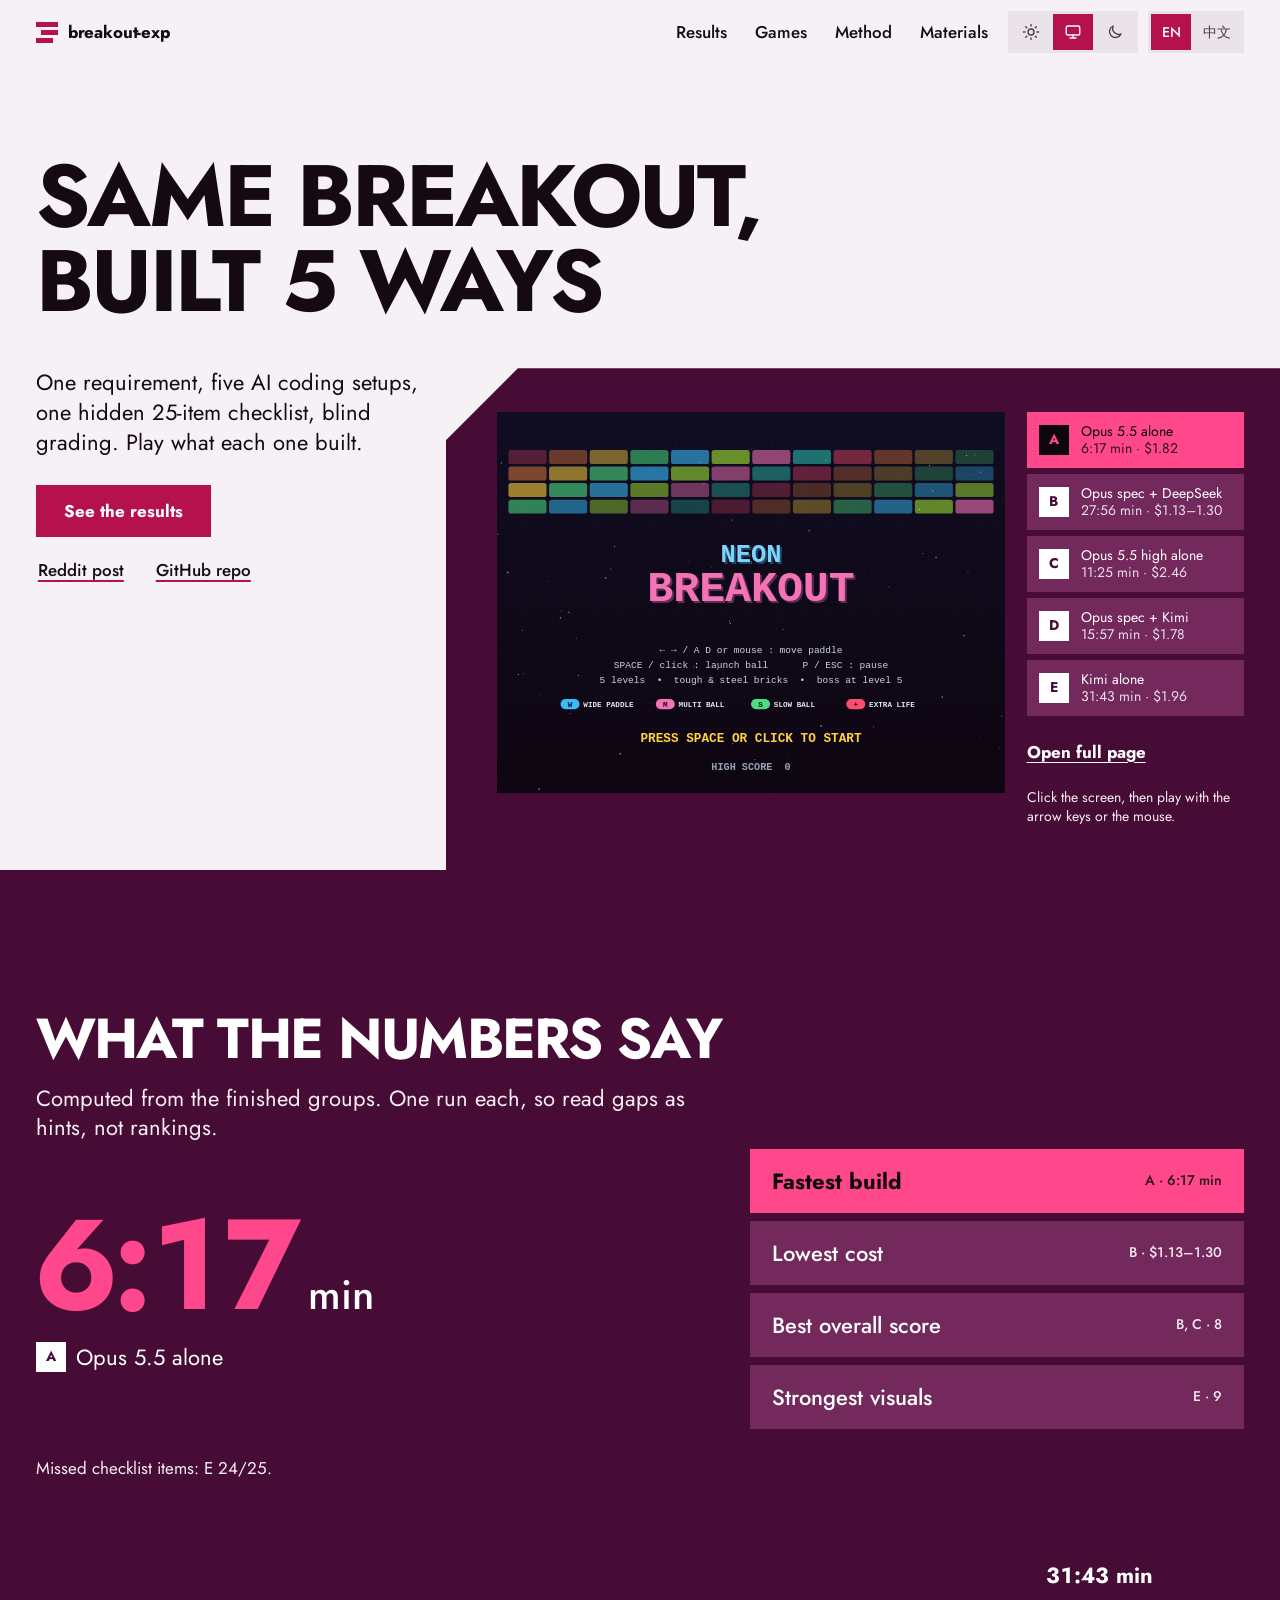
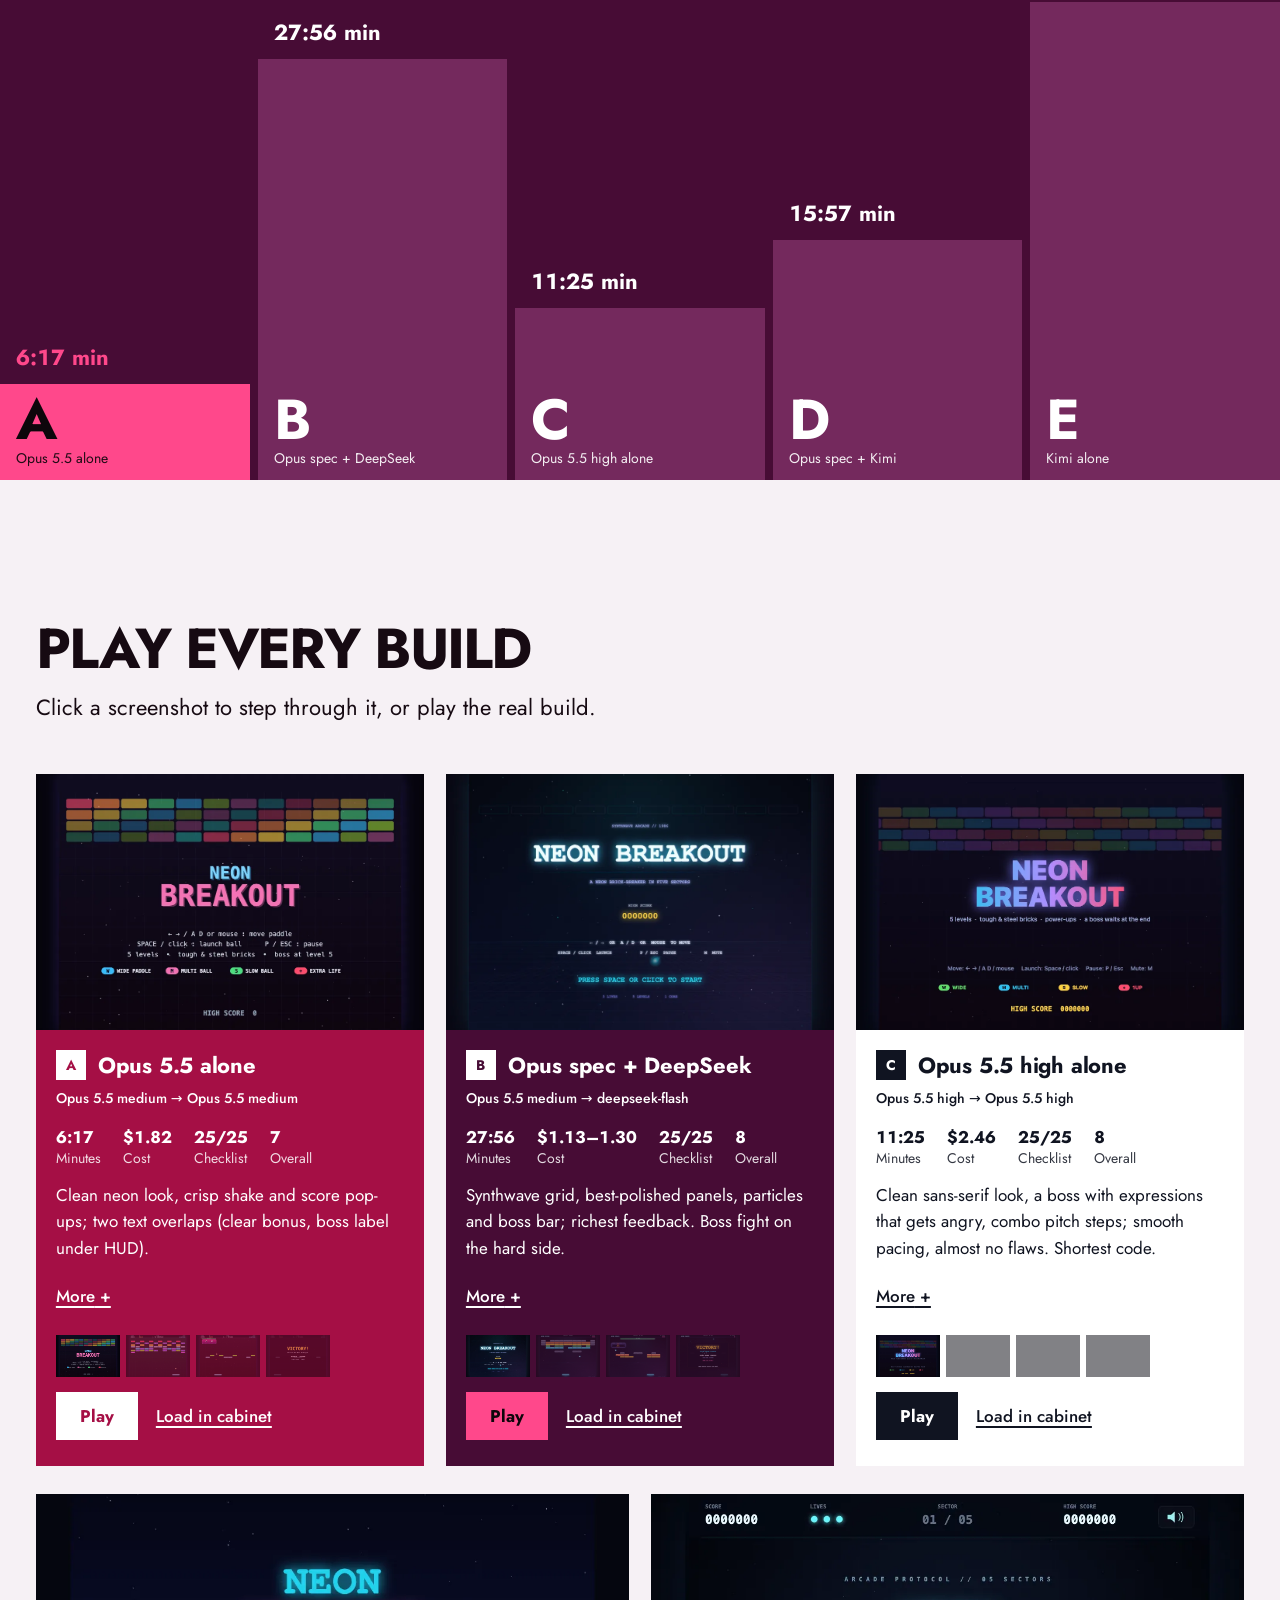
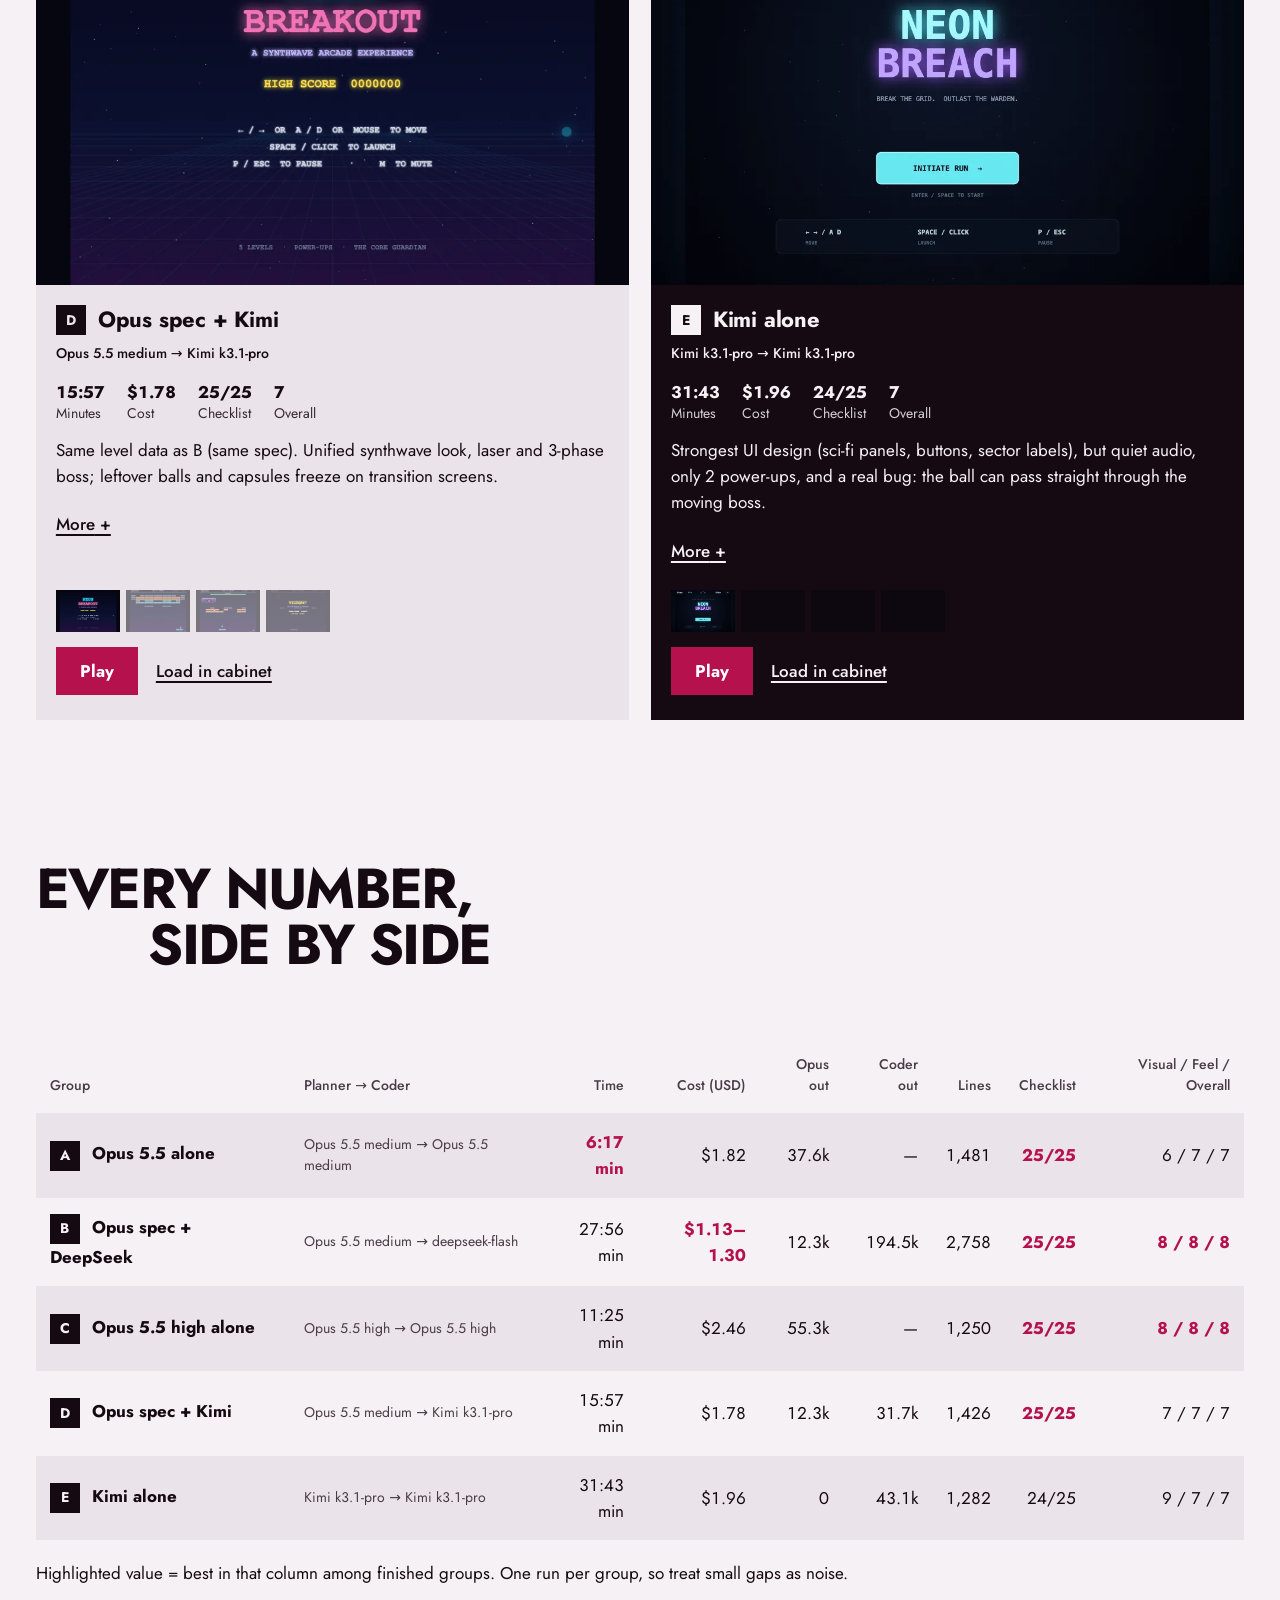
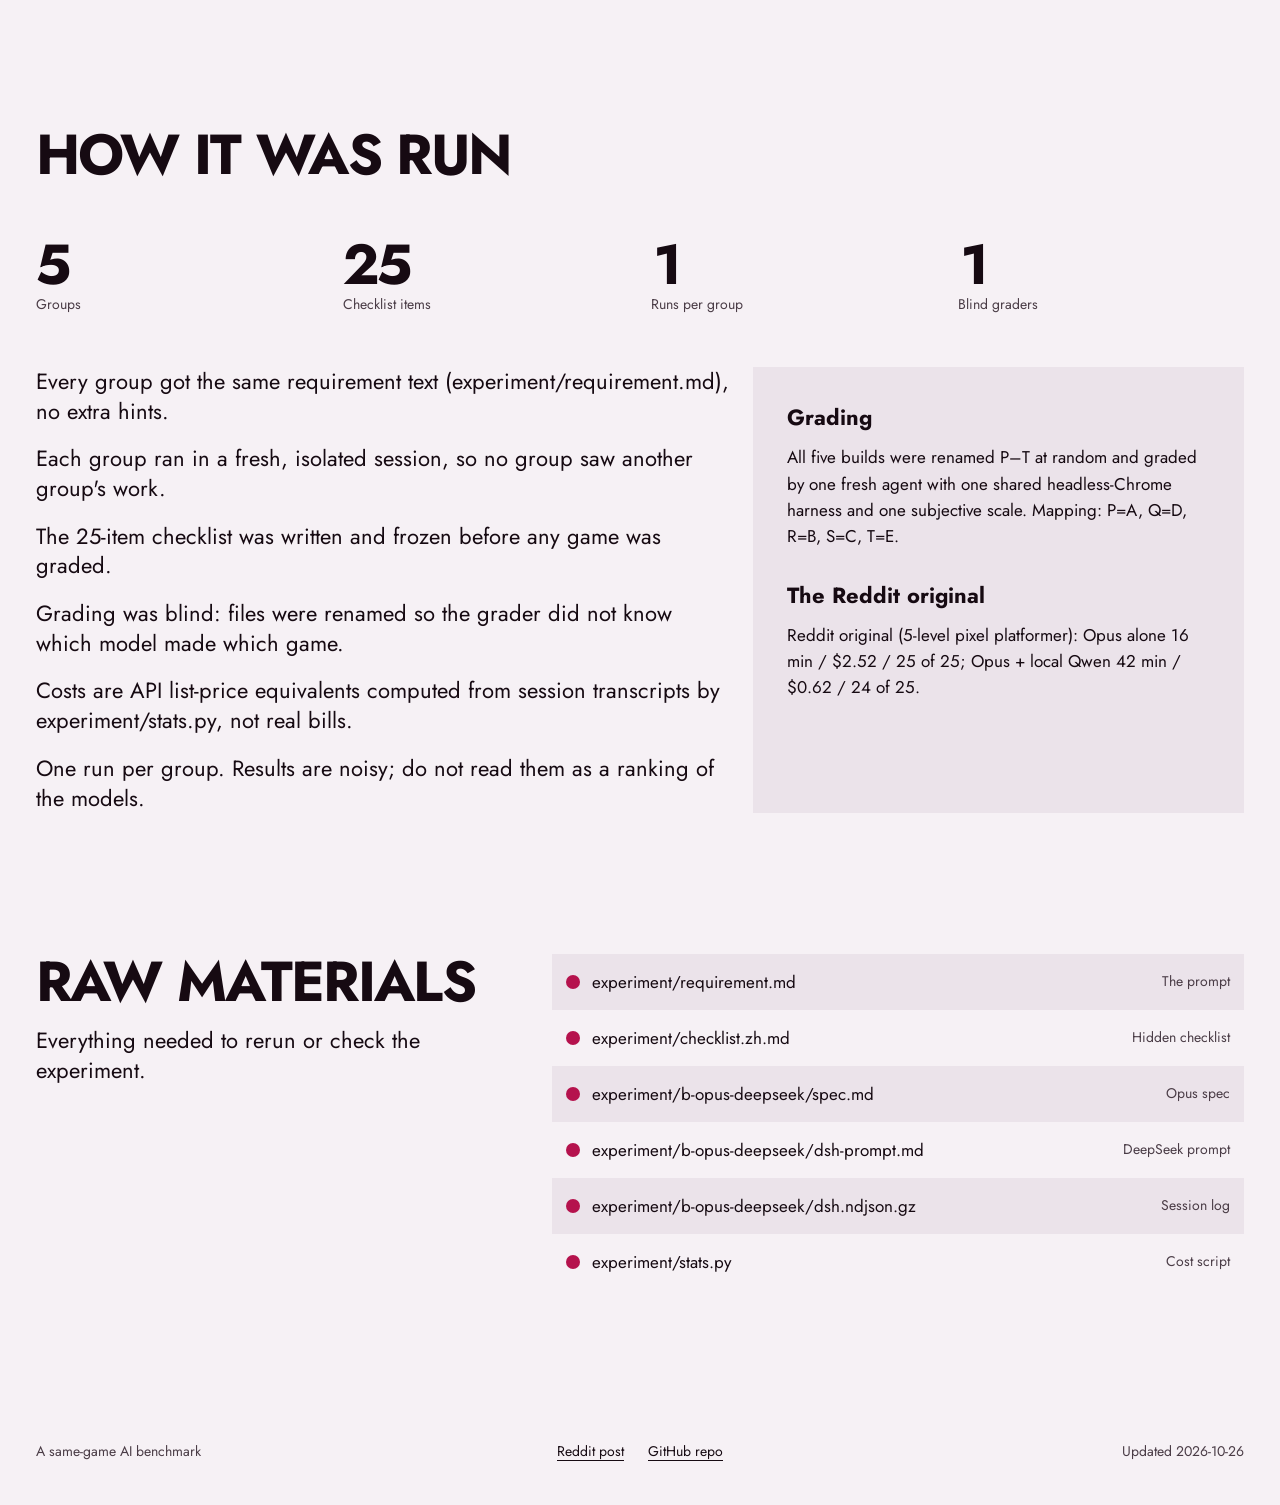
<file: index.html>
<!doctype html>
<html lang="en" data-theme="dark" data-pref="system">
<head>
<meta charset="utf-8">
<meta name="viewport" content="width=device-width,initial-scale=1">
<meta name="color-scheme" content="light dark">
<link rel="icon" href="data:,">
<title>Same Breakout game, built 5 ways</title>
<meta name="description" content="One written requirement, five AI coding setups, one hidden 25-item checklist, blind grading. Play the Breakout each one built.">
<link rel="preload" href="assets/fonts/jost-latin-700.woff2" as="font" type="font/woff2" crossorigin>
<script>
(function(){var h=document.documentElement,p="system",q=/[?&]theme=(light|dark)\b/.exec(location.search);h.className="js";
try{var s=localStorage.getItem("theme");if(s==="light"||s==="dark")p=s}catch(e){}
if(q)p=q[1];
var d=p==="dark"||(p==="system"&&window.matchMedia&&matchMedia("(prefers-color-scheme: dark)").matches);
h.setAttribute("data-theme",d?"dark":"light");h.setAttribute("data-pref",p)})();
</script>
<link rel="stylesheet" href="assets/site.css">
<script defer src="https://umami.daydayup.lat/script.js" data-website-id="a0285145-502a-4964-8763-271fb26176cc" data-domains="qingyuna.github.io"></script>
</head>
<body>
<a class="skip" href="#findings" data-t="skip">Skip to results</a>
<header class="top">
<a class="brand" href="#top"><i aria-hidden="true"><b></b><b></b><b></b></i>breakout-exp</a>
<nav class="links" id="nav" aria-label="Sections"></nav>
<div class="tools">
<div class="seg" role="group" id="themeSeg">
<button type="button" data-p="light" aria-pressed="false"><svg viewBox="0 0 24 24" aria-hidden="true"><circle cx="12" cy="12" r="4"/><path d="M12 2v2M12 20v2M4.9 4.9l1.4 1.4M17.7 17.7l1.4 1.4M2 12h2M20 12h2M4.9 19.1l1.4-1.4M17.7 6.3l1.4-1.4"/></svg></button>
<button type="button" data-p="system" aria-pressed="false"><svg viewBox="0 0 24 24" aria-hidden="true"><rect x="3" y="4" width="18" height="12" rx="2"/><path d="M8 20h8M12 16v4"/></svg></button>
<button type="button" data-p="dark" aria-pressed="false"><svg viewBox="0 0 24 24" aria-hidden="true"><path d="M20 14.5A8 8 0 0 1 9.5 4a8 8 0 1 0 10.5 10.5z"/></svg></button>
</div>
<div class="seg" role="group" id="langSeg" aria-label="Language"><button type="button" data-l="en" aria-pressed="false">EN</button><button type="button" data-l="zh" aria-pressed="false">中文</button></div>
</div>
</header>

<main id="top">
<section class="hero" aria-labelledby="h1">
<h1 id="h1" class="lines"><span class="line"><span data-line style="--i:0" id="h1a">Same Breakout,</span></span> <span class="line"><span data-line style="--i:1" id="h1b">built 5 ways</span></span></h1>
<div class="hero-side">
<p class="sub" id="sub" data-fade>One requirement, five AI coding setups, one hidden 25-item checklist, blind grading. Play what each one built.</p>
<div class="actions" data-fade><a class="btn" href="#findings" id="cta">See the results</a><a class="tlink" id="lReddit" target="_blank" rel="noopener" data-umami-event="outbound" data-umami-event-target="reddit" href="https://www.reddit.com/r/ClaudeAI/comments/1xfgyl1/same_game_built_twice_opus_alone_vs_opus_planning/">Reddit post</a><a class="tlink" id="lRepo" target="_blank" rel="noopener" data-umami-event="outbound" data-umami-event-target="github" href="https://github.com/QingYunA/breakout-exp">GitHub repo</a></div>
</div>
<div class="stage" data-ui id="stage">
<div class="cab">
<div class="screen"><iframe id="cabFrame" src="play/a-opus/" title="Breakout game A" allow="autoplay; fullscreen"></iframe></div>
<div class="pick">
<div class="pick-list" id="pick" role="group" aria-label="Choose a build"></div>
<a class="open" id="cabOpen" href="play/a-opus/" target="_blank" rel="noopener">Open full page</a>
<p class="hint" id="cabHint">Click the screen, then play with the arrow keys or the mouse.</p>
</div>
</div>
</div>
</section>

<section class="field" id="findings" aria-labelledby="hFind" hidden>
<div class="frame">
<h2 id="hFind" data-t="hFind" data-rv>What the numbers say</h2>
<p class="lead" data-t="findLead" data-rv>Computed from the finished groups. One run each, so read gaps as hints, not rankings.</p>
<div class="fig" aria-live="polite"><div class="big" id="figBig"></div><p class="claim" id="figClaim"></p></div>
<div class="picks" id="finds" role="group" aria-label="Metric"></div>
<p class="ftnote" id="ftnote"></p>
</div>
<div class="bars" id="bars" role="list"></div>
</section>

<section class="blk" id="games" aria-labelledby="hGames">
<div class="frame">
<h2 id="hGames" data-t="hCards" data-rv>Play every build</h2>
<p class="lead" data-t="cardsLead" data-rv>Click a screenshot to step through it, or play the real build.</p>
<div class="grid" id="cards"></div>
</div>
</section>

<section class="blk" id="results" aria-labelledby="hResults">
<div class="frame">
<h2 id="hResults" class="step" data-rv><span id="hRes1">Every number,</span> <span id="hRes2">side by side</span></h2>
<div class="tablewrap" id="tblreg"><table id="tbl"></table></div>
<p class="note" data-t="bestNote" data-rv></p>
</div>
</section>

<section class="blk" id="method" aria-labelledby="hMethod">
<div class="frame">
<h2 id="hMethod" data-t="hMethod" data-rv>How it was run</h2>
<div class="facts" id="facts"></div>
<div class="mbody">
<ul class="mlist" id="mlist"></ul>
<div class="two">
<div data-rv><h3 data-t="hGrade">Grading</h3><p id="grading"></p></div>
<div data-rv><h3 data-t="hOrig">The Reddit original</h3><p id="origIn"></p></div>
</div>
</div>
</div>
</section>

<section class="blk" id="raw" aria-labelledby="hRaw">
<div class="frame rawgrid">
<div>
<h2 id="hRaw" data-t="hRaw" data-rv>Raw materials</h2>
<p class="lead" data-t="rawLead" data-rv>Everything needed to rerun or check the experiment.</p>
</div>
<ul class="raw" id="rawList"></ul>
</div>
</section>
<div id="err" role="alert"></div>
<noscript><section class="blk"><div class="frame"><p>This page needs JavaScript for the tables. The games run without it: <a href="play/a-opus/">A</a> · <a href="play/b-opus-deepseek/">B</a> · <a href="play/c-opus-high/">C</a> · <a href="play/d-opus-kimi/">D</a> · <a href="play/e-kimi/">E</a> · <a href="data/results.json">results.json</a> · <a href="https://github.com/QingYunA/breakout-exp">GitHub</a></p></div></section></noscript>
</main>

<footer class="foot">
<span id="fDesc">A same-game AI benchmark</span>
<nav id="fLinks" aria-label="Links"></nav>
<span id="upd" class="r"></span>
</footer>
<script src="assets/site.js"></script>
</body>
</html>
</file>
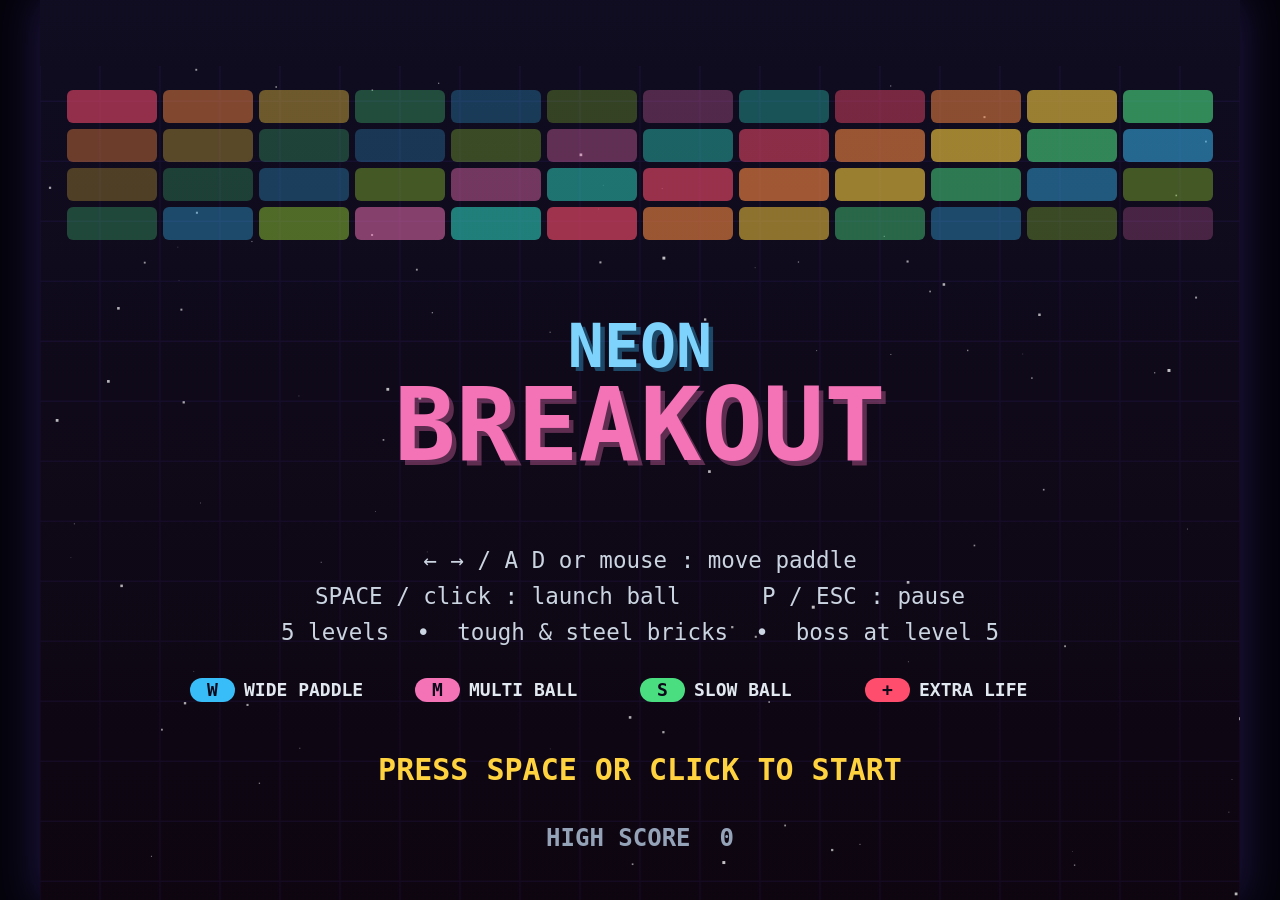
<file: play/a-opus/index.html>
<!DOCTYPE html>
<html lang="en">
<head>
<meta charset="utf-8">
<meta name="viewport" content="width=device-width, initial-scale=1">
<title>Neon Breakout</title>
<style>
  html, body {
    margin: 0;
    height: 100%;
    background: #05040c;
    overflow: hidden;
  }
  body {
    display: flex;
    align-items: center;
    justify-content: center;
  }
  canvas {
    display: block;
    background: #0b0a1a;
    box-shadow: 0 0 40px rgba(120, 80, 255, 0.25);
    cursor: none;
    touch-action: none;
  }
</style>
</head>
<body>
<canvas id="game"></canvas>
<script>
(() => {
'use strict';

// ---------------------------------------------------------------------------
// Constants
// ---------------------------------------------------------------------------
const W = 800;
const H = 600;
const HUD_H = 44;
const STEP = 1 / 120;             // fixed simulation step (seconds)
const MAX_FRAME = 0.25;           // clamp for long frames (tab switch etc.)

const BALL_R = 7;
const PADDLE_Y = 560;
const PADDLE_H = 14;
const PADDLE_W = 104;
const PADDLE_W_WIDE = 168;
const PADDLE_KEY_SPEED = 640;

const BASE_SPEED = 330;           // level 1 starting ball speed (px/s)
const SPEED_PER_LEVEL = 22;
const SPEED_RAMP = 3.2;           // px/s gained per second of play
const SPEED_CAP = 590;
const MIN_VY_RATIO = 0.32;        // |vy| must stay >= this fraction of speed
const MAX_BOUNCE_ANGLE = Math.PI / 3; // 60 degrees from vertical

const COLS = 12;
const BRICK_W = 60;
const BRICK_H = 22;
const BRICK_GAP = 4;
const GRID_X = (W - (COLS * (BRICK_W + BRICK_GAP) - BRICK_GAP)) / 2;
const GRID_Y = 82;

const START_LIVES = 3;
const MAX_LIVES = 5;
const MAX_BALLS = 9;
const WIDE_TIME = 12;
const SLOW_TIME = 10;
const SLOW_FACTOR = 0.68;
const DROP_CHANCE = 0.17;

const HS_KEY = 'neonBreakout.highScore';

// Level layouts. '.' empty, '1' normal, '2' / '3' tough (hits), '#' indestructible.
const LEVELS = [
  {
    name: 'Warm Up',
    hue: 220,
    rows: [
      '222222222222',
      '111111111111',
      '111111111111',
      '111111111111',
      '111111111111',
    ],
  },
  {
    name: 'Pyramid',
    hue: 280,
    rows: [
      '.....33.....',
      '....2112....',
      '...211112...',
      '..21111112..',
      '.2111111112.',
      '211111111112',
      '#....##....#',
    ],
  },
  {
    name: 'Checkpoint',
    hue: 170,
    rows: [
      '1.1.1.1.1.1.',
      '.2.2.2.2.2.2',
      '1.1.1.1.1.1.',
      '##..####..##',
      '.1212..2121.',
      '121212121212',
      '3..........3',
    ],
  },
  {
    name: 'Fortress',
    hue: 10,
    rows: [
      '#..........#',
      '#.33333333.#',
      '#.2111111211',
      '#.21.33.12.#',
      '1121111112.#',
      '#.22222222.#',
      '#..........#',
      '####....####',
    ],
  },
  {
    name: 'The Core',
    hue: 320,
    boss: true,
    rows: [
      '............',
      '............',
      '............',
      '............',
      '............',
      '1.1.1..1.1.1',
      '.#...##...#.',
    ],
  },
];

const ROW_COLORS = ['#ff4d6d', '#ff8c42', '#ffd23f', '#4ade80', '#38bdf8', '#a3e635', '#f472b6', '#2dd4bf'];

const POWERUPS = {
  W: { color: '#38bdf8', label: 'W', name: 'WIDE PADDLE', weight: 4 },
  M: { color: '#f472b6', label: 'M', name: 'MULTI BALL', weight: 4 },
  S: { color: '#4ade80', label: 'S', name: 'SLOW BALL', weight: 3 },
  L: { color: '#ff4d6d', label: '+', name: 'EXTRA LIFE', weight: 1 },
};

// ---------------------------------------------------------------------------
// Canvas & scaling
// ---------------------------------------------------------------------------
const canvas = document.getElementById('game');
const ctx = canvas.getContext('2d');
let viewScale = 1;

function resize() {
  const dpr = window.devicePixelRatio || 1;
  viewScale = Math.min(window.innerWidth / W, window.innerHeight / H);
  const cssW = Math.floor(W * viewScale);
  const cssH = Math.floor(H * viewScale);
  canvas.style.width = cssW + 'px';
  canvas.style.height = cssH + 'px';
  canvas.width = Math.round(cssW * dpr);
  canvas.height = Math.round(cssH * dpr);
}
window.addEventListener('resize', resize);
resize();

// ---------------------------------------------------------------------------
// Audio (Web Audio API, synthesized)
// ---------------------------------------------------------------------------
const Sound = (() => {
  let ac = null;
  let master = null;
  let noiseBuf = null;

  function ensure() {
    if (!ac) {
      const AC = window.AudioContext || window.webkitAudioContext;
      if (!AC) return null;
      ac = new AC();
      master = ac.createGain();
      master.gain.value = 0.35;
      master.connect(ac.destination);
      noiseBuf = ac.createBuffer(1, ac.sampleRate * 0.5, ac.sampleRate);
      const d = noiseBuf.getChannelData(0);
      for (let i = 0; i < d.length; i++) d[i] = Math.random() * 2 - 1;
    }
    if (ac.state === 'suspended') ac.resume();
    return ac;
  }

  function tone(freq, dur, opts = {}) {
    if (!ac || ac.state !== 'running') return;
    const t = ac.currentTime + (opts.delay || 0);
    const osc = ac.createOscillator();
    const g = ac.createGain();
    osc.type = opts.type || 'square';
    osc.frequency.setValueAtTime(freq, t);
    if (opts.slide) osc.frequency.exponentialRampToValueAtTime(opts.slide, t + dur);
    const vol = opts.vol == null ? 0.3 : opts.vol;
    g.gain.setValueAtTime(0.0001, t);
    g.gain.exponentialRampToValueAtTime(vol, t + 0.005);
    g.gain.exponentialRampToValueAtTime(0.0001, t + dur);
    osc.connect(g).connect(master);
    osc.start(t);
    osc.stop(t + dur + 0.02);
  }

  function noise(dur, opts = {}) {
    if (!ac || ac.state !== 'running') return;
    const t = ac.currentTime + (opts.delay || 0);
    const src = ac.createBufferSource();
    src.buffer = noiseBuf;
    const f = ac.createBiquadFilter();
    f.type = 'lowpass';
    f.frequency.setValueAtTime(opts.freq || 2000, t);
    if (opts.slide) f.frequency.exponentialRampToValueAtTime(opts.slide, t + dur);
    const g = ac.createGain();
    g.gain.setValueAtTime(opts.vol || 0.4, t);
    g.gain.exponentialRampToValueAtTime(0.0001, t + dur);
    src.connect(f).connect(g).connect(master);
    src.start(t);
    src.stop(t + dur + 0.02);
  }

  return {
    unlock: ensure,
    paddle() { tone(330, 0.08, { type: 'square', vol: 0.2, slide: 440 }); },
    wall() { tone(220, 0.04, { type: 'triangle', vol: 0.15 }); },
    brick(pitch) { tone(520 + pitch * 40, 0.09, { type: 'square', vol: 0.18, slide: 900 + pitch * 40 }); },
    tough() { tone(180, 0.1, { type: 'sawtooth', vol: 0.2, slide: 120 }); noise(0.06, { freq: 3000, vol: 0.15 }); },
    metal() { tone(1400, 0.12, { type: 'triangle', vol: 0.12 }); tone(2100, 0.08, { type: 'sine', vol: 0.08 }); },
    powerup() { [523, 659, 784, 1047].forEach((f, i) => tone(f, 0.1, { type: 'square', vol: 0.15, delay: i * 0.06 })); },
    launch() { tone(440, 0.12, { type: 'sine', vol: 0.2, slide: 880 }); },
    loseLife() { tone(400, 0.5, { type: 'sawtooth', vol: 0.25, slide: 60 }); noise(0.4, { freq: 800, slide: 100, vol: 0.2 }); },
    levelClear() { [523, 659, 784, 1047, 1319].forEach((f, i) => tone(f, 0.18, { type: 'square', vol: 0.16, delay: i * 0.09 })); },
    bossHit() { tone(110, 0.15, { type: 'sawtooth', vol: 0.3, slide: 55 }); noise(0.15, { freq: 1500, vol: 0.25 }); },
    bossShoot() { tone(900, 0.18, { type: 'sawtooth', vol: 0.12, slide: 200 }); },
    stun() { tone(150, 0.3, { type: 'square', vol: 0.2, slide: 80 }); noise(0.2, { freq: 1200, vol: 0.2 }); },
    explode() { noise(1.2, { freq: 3000, slide: 60, vol: 0.5 }); tone(80, 1.0, { type: 'sawtooth', vol: 0.3, slide: 30 }); },
    victory() { [523, 659, 784, 659, 784, 1047, 1319, 1568].forEach((f, i) => tone(f, 0.22, { type: 'square', vol: 0.15, delay: i * 0.12 })); },
    gameOver() { [392, 330, 262, 196].forEach((f, i) => tone(f, 0.3, { type: 'triangle', vol: 0.25, delay: i * 0.22 })); },
    pause() { tone(660, 0.06, { type: 'sine', vol: 0.15 }); },
  };
})();

// ---------------------------------------------------------------------------
// Utilities
// ---------------------------------------------------------------------------
const clamp = (v, a, b) => (v < a ? a : v > b ? b : v);
const rand = (a, b) => a + Math.random() * (b - a);
const lerp = (a, b, t) => a + (b - a) * t;

function loadHighScore() {
  try {
    return parseInt(localStorage.getItem(HS_KEY), 10) || 0;
  } catch (e) {
    return 0;
  }
}
function saveHighScore(v) {
  try {
    localStorage.setItem(HS_KEY, String(v));
  } catch (e) {
    /* storage unavailable (private mode) – keep in memory only */
  }
}

// Circle vs axis-aligned rectangle. Returns contact normal + penetration or null.
function circleRect(cx, cy, r, rx, ry, rw, rh) {
  const nx = clamp(cx, rx, rx + rw);
  const ny = clamp(cy, ry, ry + rh);
  let dx = cx - nx;
  let dy = cy - ny;
  const d2 = dx * dx + dy * dy;
  if (d2 > r * r) return null;
  if (d2 > 1e-9) {
    const d = Math.sqrt(d2);
    return { nx: dx / d, ny: dy / d, depth: r - d };
  }
  // Center is inside the rectangle: push out along the shallowest side.
  const left = cx - rx;
  const right = rx + rw - cx;
  const top = cy - ry;
  const bottom = ry + rh - cy;
  const m = Math.min(left, right, top, bottom);
  if (m === top) return { nx: 0, ny: -1, depth: top + r };
  if (m === bottom) return { nx: 0, ny: 1, depth: bottom + r };
  if (m === left) return { nx: -1, ny: 0, depth: left + r };
  return { nx: 1, ny: 0, depth: right + r };
}

// ---------------------------------------------------------------------------
// Game state
// ---------------------------------------------------------------------------
const game = {
  state: 'title',          // title | play | paused | levelclear | gameover | victory
  stateTime: 0,
  levelIndex: 0,
  score: 0,
  highScore: loadHighScore(),
  newHigh: false,
  lives: START_LIVES,
  levelTime: 0,
  bricks: [],
  balls: [],
  powerups: [],
  particles: [],
  floaters: [],
  bullets: [],
  boss: null,
  shake: 0,
  flash: 0,
  wideTimer: 0,
  slowTimer: 0,
  stunTimer: 0,
  sinceLastPaddle: 0,
  time: 0,
  banner: null,
};

const paddle = { x: W / 2, w: PADDLE_W, targetW: PADDLE_W, vx: 0 };

const input = {
  left: false,
  right: false,
  mouseX: null,
  usingMouse: false,
};

const stars = Array.from({ length: 90 }, () => ({
  x: Math.random() * W,
  y: HUD_H + Math.random() * (H - HUD_H),
  z: rand(0.2, 1),
}));

function currentSpeed() {
  const base = BASE_SPEED + SPEED_PER_LEVEL * game.levelIndex;
  const s = Math.min(SPEED_CAP, base + game.levelTime * SPEED_RAMP);
  return game.slowTimer > 0 ? s * SLOW_FACTOR : s;
}

function addScore(n) {
  game.score += n;
  if (game.score > game.highScore) {
    game.highScore = game.score;
    game.newHigh = true;
    saveHighScore(game.highScore);
  }
}

function buildLevel(index) {
  const def = LEVELS[index];
  const bricks = [];
  def.rows.forEach((row, r) => {
    for (let c = 0; c < COLS; c++) {
      const ch = row[c];
      if (!ch || ch === '.') continue;
      const b = {
        x: GRID_X + c * (BRICK_W + BRICK_GAP),
        y: GRID_Y + r * (BRICK_H + BRICK_GAP),
        w: BRICK_W,
        h: BRICK_H,
        row: r,
        flash: 0,
        seed: Math.random() * 1000,
        alive: true,
      };
      if (ch === '#') {
        b.type = 'steel';
        b.hp = Infinity;
        b.maxHp = Infinity;
      } else {
        const hp = parseInt(ch, 10);
        b.type = hp > 1 ? 'tough' : 'normal';
        b.hp = hp;
        b.maxHp = hp;
      }
      bricks.push(b);
    }
  });
  if (index === LEVELS.length - 1) {
    // Shift boss-level cover bricks lower so the boss has room up top.
    bricks.forEach((b) => { b.y += 70; });
  }
  return bricks;
}

function makeBoss() {
  return {
    x: W / 2 - 100,
    y: 70,
    w: 200,
    h: 64,
    hp: 40,
    maxHp: 40,
    dir: 1,
    speed: 90,
    flash: 0,
    shootTimer: 2.5,
    phaseTime: 0,
    dead: false,
    deathTimer: 0,
  };
}

function newBall(stuck) {
  return {
    x: paddle.x,
    y: PADDLE_Y - BALL_R - 1,
    vx: 0,
    vy: 0,
    stuck,
    stuckOffset: rand(-12, 12),
    trail: [],
  };
}

function resetPaddleAndBall() {
  paddle.x = input.usingMouse && input.mouseX != null ? clamp(input.mouseX, paddle.w / 2, W - paddle.w / 2) : W / 2;
  game.balls = [newBall(true)];
  game.powerups = [];
  game.bullets = [];
  game.wideTimer = 0;
  game.slowTimer = 0;
  game.stunTimer = 0;
  paddle.targetW = PADDLE_W;
  game.sinceLastPaddle = 0;
}

function startLevel(index) {
  game.levelIndex = index;
  game.bricks = buildLevel(index);
  game.boss = LEVELS[index].boss ? makeBoss() : null;
  game.levelTime = 0;
  game.particles = [];
  game.floaters = [];
  paddle.w = PADDLE_W;
  resetPaddleAndBall();
  game.banner = { text: 'LEVEL ' + (index + 1), sub: LEVELS[index].name, t: 2.2 };
  setState('play');
}

function startRun() {
  game.score = 0;
  game.lives = START_LIVES;
  game.newHigh = false;
  startLevel(0);
}

function setState(s) {
  game.state = s;
  game.stateTime = 0;
}

function launchBalls() {
  let launched = false;
  for (const b of game.balls) {
    if (!b.stuck) continue;
    b.stuck = false;
    const off = clamp(b.stuckOffset / (paddle.w / 2), -1, 1) * 0.5 + rand(-0.12, 0.12);
    const ang = off * MAX_BOUNCE_ANGLE;
    const s = currentSpeed();
    b.vx = Math.sin(ang) * s;
    b.vy = -Math.cos(ang) * s;
    launched = true;
  }
  if (launched) Sound.launch();
}

// ---------------------------------------------------------------------------
// Effects
// ---------------------------------------------------------------------------
function burst(x, y, color, count, power = 1) {
  for (let i = 0; i < count; i++) {
    const a = Math.random() * Math.PI * 2;
    const sp = rand(40, 220) * power;
    game.particles.push({
      x, y,
      vx: Math.cos(a) * sp,
      vy: Math.sin(a) * sp,
      life: rand(0.35, 0.8),
      max: 0.8,
      size: rand(1.5, 3.5),
      color,
    });
  }
  if (game.particles.length > 900) game.particles.splice(0, game.particles.length - 900);
}

function floater(x, y, text, color) {
  game.floaters.push({ x, y, text, color, t: 0.9 });
}

function shake(amount) {
  game.shake = Math.max(game.shake, amount);
}

// ---------------------------------------------------------------------------
// Bricks & boss
// ---------------------------------------------------------------------------
function brickColor(b) {
  if (b.type === 'tough') return b.maxHp >= 3 ? '#d946ef' : '#8b5cf6';
  return ROW_COLORS[b.row % ROW_COLORS.length];
}

function hitBrick(b) {
  b.flash = 0.12;
  const cx = b.x + b.w / 2;
  const cy = b.y + b.h / 2;
  if (b.type === 'steel') {
    Sound.metal();
    burst(cx, cy, '#cbd5e1', 4, 0.5);
    return;
  }
  b.hp -= 1;
  if (b.hp > 0) {
    Sound.tough();
    addScore(20);
    burst(cx, cy, brickColor(b), 6, 0.6);
    shake(2);
    return;
  }
  b.alive = false;
  const pts = b.maxHp > 1 ? 50 * b.maxHp : 10 * (1 + Math.floor((LEVELS[game.levelIndex].rows.length - b.row) / 2));
  addScore(pts);
  floater(cx, cy, '+' + pts, brickColor(b));
  Sound.brick(Math.max(0, 6 - b.row));
  burst(cx, cy, brickColor(b), 16);
  shake(b.maxHp > 1 ? 5 : 2.5);
  maybeDrop(cx, cy);
}

function maybeDrop(x, y) {
  if (Math.random() > DROP_CHANCE) return;
  const pool = [];
  for (const k in POWERUPS) for (let i = 0; i < POWERUPS[k].weight; i++) pool.push(k);
  let kind = pool[Math.floor(Math.random() * pool.length)];
  if (kind === 'L' && game.lives >= MAX_LIVES) kind = 'W';
  game.powerups.push({ x, y, kind, vy: 120, t: 0 });
}

function breakableLeft() {
  return game.bricks.some((b) => b.alive && b.type !== 'steel');
}

function hitBoss(boss) {
  if (boss.dead) return;
  boss.hp -= 1;
  boss.flash = 0.15;
  addScore(50);
  Sound.bossHit();
  shake(6);
  burst(boss.x + boss.w / 2, boss.y + boss.h, '#ff4d6d', 14, 0.9);
  if (boss.hp <= 0) {
    boss.hp = 0;
    boss.dead = true;
    boss.deathTimer = 0;
    addScore(2000);
    floater(boss.x + boss.w / 2, boss.y + boss.h / 2, '+2000', '#ffd23f');
    Sound.explode();
    shake(18);
    game.flash = 0.6;
    for (let i = 0; i < 6; i++) {
      burst(boss.x + rand(0, boss.w), boss.y + rand(0, boss.h), i % 2 ? '#ffd23f' : '#ff4d6d', 40, 2);
    }
    game.bullets = [];
  }
}

function updateBoss(dt) {
  const boss = game.boss;
  if (!boss) return;
  boss.flash = Math.max(0, boss.flash - dt);
  if (boss.dead) {
    boss.deathTimer += dt;
    if (Math.random() < 0.5) burst(boss.x + rand(0, boss.w), boss.y + rand(0, boss.h), '#ffd23f', 6, 1.5);
    return;
  }
  const rage = 1 - boss.hp / boss.maxHp; // 0 → 1 as it gets hurt
  boss.phaseTime += dt;
  const sp = boss.speed + rage * 120;
  boss.x += boss.dir * sp * dt;
  if (boss.x < 20) { boss.x = 20; boss.dir = 1; }
  if (boss.x + boss.w > W - 20) { boss.x = W - 20 - boss.w; boss.dir = -1; }
  boss.y = 70 + Math.sin(boss.phaseTime * 1.3) * 10;

  // Keep stuck balls from being involved; fire only when someone is in play.
  if (game.balls.some((b) => !b.stuck)) {
    boss.shootTimer -= dt;
    if (boss.shootTimer <= 0) {
      const ox = boss.x + boss.w / 2;
      const oy = boss.y + boss.h;
      const shots = rage > 0.5 ? 3 : 1;
      for (let i = 0; i < shots; i++) {
        const spread = shots === 1 ? 0 : (i - 1) * 0.28;
        const ang = Math.atan2(PADDLE_Y - oy, paddle.x - ox) + spread;
        const v = 220 + rage * 80;
        game.bullets.push({ x: ox, y: oy, vx: Math.cos(ang) * v, vy: Math.sin(ang) * v, r: 6 });
      }
      Sound.bossShoot();
      boss.shootTimer = lerp(2.4, 1.2, rage) + rand(0, 0.6);
    }
  }
}

function updateBullets(dt) {
  for (const bl of game.bullets) {
    bl.x += bl.vx * dt;
    bl.y += bl.vy * dt;
    const px = paddle.x - paddle.w / 2;
    if (!bl.dead && circleRect(bl.x, bl.y, bl.r, px, PADDLE_Y, paddle.w, PADDLE_H)) {
      bl.dead = true;
      game.stunTimer = 1.2;
      Sound.stun();
      shake(8);
      burst(bl.x, bl.y, '#ff4d6d', 20, 1);
      floater(paddle.x, PADDLE_Y - 20, 'STUNNED!', '#ff4d6d');
    }
    if (bl.y > H + 20 || bl.x < -20 || bl.x > W + 20) bl.dead = true;
  }
  game.bullets = game.bullets.filter((b) => !b.dead);
}

// ---------------------------------------------------------------------------
// Ball physics
// ---------------------------------------------------------------------------
function normalizeVelocity(b, speed) {
  let len = Math.hypot(b.vx, b.vy);
  if (len < 1e-6) { b.vx = 0; b.vy = -1; len = 1; }
  b.vx = (b.vx / len) * speed;
  b.vy = (b.vy / len) * speed;
  // Never allow a (near-)horizontal trajectory.
  const minVy = speed * MIN_VY_RATIO;
  if (Math.abs(b.vy) < minVy) {
    const sy = b.vy >= 0 ? 1 : -1;
    b.vy = sy * minVy;
    b.vx = Math.sign(b.vx || 1) * Math.sqrt(speed * speed - minVy * minVy);
  }
}

function reflect(b, nx, ny) {
  const dot = b.vx * nx + b.vy * ny;
  if (dot < 0) {
    b.vx -= 2 * dot * nx;
    b.vy -= 2 * dot * ny;
    return true;
  }
  return false;
}

function paddleBounce(b) {
  const px = paddle.x - paddle.w / 2;
  const c = circleRect(b.x, b.y, BALL_R, px, PADDLE_Y, paddle.w, PADDLE_H);
  if (!c) return;
  if (c.ny < -0.3 && b.vy > 0 && b.y < PADDLE_Y + PADDLE_H / 2) {
    // Top surface: bounce angle depends on hit position.
    const off = clamp((b.x - paddle.x) / (paddle.w / 2), -1, 1);
    const ang = off * MAX_BOUNCE_ANGLE;
    const s = currentSpeed();
    b.vx = Math.sin(ang) * s;
    b.vy = -Math.cos(ang) * s;
    b.y = PADDLE_Y - BALL_R - 0.1;
    Sound.paddle();
    burst(b.x, PADDLE_Y, '#7dd3fc', 5, 0.4);
    game.sinceLastPaddle = 0;
  } else {
    // Side hit: push out horizontally, deflect away.
    b.x += c.nx * c.depth;
    b.y += c.ny * c.depth;
    if (c.nx !== 0) b.vx = Math.abs(b.vx) * Math.sign(c.nx) + paddle.vx * 0.3;
    else reflect(b, c.nx, c.ny);
  }
}

function collideBricks(b) {
  let hitAny = false;
  for (const br of game.bricks) {
    if (!br.alive) continue;
    // Cheap bounds reject
    if (b.x + BALL_R < br.x || b.x - BALL_R > br.x + br.w || b.y + BALL_R < br.y || b.y - BALL_R > br.y + br.h) continue;
    const c = circleRect(b.x, b.y, BALL_R, br.x, br.y, br.w, br.h);
    if (!c) continue;
    b.x += c.nx * c.depth;
    b.y += c.ny * c.depth;
    reflect(b, c.nx, c.ny);
    hitBrick(br);
    hitAny = true;
  }
  const boss = game.boss;
  if (boss && !boss.dead) {
    const c = circleRect(b.x, b.y, BALL_R, boss.x, boss.y, boss.w, boss.h);
    if (c) {
      b.x += c.nx * c.depth;
      b.y += c.ny * c.depth;
      if (!reflect(b, c.nx, c.ny)) {
        // Boss moved into the ball: make sure the ball heads away from it.
        if (c.nx !== 0) b.vx = Math.abs(b.vx) * Math.sign(c.nx);
        if (c.ny !== 0) b.vy = Math.abs(b.vy) * Math.sign(c.ny);
      }
      hitBoss(boss);
      hitAny = true;
    }
  }
  return hitAny;
}

function stepBall(b, dt) {
  if (b.stuck) {
    b.x = clamp(paddle.x + b.stuckOffset, paddle.x - paddle.w / 2 + BALL_R, paddle.x + paddle.w / 2 - BALL_R);
    b.y = PADDLE_Y - BALL_R - 1;
    return;
  }
  const speed = currentSpeed();
  normalizeVelocity(b, speed);
  const dist = speed * dt;
  const sub = Math.max(1, Math.ceil(dist / (BALL_R * 0.5)));
  const sdt = dt / sub;
  for (let i = 0; i < sub; i++) {
    b.x += b.vx * sdt;
    b.y += b.vy * sdt;
    // Walls
    if (b.x - BALL_R < 0) { b.x = BALL_R; b.vx = Math.abs(b.vx); Sound.wall(); }
    if (b.x + BALL_R > W) { b.x = W - BALL_R; b.vx = -Math.abs(b.vx); Sound.wall(); }
    if (b.y - BALL_R < HUD_H) { b.y = HUD_H + BALL_R; b.vy = Math.abs(b.vy); Sound.wall(); }
    if (collideBricks(b)) normalizeVelocity(b, speed);
    if (b.vy > 0 || b.y > PADDLE_Y - BALL_R * 2) paddleBounce(b);
    if (b.y - BALL_R > H) { b.lost = true; return; }
  }
  normalizeVelocity(b, speed);
  b.trail.push(b.x, b.y);
  if (b.trail.length > 16) b.trail.splice(0, 2);
}

// ---------------------------------------------------------------------------
// Power-ups
// ---------------------------------------------------------------------------
function applyPowerup(kind) {
  const p = POWERUPS[kind];
  addScore(50);
  Sound.powerup();
  floater(paddle.x, PADDLE_Y - 24, p.name, p.color);
  burst(paddle.x, PADDLE_Y, p.color, 20, 0.8);
  if (kind === 'W') {
    game.wideTimer = WIDE_TIME;
    paddle.targetW = PADDLE_W_WIDE;
  } else if (kind === 'S') {
    game.slowTimer = SLOW_TIME;
  } else if (kind === 'L') {
    game.lives = Math.min(MAX_LIVES, game.lives + 1);
  } else if (kind === 'M') {
    const s = currentSpeed();
    const source = game.balls.slice();
    for (const b of source) {
      if (game.balls.length >= MAX_BALLS) break;
      if (b.stuck) {
        // Release the stuck ball as well so multi-ball is immediately useful.
        b.stuck = false;
        b.vx = 0;
        b.vy = -s;
      }
      const base = Math.atan2(b.vx, -b.vy);
      for (const d of [-0.45, 0.45]) {
        if (game.balls.length >= MAX_BALLS) break;
        const a = base + d;
        game.balls.push({ x: b.x, y: b.y, vx: Math.sin(a) * s, vy: -Math.abs(Math.cos(a) * s), stuck: false, trail: [] });
      }
    }
  }
}

function updatePowerups(dt) {
  const px = paddle.x - paddle.w / 2;
  for (const p of game.powerups) {
    p.t += dt;
    p.y += p.vy * dt;
    if (!p.dead && p.y + 9 >= PADDLE_Y && p.y - 9 <= PADDLE_Y + PADDLE_H && p.x + 18 >= px && p.x - 18 <= px + paddle.w) {
      p.dead = true;
      applyPowerup(p.kind);
    }
    if (p.y > H + 20) p.dead = true;
  }
  game.powerups = game.powerups.filter((p) => !p.dead);

  if (game.wideTimer > 0) {
    game.wideTimer -= dt;
    if (game.wideTimer <= 0) { game.wideTimer = 0; paddle.targetW = PADDLE_W; }
  }
  if (game.slowTimer > 0) game.slowTimer = Math.max(0, game.slowTimer - dt);
}

// ---------------------------------------------------------------------------
// Update
// ---------------------------------------------------------------------------
function updatePaddle(dt) {
  const prev = paddle.x;
  paddle.w = lerp(paddle.w, paddle.targetW, Math.min(1, dt * 10));
  if (game.stunTimer > 0) {
    game.stunTimer = Math.max(0, game.stunTimer - dt);
  } else if (input.left || input.right) {
    input.usingMouse = false;
    paddle.x += ((input.right ? 1 : 0) - (input.left ? 1 : 0)) * PADDLE_KEY_SPEED * dt;
  } else if (input.usingMouse && input.mouseX != null) {
    paddle.x = input.mouseX;
  }
  paddle.x = clamp(paddle.x, paddle.w / 2, W - paddle.w / 2);
  paddle.vx = (paddle.x - prev) / dt;
}

function updateEffects(dt) {
  for (const p of game.particles) {
    p.x += p.vx * dt;
    p.y += p.vy * dt;
    p.vy += 300 * dt;
    p.vx *= 0.985;
    p.life -= dt;
  }
  game.particles = game.particles.filter((p) => p.life > 0);
  for (const f of game.floaters) { f.y -= 40 * dt; f.t -= dt; }
  game.floaters = game.floaters.filter((f) => f.t > 0);
  for (const b of game.bricks) if (b.flash > 0) b.flash -= dt;
  game.shake = Math.max(0, game.shake - dt * 30);
  game.flash = Math.max(0, game.flash - dt * 1.5);
  if (game.banner) {
    game.banner.t -= dt;
    if (game.banner.t <= 0) game.banner = null;
  }
}

function loseLife() {
  game.lives -= 1;
  Sound.loseLife();
  shake(12);
  game.flash = 0.35;
  if (game.lives <= 0) {
    game.lives = 0;
    setState('gameover');
    if (game.score >= game.highScore) saveHighScore(game.highScore);
    Sound.gameOver();
    return;
  }
  // Losing a ball eases off some of the speed ramp.
  game.levelTime *= 0.5;
  resetPaddleAndBall();
  game.banner = { text: game.lives === 1 ? 'LAST LIFE' : game.lives + ' LIVES LEFT', sub: 'Press Space or click to launch', t: 1.6 };
}

function update(dt) {
  game.time += dt;
  game.stateTime += dt;

  if (game.state === 'paused' || game.state === 'title') {
    return;
  }
  updateEffects(dt);

  if (game.state === 'levelclear') {
    updatePaddle(dt);
    if (game.stateTime > 2.4) startLevel(game.levelIndex + 1);
    return;
  }
  if (game.state === 'gameover' || game.state === 'victory') {
    if (game.state === 'victory' && Math.random() < 0.08) {
      burst(rand(100, 700), rand(120, 400), ROW_COLORS[Math.floor(Math.random() * ROW_COLORS.length)], 30, 1.4);
    }
    return;
  }

  // --- play ---
  const anyInPlay = game.balls.some((b) => !b.stuck);
  if (anyInPlay) game.levelTime += dt;

  updatePaddle(dt);
  for (const b of game.balls) stepBall(b, dt);
  game.balls = game.balls.filter((b) => !b.lost);

  // Anti-loop: if no ball touches the paddle for a long time, nudge the angle.
  if (anyInPlay) {
    game.sinceLastPaddle += dt;
    if (game.sinceLastPaddle > 12) {
      for (const b of game.balls) {
        const a = Math.atan2(b.vy, b.vx) + rand(-0.35, 0.35);
        const s = Math.hypot(b.vx, b.vy);
        b.vx = Math.cos(a) * s;
        b.vy = Math.sin(a) * s;
      }
      game.sinceLastPaddle = 6;
    }
  }

  updatePowerups(dt);
  updateBoss(dt);
  updateBullets(dt);

  if (game.balls.length === 0) {
    loseLife();
    return;
  }

  const boss = game.boss;
  if (boss) {
    if (boss.dead && boss.deathTimer > 2.2) {
      addScore(1000 * game.lives);
      game.balls = [];
      game.powerups = [];
      setState('victory');
      Sound.victory();
    }
  } else if (!breakableLeft()) {
    const bonus = 500 * (game.levelIndex + 1);
    addScore(bonus);
    floater(W / 2, H / 2 + 40, 'CLEAR BONUS +' + bonus, '#ffd23f');
    Sound.levelClear();
    game.balls.forEach((b) => burst(b.x, b.y, '#ffffff', 10, 1));
    game.balls = [];
    game.powerups = [];
    setState('levelclear');
  }
}

// ---------------------------------------------------------------------------
// Rendering
// ---------------------------------------------------------------------------
function roundRect(x, y, w, h, r) {
  ctx.beginPath();
  ctx.moveTo(x + r, y);
  ctx.arcTo(x + w, y, x + w, y + h, r);
  ctx.arcTo(x + w, y + h, x, y + h, r);
  ctx.arcTo(x, y + h, x, y, r);
  ctx.arcTo(x, y, x + w, y, r);
  ctx.closePath();
}

function drawBackground() {
  const hue = game.state === 'title' ? 250 : LEVELS[game.levelIndex].hue;
  const g = ctx.createLinearGradient(0, 0, 0, H);
  g.addColorStop(0, `hsl(${hue}, 45%, 9%)`);
  g.addColorStop(1, `hsl(${(hue + 40) % 360}, 50%, 4%)`);
  ctx.fillStyle = g;
  ctx.fillRect(0, 0, W, H);

  // Perspective grid floor
  ctx.strokeStyle = `hsla(${hue}, 80%, 60%, 0.08)`;
  ctx.lineWidth = 1;
  const off = (game.time * 20) % 40;
  ctx.beginPath();
  for (let y = HUD_H + off; y < H; y += 40) { ctx.moveTo(0, y); ctx.lineTo(W, y); }
  for (let x = 0; x <= W; x += 40) { ctx.moveTo(x, HUD_H); ctx.lineTo(x, H); }
  ctx.stroke();

  for (const s of stars) {
    const y = HUD_H + ((s.y - HUD_H + game.time * 12 * s.z) % (H - HUD_H));
    ctx.fillStyle = `rgba(255,255,255,${0.25 + s.z * 0.5})`;
    ctx.fillRect(s.x, y, s.z * 2, s.z * 2);
  }
}

function drawBrick(b) {
  const col = brickColor(b);
  if (b.type === 'steel') {
    const g = ctx.createLinearGradient(b.x, b.y, b.x, b.y + b.h);
    g.addColorStop(0, '#e2e8f0');
    g.addColorStop(0.5, '#94a3b8');
    g.addColorStop(1, '#475569');
    ctx.fillStyle = g;
    roundRect(b.x, b.y, b.w, b.h, 3);
    ctx.fill();
    ctx.strokeStyle = '#1e293b';
    ctx.lineWidth = 1.5;
    ctx.stroke();
    ctx.fillStyle = '#334155';
    for (const [rx, ry] of [[5, 5], [b.w - 5, 5], [5, b.h - 5], [b.w - 5, b.h - 5]]) {
      ctx.beginPath();
      ctx.arc(b.x + rx, b.y + ry, 1.8, 0, Math.PI * 2);
      ctx.fill();
    }
    // diagonal hatch
    ctx.strokeStyle = 'rgba(255,255,255,0.25)';
    ctx.beginPath();
    ctx.moveTo(b.x + 14, b.y + b.h - 4);
    ctx.lineTo(b.x + 24, b.y + 4);
    ctx.moveTo(b.x + 36, b.y + b.h - 4);
    ctx.lineTo(b.x + 46, b.y + 4);
    ctx.stroke();
  } else {
    const damage = b.maxHp - b.hp;
    ctx.globalAlpha = b.type === 'tough' ? 1 - damage * 0.18 : 1;
    ctx.fillStyle = col;
    roundRect(b.x, b.y, b.w, b.h, 4);
    ctx.fill();
    // top highlight & bottom shade for a bevel
    ctx.fillStyle = 'rgba(255,255,255,0.28)';
    ctx.fillRect(b.x + 3, b.y + 2, b.w - 6, 4);
    ctx.fillStyle = 'rgba(0,0,0,0.25)';
    ctx.fillRect(b.x + 3, b.y + b.h - 5, b.w - 6, 3);
    ctx.globalAlpha = 1;
    if (b.type === 'tough') {
      ctx.strokeStyle = 'rgba(255,255,255,0.7)';
      ctx.lineWidth = 1.5;
      roundRect(b.x + 0.75, b.y + 0.75, b.w - 1.5, b.h - 1.5, 4);
      ctx.stroke();
      // pips indicate remaining hits
      ctx.fillStyle = 'rgba(255,255,255,0.85)';
      for (let i = 0; i < b.hp; i++) {
        ctx.fillRect(b.x + b.w / 2 - (b.hp * 8) / 2 + i * 8 + 1, b.y + b.h / 2 - 2, 5, 4);
      }
      // cracks grow with damage
      if (damage > 0) {
        ctx.strokeStyle = 'rgba(20,10,30,0.85)';
        ctx.lineWidth = 1.5;
        ctx.beginPath();
        for (let k = 0; k < damage * 2; k++) {
          let x = b.x + ((b.seed * (k + 1) * 7.3) % (b.w - 10)) + 5;
          let y = b.y + (k % 2 ? b.h - 2 : 2);
          ctx.moveTo(x, y);
          for (let s = 0; s < 3; s++) {
            x += Math.sin(b.seed + k * 3 + s) * 7;
            y += (k % 2 ? -1 : 1) * 6;
            ctx.lineTo(x, y);
          }
        }
        ctx.stroke();
      }
    }
  }
  if (b.flash > 0) {
    ctx.fillStyle = `rgba(255,255,255,${b.flash / 0.12 * 0.8})`;
    roundRect(b.x, b.y, b.w, b.h, 4);
    ctx.fill();
  }
}

function drawBoss(boss) {
  if (boss.dead && boss.deathTimer > 0.6) return;
  const { x, y, w, h } = boss;
  const rage = 1 - boss.hp / boss.maxHp;
  ctx.save();
  if (boss.dead) ctx.globalAlpha = Math.max(0, 1 - boss.deathTimer / 0.6);
  // body
  const g = ctx.createLinearGradient(x, y, x, y + h);
  g.addColorStop(0, `hsl(${330 - rage * 30}, 80%, 55%)`);
  g.addColorStop(1, `hsl(${290 - rage * 30}, 70%, 25%)`);
  ctx.fillStyle = g;
  roundRect(x, y, w, h, 14);
  ctx.fill();
  ctx.strokeStyle = '#ffd6f2';
  ctx.lineWidth = 2;
  ctx.stroke();
  // armor plates
  ctx.fillStyle = 'rgba(0,0,0,0.25)';
  for (let i = 0; i < 4; i++) ctx.fillRect(x + 16 + i * 46, y + h - 12, 30, 6);
  // eyes tracking the nearest ball
  const target = game.balls[0] || { x: paddle.x, y: PADDLE_Y };
  for (const ex of [x + w * 0.3, x + w * 0.7]) {
    const ey = y + h * 0.42;
    ctx.fillStyle = '#fff';
    ctx.beginPath();
    ctx.arc(ex, ey, 12, 0, Math.PI * 2);
    ctx.fill();
    const a = Math.atan2(target.y - ey, target.x - ex);
    ctx.fillStyle = rage > 0.5 ? '#ff1744' : '#1e1b4b';
    ctx.beginPath();
    ctx.arc(ex + Math.cos(a) * 5, ey + Math.sin(a) * 5, 5.5, 0, Math.PI * 2);
    ctx.fill();
  }
  // angry brows when enraged
  if (rage > 0.5) {
    ctx.strokeStyle = '#1e1b4b';
    ctx.lineWidth = 4;
    ctx.beginPath();
    ctx.moveTo(x + w * 0.3 - 14, y + h * 0.42 - 18);
    ctx.lineTo(x + w * 0.3 + 10, y + h * 0.42 - 10);
    ctx.moveTo(x + w * 0.7 + 14, y + h * 0.42 - 18);
    ctx.lineTo(x + w * 0.7 - 10, y + h * 0.42 - 10);
    ctx.stroke();
  }
  if (boss.flash > 0) {
    ctx.fillStyle = `rgba(255,255,255,${boss.flash / 0.15 * 0.8})`;
    roundRect(x, y, w, h, 14);
    ctx.fill();
  }
  ctx.restore();

  // health bar
  if (!boss.dead) {
    const bw = w + 20;
    const bx = x - 10;
    const by = y - 16;
    ctx.fillStyle = 'rgba(0,0,0,0.6)';
    roundRect(bx, by, bw, 9, 4);
    ctx.fill();
    const frac = boss.hp / boss.maxHp;
    ctx.fillStyle = frac > 0.5 ? '#4ade80' : frac > 0.25 ? '#ffd23f' : '#ff4d6d';
    roundRect(bx + 1, by + 1, Math.max(0, (bw - 2) * frac), 7, 3);
    ctx.fill();
    ctx.fillStyle = '#fff';
    ctx.font = 'bold 10px monospace';
    ctx.textAlign = 'center';
    ctx.fillText('CORE ' + boss.hp + '/' + boss.maxHp, x + w / 2, by - 3);
  }
}

function drawPaddle() {
  const x = paddle.x - paddle.w / 2;
  const stunned = game.stunTimer > 0;
  const g = ctx.createLinearGradient(x, PADDLE_Y, x, PADDLE_Y + PADDLE_H);
  if (stunned) {
    const blink = Math.floor(game.time * 16) % 2;
    g.addColorStop(0, blink ? '#ff8a8a' : '#888');
    g.addColorStop(1, '#444');
  } else {
    g.addColorStop(0, '#e0f2fe');
    g.addColorStop(0.5, game.wideTimer > 0 ? '#38bdf8' : '#7dd3fc');
    g.addColorStop(1, '#0369a1');
  }
  ctx.fillStyle = g;
  roundRect(x, PADDLE_Y, paddle.w, PADDLE_H, 7);
  ctx.fill();
  ctx.fillStyle = 'rgba(255,255,255,0.5)';
  ctx.fillRect(x + 8, PADDLE_Y + 2, paddle.w - 16, 2);
  // glow underneath
  ctx.fillStyle = 'rgba(125, 211, 252, 0.15)';
  ctx.fillRect(x + 4, PADDLE_Y + PADDLE_H + 2, paddle.w - 8, 3);
}

function drawBalls() {
  for (const b of game.balls) {
    for (let i = 0; i < b.trail.length; i += 2) {
      const a = (i / b.trail.length) * 0.35;
      ctx.fillStyle = `rgba(255, 220, 150, ${a})`;
      ctx.beginPath();
      ctx.arc(b.trail[i], b.trail[i + 1], BALL_R * (0.4 + i / b.trail.length * 0.6), 0, Math.PI * 2);
      ctx.fill();
    }
    ctx.fillStyle = game.slowTimer > 0 ? '#bbf7d0' : '#fff7d6';
    ctx.beginPath();
    ctx.arc(b.x, b.y, BALL_R, 0, Math.PI * 2);
    ctx.fill();
    ctx.strokeStyle = 'rgba(255, 200, 100, 0.6)';
    ctx.lineWidth = 2;
    ctx.stroke();
  }
}

function drawPowerups() {
  for (const p of game.powerups) {
    const def = POWERUPS[p.kind];
    const pulse = 1 + Math.sin(p.t * 10) * 0.08;
    ctx.save();
    ctx.translate(p.x, p.y);
    ctx.scale(pulse, pulse);
    ctx.fillStyle = def.color;
    roundRect(-18, -9, 36, 18, 9);
    ctx.fill();
    ctx.strokeStyle = '#fff';
    ctx.lineWidth = 1.5;
    ctx.stroke();
    ctx.fillStyle = '#0b0a1a';
    ctx.font = 'bold 13px monospace';
    ctx.textAlign = 'center';
    ctx.textBaseline = 'middle';
    ctx.fillText(def.label, 0, 1);
    ctx.restore();
  }
}

function drawBullets() {
  for (const bl of game.bullets) {
    ctx.fillStyle = '#ff1744';
    ctx.beginPath();
    ctx.arc(bl.x, bl.y, bl.r, 0, Math.PI * 2);
    ctx.fill();
    ctx.fillStyle = '#ffd6e0';
    ctx.beginPath();
    ctx.arc(bl.x, bl.y, bl.r * 0.45, 0, Math.PI * 2);
    ctx.fill();
  }
}

function drawEffects() {
  for (const p of game.particles) {
    ctx.globalAlpha = Math.max(0, p.life / p.max);
    ctx.fillStyle = p.color;
    ctx.fillRect(p.x - p.size / 2, p.y - p.size / 2, p.size, p.size);
  }
  ctx.globalAlpha = 1;
  ctx.textAlign = 'center';
  ctx.textBaseline = 'middle';
  ctx.font = 'bold 14px monospace';
  for (const f of game.floaters) {
    ctx.globalAlpha = Math.min(1, f.t / 0.4);
    ctx.fillStyle = f.color;
    ctx.fillText(f.text, f.x, f.y);
  }
  ctx.globalAlpha = 1;
}

function drawHUD() {
  ctx.fillStyle = 'rgba(5, 4, 15, 0.85)';
  ctx.fillRect(0, 0, W, HUD_H);
  ctx.fillStyle = `hsla(${LEVELS[game.levelIndex].hue}, 90%, 65%, 0.7)`;
  ctx.fillRect(0, HUD_H - 2, W, 2);

  ctx.textBaseline = 'middle';
  ctx.font = 'bold 15px monospace';
  ctx.textAlign = 'left';
  ctx.fillStyle = '#94a3b8';
  ctx.fillText('SCORE', 14, 15);
  ctx.fillStyle = '#fff';
  ctx.fillText(String(game.score).padStart(6, '0'), 14, 31);

  ctx.fillStyle = '#94a3b8';
  ctx.fillText('HI', 130, 15);
  ctx.fillStyle = game.newHigh ? '#ffd23f' : '#fff';
  ctx.fillText(String(game.highScore).padStart(6, '0'), 130, 31);

  ctx.textAlign = 'center';
  ctx.fillStyle = '#94a3b8';
  ctx.fillText('LEVEL', W / 2, 15);
  ctx.fillStyle = '#fff';
  ctx.fillText((game.levelIndex + 1) + ' / ' + LEVELS.length + '  ' + LEVELS[game.levelIndex].name.toUpperCase(), W / 2, 31);

  // active power-up timers
  let tx = 540;
  const timers = [];
  if (game.wideTimer > 0) timers.push(['W', game.wideTimer / WIDE_TIME, POWERUPS.W.color]);
  if (game.slowTimer > 0) timers.push(['S', game.slowTimer / SLOW_TIME, POWERUPS.S.color]);
  ctx.font = 'bold 11px monospace';
  for (const [label, frac, color] of timers) {
    ctx.fillStyle = 'rgba(255,255,255,0.15)';
    ctx.fillRect(tx, 26, 40, 6);
    ctx.fillStyle = color;
    ctx.fillRect(tx, 26, 40 * frac, 6);
    ctx.fillText(label, tx + 20, 15);
    tx += 48;
  }

  // lives as small paddles
  ctx.textAlign = 'right';
  ctx.font = 'bold 15px monospace';
  ctx.fillStyle = '#94a3b8';
  ctx.fillText('LIVES', W - 14, 15);
  for (let i = 0; i < game.lives; i++) {
    ctx.fillStyle = '#7dd3fc';
    roundRect(W - 14 - (i + 1) * 22 + 4, 27, 18, 7, 3);
    ctx.fill();
  }
}

function drawCenterText(text, y, size, color, glow) {
  ctx.textAlign = 'center';
  ctx.textBaseline = 'middle';
  ctx.font = `bold ${size}px monospace`;
  if (glow) {
    ctx.fillStyle = glow;
    ctx.fillText(text, W / 2 + 3, y + 3);
  }
  ctx.fillStyle = color;
  ctx.fillText(text, W / 2, y);
}

function dim(alpha) {
  ctx.fillStyle = `rgba(3, 2, 10, ${alpha})`;
  ctx.fillRect(0, 0, W, H);
}

function blinkOn() {
  return Math.floor(game.time * 2.5) % 2 === 0;
}

function drawTitle() {
  drawBackground();
  // decorative bricks
  for (let r = 0; r < 4; r++) {
    for (let c = 0; c < COLS; c++) {
      const wave = Math.sin(game.time * 2 + c * 0.5 + r) * 0.5 + 0.5;
      ctx.globalAlpha = 0.25 + wave * 0.35;
      ctx.fillStyle = ROW_COLORS[(r + c) % ROW_COLORS.length];
      roundRect(GRID_X + c * (BRICK_W + BRICK_GAP), 60 + r * 26, BRICK_W, BRICK_H, 4);
      ctx.fill();
    }
  }
  ctx.globalAlpha = 1;
  const bob = Math.sin(game.time * 2) * 6;
  drawCenterText('NEON', 230 + bob, 40, '#7dd3fc', 'rgba(56,189,248,0.35)');
  drawCenterText('BREAKOUT', 285 + bob, 68, '#f472b6', 'rgba(244,114,182,0.35)');

  ctx.font = '15px monospace';
  ctx.fillStyle = '#cbd5e1';
  const lines = [
    '← → / A D or mouse : move paddle',
    'SPACE / click : launch ball      P / ESC : pause',
    '5 levels  •  tough & steel bricks  •  boss at level 5',
  ];
  lines.forEach((l, i) => ctx.fillText(l, W / 2, 375 + i * 24));

  // power-up legend
  let lx = W / 2 - 300;
  ctx.font = 'bold 12px monospace';
  for (const k of Object.keys(POWERUPS)) {
    const p = POWERUPS[k];
    ctx.fillStyle = p.color;
    roundRect(lx, 452, 30, 16, 8);
    ctx.fill();
    ctx.fillStyle = '#0b0a1a';
    ctx.textAlign = 'center';
    ctx.fillText(p.label, lx + 15, 461);
    ctx.fillStyle = '#e2e8f0';
    ctx.textAlign = 'left';
    ctx.fillText(p.name, lx + 36, 461);
    lx += 150;
  }

  if (blinkOn()) drawCenterText('PRESS SPACE OR CLICK TO START', 515, 20, '#ffd23f');
  drawCenterText('HIGH SCORE  ' + game.highScore, 560, 16, '#94a3b8');
}

function drawPlayfield() {
  drawBackground();
  for (const b of game.bricks) if (b.alive) drawBrick(b);
  if (game.boss) drawBoss(game.boss);
  drawPowerups();
  drawBullets();
  if (game.state !== 'gameover') drawPaddle();
  drawBalls();
  drawEffects();
  drawHUD();

  if (game.state === 'play') {
    if (game.banner) {
      const a = Math.min(1, game.banner.t / 0.4);
      ctx.globalAlpha = a;
      drawCenterText(game.banner.text, 330, 44, '#fff', 'rgba(244,114,182,0.5)');
      drawCenterText(game.banner.sub, 375, 18, '#cbd5e1');
      ctx.globalAlpha = 1;
    } else if (game.balls.some((b) => b.stuck) && blinkOn()) {
      drawCenterText('SPACE / CLICK TO LAUNCH', 470, 16, '#ffd23f');
    }
  }
}

function drawOverlay() {
  const s = game.state;
  if (s === 'paused') {
    dim(0.6);
    drawCenterText('PAUSED', 270, 56, '#7dd3fc', 'rgba(56,189,248,0.35)');
    drawCenterText('Press P / ESC or click to resume', 330, 18, '#e2e8f0');
  } else if (s === 'levelclear') {
    dim(Math.min(0.5, game.stateTime));
    drawCenterText('LEVEL ' + (game.levelIndex + 1) + ' CLEAR!', 260, 48, '#4ade80', 'rgba(74,222,128,0.35)');
    drawCenterText('Get ready for level ' + (game.levelIndex + 2) + ': ' + LEVELS[game.levelIndex + 1].name, 320, 18, '#e2e8f0');
    const w = 300;
    ctx.fillStyle = 'rgba(255,255,255,0.15)';
    ctx.fillRect(W / 2 - w / 2, 360, w, 6);
    ctx.fillStyle = '#4ade80';
    ctx.fillRect(W / 2 - w / 2, 360, w * Math.min(1, game.stateTime / 2.4), 6);
  } else if (s === 'gameover' || s === 'victory') {
    dim(Math.min(0.7, game.stateTime * 0.8));
    if (s === 'gameover') {
      drawCenterText('GAME OVER', 220, 60, '#ff4d6d', 'rgba(255,77,109,0.35)');
    } else {
      drawCenterText('VICTORY!', 200, 64, '#ffd23f', 'rgba(255,210,63,0.4)');
      drawCenterText('The Core has been destroyed.', 255, 18, '#e2e8f0');
    }
    drawCenterText('SCORE  ' + game.score, 310, 28, '#fff');
    drawCenterText('HIGH SCORE  ' + game.highScore, 350, 18, '#94a3b8');
    if (game.newHigh && blinkOn()) drawCenterText('NEW HIGH SCORE!', 390, 22, '#ffd23f');
    if (game.stateTime > 1 && blinkOn()) drawCenterText('PRESS SPACE OR CLICK TO PLAY AGAIN', 450, 18, '#7dd3fc');
  }
}

function render() {
  const dpr = canvas.width / W;
  ctx.setTransform(dpr, 0, 0, dpr, 0, 0);
  if (game.state === 'title') {
    drawTitle();
    return;
  }
  ctx.save();
  if (game.shake > 0) ctx.translate(rand(-1, 1) * game.shake, rand(-1, 1) * game.shake);
  drawPlayfield();
  ctx.restore();
  if (game.flash > 0) {
    ctx.fillStyle = `rgba(255,255,255,${game.flash * 0.5})`;
    ctx.fillRect(0, 0, W, H);
  }
  drawOverlay();
}

// ---------------------------------------------------------------------------
// Input
// ---------------------------------------------------------------------------
function primaryAction() {
  Sound.unlock();
  const s = game.state;
  if (s === 'title') {
    startRun();
  } else if (s === 'play') {
    launchBalls();
  } else if (s === 'paused') {
    togglePause();
  } else if ((s === 'gameover' || s === 'victory') && game.stateTime > 1) {
    startRun();
  }
}

function togglePause() {
  if (game.state === 'play') {
    setState('paused');
    Sound.pause();
  } else if (game.state === 'paused') {
    game.state = 'play';
    Sound.pause();
  }
}

window.addEventListener('keydown', (e) => {
  const k = e.key;
  if (k === 'ArrowLeft' || k === 'a' || k === 'A') { input.left = true; e.preventDefault(); }
  else if (k === 'ArrowRight' || k === 'd' || k === 'D') { input.right = true; e.preventDefault(); }
  else if (k === ' ' || k === 'Spacebar') { e.preventDefault(); if (!e.repeat) primaryAction(); }
  else if (k === 'p' || k === 'P' || k === 'Escape') { e.preventDefault(); Sound.unlock(); togglePause(); }
});
window.addEventListener('keyup', (e) => {
  const k = e.key;
  if (k === 'ArrowLeft' || k === 'a' || k === 'A') input.left = false;
  else if (k === 'ArrowRight' || k === 'd' || k === 'D') input.right = false;
});

function pointerToGame(clientX) {
  const rect = canvas.getBoundingClientRect();
  return ((clientX - rect.left) / rect.width) * W;
}
window.addEventListener('mousemove', (e) => {
  input.mouseX = pointerToGame(e.clientX);
  input.usingMouse = true;
});
canvas.addEventListener('mousedown', (e) => {
  if (e.button !== 0) return;
  input.mouseX = pointerToGame(e.clientX);
  input.usingMouse = true;
  primaryAction();
});
window.addEventListener('blur', () => {
  input.left = input.right = false;
  if (game.state === 'play') togglePause();
});
document.addEventListener('visibilitychange', () => {
  if (document.hidden && game.state === 'play') togglePause();
});

// ---------------------------------------------------------------------------
// Main loop (fixed timestep, independent of refresh rate)
// ---------------------------------------------------------------------------
let last = performance.now();
let acc = 0;
function frame(now) {
  let dt = (now - last) / 1000;
  last = now;
  if (dt > MAX_FRAME) dt = MAX_FRAME;
  acc += dt;
  while (acc >= STEP) {
    update(STEP);
    acc -= STEP;
  }
  render();
  requestAnimationFrame(frame);
}
requestAnimationFrame(frame);

// Debug/test hook (harmless in normal play).
window.__breakout = { game, paddle, input, update, startLevel, startRun, STEP };
})();
</script>
</body>
</html>
</file>
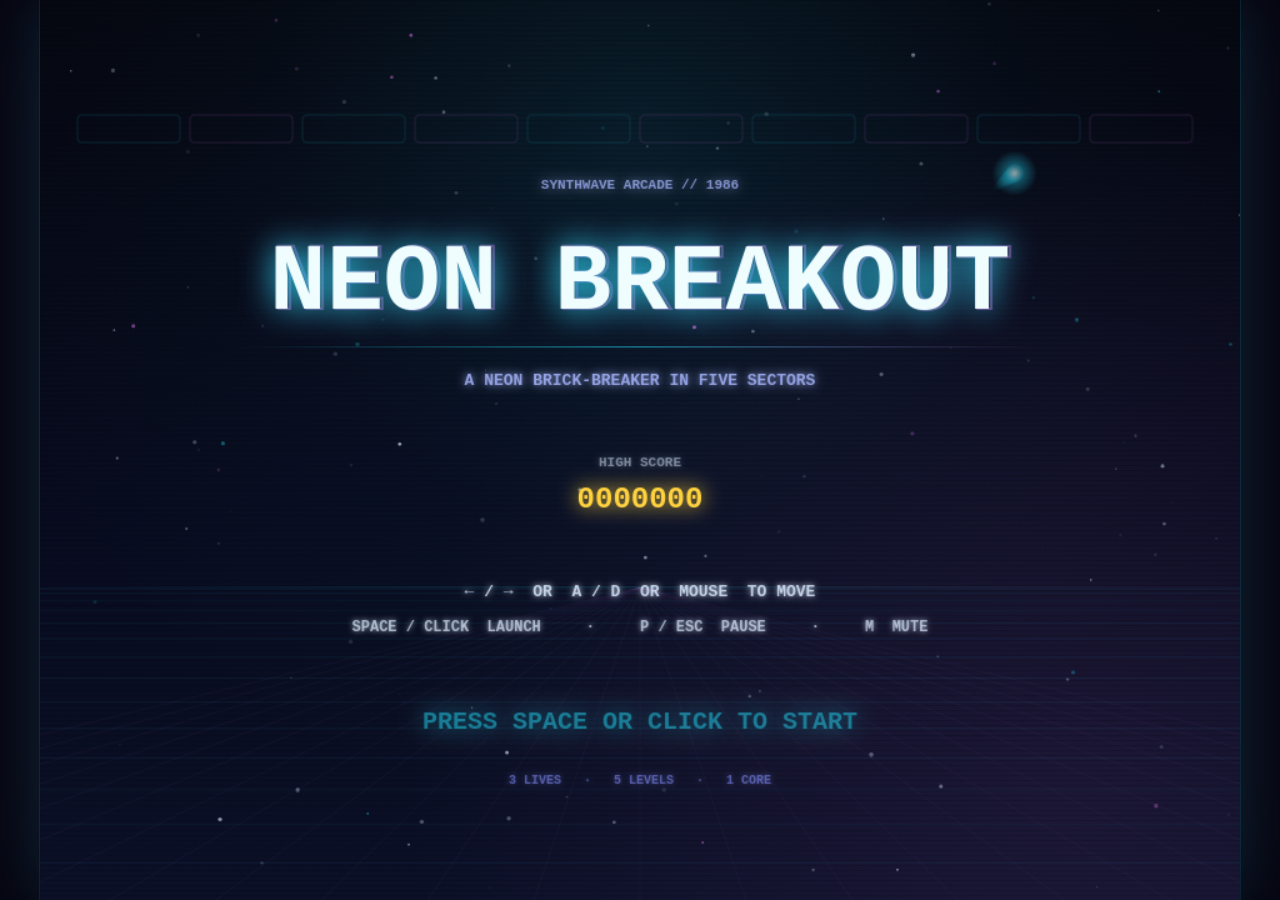
<file: play/b-opus-deepseek/index.html>
<!DOCTYPE html>
<html lang="en">
<head>
<meta charset="utf-8">
<meta name="viewport" content="width=device-width, initial-scale=1, maximum-scale=1, user-scalable=no">
<title>Neon Breakout</title>
<style>
  html, body {
    width: 100%;
    height: 100%;
    margin: 0;
    padding: 0;
    background: #05060f;
    overflow: hidden;
  }
  body {
    display: flex;
    align-items: center;
    justify-content: center;
    min-height: 100vh;
    min-height: 100dvh;
    touch-action: none;
    user-select: none;
    -webkit-user-select: none;
    -webkit-tap-highlight-color: transparent;
  }
  canvas {
    display: block;
    background: #05060f;
    box-shadow:
      0 0 0 1px rgba(34, 211, 238, 0.10),
      0 0 60px rgba(34, 211, 238, 0.13),
      0 0 140px rgba(232, 121, 249, 0.07);
    outline: none;
  }
</style>
</head>
<body>
<canvas id="game" width="960" height="720" aria-label="Neon Breakout"></canvas>
<script>
"use strict";

/* ============================================================================
   1. CONSTANTS
   ========================================================================== */
const W = 960;
const H = 720;
const HUD_HEIGHT = 48;
const STEP = 1 / 120;

const PADDLE_Y = H - 50;
const PADDLE_H = 16;
const PADDLE_BASE_W = 120;
const PADDLE_WIDE_W = 180;
const PADDLE_SPEED = 720;
const PADDLE_WIDTH_RATE = 300;

const BALL_R = 8;
const BALL_TIME_GROWTH = 6;
const BALL_HIT_GROWTH = 4;
const BALL_SPEED_BONUS_CAP = 260;
const BALL_ABS_CAP = 720;

const GRID_COLS = 12;
const BRICK_W = 72;
const BRICK_H = 26;
const BRICK_GAP = 4;
const GRID_W = GRID_COLS * BRICK_W + (GRID_COLS - 1) * BRICK_GAP;
const GRID_LEFT = (W - GRID_W) / 2;
const GRID_TOP = 90;

const PALETTE = [
  "#ff4d6d", "#ff8c42", "#ffd23f", "#4ade80",
  "#22d3ee", "#818cf8", "#e879f9"
];

const POWER_DEFS = {
  wide:  { letter: "W", name: "WIDE PADDLE", color: "#4ade80", duration: 12 },
  multi: { letter: "M", name: "MULTI BALL",  color: "#22d3ee", duration: 0 },
  slow:  { letter: "S", name: "SLOW MOTION", color: "#facc15", duration: 8 },
  laser: { letter: "L", name: "LASERS",      color: "#f87171", duration: 8 },
  life:  { letter: "+", name: "EXTRA LIFE",  color: "#f472b6", duration: 0 }
};
const POWER_WEIGHTS = [
  ["wide", 30], ["multi", 30], ["slow", 15], ["laser", 20], ["life", 5]
];
const TIMED_POWER_KEYS = ["wide", "slow", "laser"];

/* Small shared helpers */
function clamp(v, lo, hi) { return v < lo ? lo : (v > hi ? hi : v); }
function rand(a, b) { return a + Math.random() * (b - a); }
function randInt(a, b) { return Math.floor(rand(a, b + 1)); }
function choose(arr) { return arr[Math.floor(Math.random() * arr.length)]; }
function padScore(n) { return String(Math.max(0, Math.floor(n))).padStart(7, "0"); }
function fontString(size, weight) { return (weight || "bold") + " " + size + 'px "Courier New", monospace'; }
function hexToRgb(hex) {
  const h = hex.replace("#", "");
  const n = parseInt(h.length === 3 ? h.split("").map(c => c + c).join("") : h, 16);
  return { r: (n >> 16) & 255, g: (n >> 8) & 255, b: n & 255 };
}
function rgba(hex, a) {
  const c = hexToRgb(hex);
  return "rgba(" + c.r + "," + c.g + "," + c.b + "," + a + ")";
}
function shadeHex(hex, amount) {
  /* amount > 0 lightens, amount < 0 darkens; accepts #hex or rgb() */
  let c;
  const str = String(hex);
  if (str.charAt(0) === "#") {
    c = hexToRgb(str);
  } else {
    const m = str.match(/\d+(\.\d+)?/g);
    c = m && m.length >= 3
      ? { r: Number(m[0]), g: Number(m[1]), b: Number(m[2]) }
      : { r: 255, g: 255, b: 255 };
  }
  const t = amount < 0 ? 0 : 255;
  const p = Math.abs(amount);
  const r = Math.round(c.r + (t - c.r) * p);
  const g = Math.round(c.g + (t - c.g) * p);
  const b = Math.round(c.b + (t - c.b) * p);
  return "rgb(" + r + "," + g + "," + b + ")";
}
function roundedPath(c, x, y, w, h, r) {
  const rr = Math.min(r, w * 0.5, h * 0.5);
  c.beginPath();
  c.moveTo(x + rr, y);
  c.lineTo(x + w - rr, y);
  c.quadraticCurveTo(x + w, y, x + w, y + rr);
  c.lineTo(x + w, y + h - rr);
  c.quadraticCurveTo(x + w, y + h, x + w - rr, y + h);
  c.lineTo(x + rr, y + h);
  c.quadraticCurveTo(x, y + h, x, y + h - rr);
  c.lineTo(x, y + rr);
  c.quadraticCurveTo(x, y, x + rr, y);
  c.closePath();
}
function healthColor(f) {
  const green = [74, 222, 128];
  const yellow = [255, 210, 63];
  const red = [255, 45, 85];
  let a;
  let b;
  let t;
  if (f >= 0.5) {
    a = yellow;
    b = green;
    t = (f - 0.5) / 0.5;
  } else {
    a = red;
    b = yellow;
    t = f / 0.5;
  }
  return "rgb(" +
    Math.round(a[0] + (b[0] - a[0]) * t) + "," +
    Math.round(a[1] + (b[1] - a[1]) * t) + "," +
    Math.round(a[2] + (b[2] - a[2]) * t) + ")";
}

/* ============================================================================
   2. CANVAS & SCALING
   ========================================================================== */
const canvas = document.getElementById("game");
const ctx = canvas.getContext("2d", { alpha: false });
let dpr = 1;

function resizeCanvas() {
  dpr = Math.min(window.devicePixelRatio || 1, 2);
  canvas.width = Math.round(W * dpr);
  canvas.height = Math.round(H * dpr);
  const scale = Math.max(0.01, Math.min(window.innerWidth / W, window.innerHeight / H));
  canvas.style.width = (W * scale) + "px";
  canvas.style.height = (H * scale) + "px";
}

function mouseToLogical(clientX, clientY) {
  const r = canvas.getBoundingClientRect();
  const sx = r.width > 0 ? W / r.width : 1;
  const sy = r.height > 0 ? H / r.height : 1;
  return { x: (clientX - r.left) * sx, y: (clientY - r.top) * sy };
}

/* ============================================================================
   3. AUDIO
   ========================================================================== */
const Sound = {
  ctx: null,
  master: null,
  noiseBuf: null,
  muted: false,
  failed: false,

  ensure() {
    if (this.failed) return;
    const AC = window.AudioContext || window.webkitAudioContext;
    if (!AC) { this.failed = true; return; }
    if (!this.ctx) {
      try {
        this.ctx = new AC();
        this.master = this.ctx.createGain();
        this.master.gain.value = this.muted ? 0 : 0.25;
        this.master.connect(this.ctx.destination);
      } catch (e) {
        this.failed = true;
        return;
      }
    }
    if (this.ctx.state === "suspended") {
      try {
        const p = this.ctx.resume();
        if (p && typeof p.catch === "function") p.catch(function () {});
      } catch (e) {}
    }
  },

  toggleMute() {
    this.muted = !this.muted;
    if (this.master) this.master.gain.value = this.muted ? 0 : 0.25;
    if (!this.muted) this.ensure();
  },

  makeNoise() {
    if (this.noiseBuf || !this.ctx) return;
    const len = Math.floor(this.ctx.sampleRate * 1.0);
    const buf = this.ctx.createBuffer(1, len, this.ctx.sampleRate);
    const data = buf.getChannelData(0);
    for (let i = 0; i < len; i++) data[i] = Math.random() * 2 - 1;
    this.noiseBuf = buf;
  },

  tone(freq, duration, type, vol, slideTo, delay) {
    if (this.muted) return;
    this.ensure();
    if (!this.ctx || !this.master) return;
    const c = this.ctx;
    const t0 = c.currentTime + (delay || 0);
    const osc = c.createOscillator();
    const g = c.createGain();
    osc.type = type || "square";
    osc.frequency.setValueAtTime(Math.max(1, freq), t0);
    if (slideTo) {
      osc.frequency.exponentialRampToValueAtTime(Math.max(1, slideTo), t0 + duration);
    }
    g.gain.setValueAtTime(0.0001, t0);
    g.gain.exponentialRampToValueAtTime(Math.max(0.0001, vol == null ? 0.3 : vol), t0 + 0.005);
    g.gain.exponentialRampToValueAtTime(0.001, t0 + duration);
    osc.connect(g);
    g.connect(this.master);
    osc.start(t0);
    osc.stop(t0 + duration + 0.03);
  },

  noise(duration, vol, filterFreq, slideTo, delay) {
    if (this.muted) return;
    this.ensure();
    if (!this.ctx || !this.master) return;
    this.makeNoise();
    if (!this.noiseBuf) return;
    const c = this.ctx;
    const t0 = c.currentTime + (delay || 0);
    const src = c.createBufferSource();
    src.buffer = this.noiseBuf;
    const filt = c.createBiquadFilter();
    filt.type = "lowpass";
    filt.frequency.setValueAtTime(filterFreq || 1200, t0);
    if (slideTo) filt.frequency.exponentialRampToValueAtTime(Math.max(20, slideTo), t0 + duration);
    const g = c.createGain();
    g.gain.setValueAtTime(0.0001, t0);
    g.gain.exponentialRampToValueAtTime(Math.max(0.0001, vol == null ? 0.25 : vol), t0 + 0.008);
    g.gain.exponentialRampToValueAtTime(0.001, t0 + duration);
    src.connect(filt);
    filt.connect(g);
    g.connect(this.master);
    src.start(t0);
    src.stop(t0 + duration + 0.03);
  },

  wall() { this.tone(330, 0.04, "triangle", 0.15); },
  paddle() { this.tone(220, 0.08, "square", 0.3); },
  brickHit() { this.tone(440, 0.06, "square", 0.26); },
  brickBreak(combo) {
    this.tone(Math.min(1200, 660 + 40 * (combo || 0)), 0.09, "square", 0.28);
  },
  steel() {
    this.tone(1400, 0.05, "triangle", 0.22);
    this.noise(0.045, 0.13, 3200);
  },
  powerUp() {
    this.tone(523, 0.07, "square", 0.25, null, 0);
    this.tone(659, 0.07, "square", 0.25, null, 0.06);
    this.tone(784, 0.09, "square", 0.25, null, 0.12);
  },
  powerDown() { this.tone(400, 0.15, "sawtooth", 0.2, 200); },
  lifeLost() { this.tone(300, 0.5, "sawtooth", 0.3, 80); },
  bossHit() {
    this.noise(0.12, 0.2, 900);
    this.tone(110, 0.12, "square", 0.25);
  },
  bossFire() { this.tone(180, 0.15, "sawtooth", 0.2, 90); },
  stunned() { this.noise(0.25, 0.28, 750); },
  laser() { this.tone(920, 0.035, "square", 0.06, 1300); },
  bossExplosion() {
    this.noise(1.0, 0.36, 1200, 80);
    this.tone(120, 1.0, "sawtooth", 0.3, 30);
  },
  levelClear() {
    [523, 659, 784, 1047].forEach((f, i) => this.tone(f, 0.14, "square", 0.22, null, i * 0.10));
  },
  gameOver() {
    [392, 330, 262, 196].forEach((f, i) => this.tone(f, 0.22, "sawtooth", 0.25, null, i * 0.18));
  },
  victory() {
    [523, 659, 784, 1047, 1319, 1568].forEach((f, i) => this.tone(f, 0.16, "square", 0.23, null, i * 0.11));
  }
};

/* ============================================================================
   4. INPUT
   ========================================================================== */
const Input = {
  keys: new Set(),
  pressed: new Set(),
  mouseX: W / 2,
  mouseY: H * 0.8,
  mouseMoved: false,
  lastControl: "keyboard",

  press(action) { this.pressed.add(action); },
  consume(action) {
    if (this.pressed.has(action)) {
      this.pressed.delete(action);
      return true;
    }
    return false;
  },
  clear() {
    this.keys.clear();
    this.pressed.clear();
  }
};

function noteMouse(clientX, clientY) {
  const p = mouseToLogical(clientX, clientY);
  Input.mouseX = p.x;
  Input.mouseY = p.y;
  Input.mouseMoved = true;
  Input.lastControl = "mouse";
}

window.addEventListener("mousemove", function (e) {
  noteMouse(e.clientX, e.clientY);
});

window.addEventListener("pointerdown", function () {
  Sound.ensure();
}, { passive: true });

canvas.addEventListener("mousedown", function (e) {
  if (e.button !== 0) return;
  e.preventDefault();
  Sound.ensure();
  Input.press("action");
});

canvas.addEventListener("touchstart", function (e) {
  if (!e.changedTouches || !e.changedTouches.length) return;
  e.preventDefault();
  Sound.ensure();
  const t = e.changedTouches[0];
  noteMouse(t.clientX, t.clientY);
  Input.press("action");
}, { passive: false });

canvas.addEventListener("touchmove", function (e) {
  if (!e.changedTouches || !e.changedTouches.length) return;
  e.preventDefault();
  const t = e.changedTouches[0];
  noteMouse(t.clientX, t.clientY);
}, { passive: false });

window.addEventListener("keydown", function (e) {
  const code = e.code;
  const block = code === "Space" || code === "ArrowLeft" || code === "ArrowRight" ||
    code === "ArrowUp" || code === "ArrowDown";
  if (block) e.preventDefault();
  Sound.ensure();
  if (code === "ArrowLeft" || code === "ArrowRight" || code === "KeyA" || code === "KeyD") {
    Input.lastControl = "keyboard";
  }
  Input.keys.add(code);
  if (e.repeat) return;
  if (code === "Space" || code === "Enter" || code === "NumpadEnter") {
    Input.press("action");
  } else if (code === "KeyP" || code === "Escape") {
    Input.press("pause");
  } else if (code === "KeyM") {
    Sound.toggleMute();
  }
});

window.addEventListener("keyup", function (e) {
  Input.keys.delete(e.code);
});

window.addEventListener("blur", function () {
  Input.keys.clear();
});

/* ============================================================================
   5. LEVEL DATA
   ========================================================================== */
const LEVELS = [
  {
    name: "Warm Up",
    speed: 360,
    top: GRID_TOP,
    boss: false,
    map: [
      "............",
      ".1111111111.",
      ".1111111111.",
      ".11P1111P11.",
      ".1111111111.",
      ".1111111111."
    ]
  },
  {
    name: "Pyramid",
    speed: 390,
    top: GRID_TOP,
    boss: false,
    map: [
      ".....22.....",
      "....1221....",
      "...11P111...",
      "..1112211...",
      ".111111P111.",
      "111122221111"
    ]
  },
  {
    name: "Fortress",
    speed: 420,
    top: GRID_TOP,
    boss: false,
    map: [
      "#.########.#",
      "#2222222222#",
      "#1111P11111#",
      ".1.33..33.1.",
      ".1111111P11.",
      "............",
      "...##..##..."
    ]
  },
  {
    name: "Checkerboard",
    speed: 440,
    top: GRID_TOP,
    boss: false,
    map: [
      "2.2.2.2.2.2.",
      ".1.1.1.1.1.1",
      "3.P.3.3.P.3.",
      ".1.1.1.1.1.1",
      "2.2.2.2.2.2.",
      "#..#....#..#",
      ".1111111111."
    ]
  },
  {
    name: "The Core",
    speed: 460,
    top: 300,
    boss: true,
    map: [
      "..#..##..#..",
      ".1P1.11.1P1.",
      ".2222..2222."
    ]
  }
];

/* Pre-generated starfield. */
const STARS = [];
for (let i = 0; i < 120; i++) {
  STARS.push({
    x: Math.random() * W,
    y: Math.random() * H,
    r: rand(0.6, 1.8),
    phase: Math.random() * Math.PI * 2,
    speed: rand(0.45, 1.7),
    alpha: rand(0.18, 0.75),
    color: Math.random() < 0.28 ? (Math.random() < 0.5 ? "#22d3ee" : "#e879f9") : "#dbeafe"
  });
}

/* ============================================================================
   6. ENTITIES (plain-object factories)
   ========================================================================== */
function makePaddle() {
  return {
    x: (W - PADDLE_BASE_W) / 2,
    y: PADDLE_Y,
    w: PADDLE_BASE_W,
    targetW: PADDLE_BASE_W,
    h: PADDLE_H,
    stunTimer: 0,
    fireTimer: 0
  };
}

function makeBall(x, y, speed, stuck) {
  return {
    x: x,
    y: y,
    vx: 0,
    vy: 0,
    speed: speed,
    r: BALL_R,
    stuck: !!stuck,
    trail: [],
    antiStuck: 0
  };
}

function generateCracks(w, h, stages) {
  const out = [];
  for (let s = 0; s < stages; s++) {
    const set = [];
    const count = randInt(2, 3);
    for (let i = 0; i < count; i++) {
      const x1 = rand(7, w - 7);
      const y1 = rand(4, h - 4);
      set.push([x1, y1, x1 + rand(-10, 10), y1 + rand(4, h * 0.45)]);
    }
    out.push(set);
  }
  return out;
}

function makeBrick(col, row, ch, top) {
  const color = PALETTE[row % PALETTE.length];
  const steel = ch === "#";
  const hp = ch === "3" ? 3 : (ch === "2" ? 2 : (steel ? Infinity : 1));
  const maxHp = steel ? Infinity : hp;
  return {
    x: GRID_LEFT + col * (BRICK_W + BRICK_GAP),
    y: top + row * (BRICK_H + BRICK_GAP),
    w: BRICK_W,
    h: BRICK_H,
    col: col,
    row: row,
    type: steel ? "steel" : (hp > 1 ? "tough" : "normal"),
    hp: hp,
    maxHp: maxHp,
    baseColor: color,
    alive: true,
    flash: 0,
    powerUp: ch === "P",
    cracks: (!steel && hp > 1) ? generateCracks(BRICK_W, BRICK_H, hp - 1) : []
  };
}

function weightedPowerType() {
  let total = 0;
  for (let i = 0; i < POWER_WEIGHTS.length; i++) total += POWER_WEIGHTS[i][1];
  let n = Math.random() * total;
  for (let i = 0; i < POWER_WEIGHTS.length; i++) {
    n -= POWER_WEIGHTS[i][1];
    if (n <= 0) return POWER_WEIGHTS[i][0];
  }
  return "wide";
}

function makePowerUp(x, y, type) {
  const key = type && POWER_DEFS[type] ? type : weightedPowerType();
  return {
    x: x,
    y: y,
    w: 36,
    h: 16,
    vy: 160,
    type: key,
    def: POWER_DEFS[key],
    phase: Math.random() * Math.PI * 2
  };
}

function makeParticle(x, y, vx, vy, life, color, size, gravityScale) {
  return {
    x: x,
    y: y,
    vx: vx,
    vy: vy,
    life: life,
    maxLife: life,
    color: color,
    size: size,
    gravityScale: gravityScale == null ? 1 : gravityScale
  };
}

function makeBoss() {
  const cracks = [];
  for (let i = 0; i < 10; i++) {
    const x1 = rand(16, 224);
    const y1 = rand(8, 60);
    const x2 = clamp(x1 + rand(-18, 18), 10, 230);
    const y2 = clamp(y1 + rand(5, 24), 6, 66);
    cracks.push([x1, y1, x2, y2]);
  }
  return {
    x: (W - 240) / 2,
    y: 140,
    baseY: 140,
    w: 240,
    h: 70,
    hp: 40,
    maxHp: 40,
    vx: 120,
    phase: 1,
    hitFlash: 0,
    fireTimer: 2.0,
    alive: true,
    cracks: cracks,
    dropFlags: { 75: false, 50: false, 25: false }
  };
}

function makeBossShot(x, y, vx, vy) {
  return { x: x, y: y, vx: vx, vy: vy, r: 7, phase: Math.random() * 6.28 };
}

/* ============================================================================
   7. GAME STATE
   ========================================================================== */
function loadHighScore() {
  try {
    const raw = localStorage.getItem("neonBreakout.highScore");
    const n = parseInt(raw, 10);
    return isFinite(n) && n > 0 ? n : 0;
  } catch (e) {
    return 0;
  }
}

function saveHighScore() {
  try {
    localStorage.setItem("neonBreakout.highScore", String(Math.max(0, Math.floor(game.highScore))));
  } catch (e) {}
}

const game = {
  state: "title",
  prevState: "playing",
  score: 0,
  highScore: loadHighScore(),
  lives: 3,
  levelIndex: 0,
  paddle: makePaddle(),
  balls: [],
  bricks: [],
  powerUps: [],
  particles: [],
  floatTexts: [],
  boss: null,
  bossShots: [],
  bolts: [],
  effects: { wide: 0, slow: 0, laser: 0 },
  shake: 0,
  flash: 0,
  flashColor: "#ffffff",
  stateTimer: 0,
  ambientTime: 0,
  playTime: 0,
  bannerTimer: 0,
  bannerText: "",
  combo: 0,
  bossGhost: 0,
  levelBonus: 0,
  levelBonusShown: 0,
  bossDeathTimer: 0,
  bossExplosionTick: 0,
  fireworkTimer: 0,
  newHighScore: false,
  runStartHighScore: 0,
  demo: {
    x: W * 0.5,
    y: H * 0.52,
    vx: 235,
    vy: -185,
    r: BALL_R,
    trail: []
  }
};
game.runStartHighScore = game.highScore;
game.bossGhost = 0;

function addScore(points) {
  const p = Math.max(0, Math.floor(points));
  game.score += p;
  if (game.score > game.highScore) game.highScore = game.score;
}

function addFloat(text, x, y, color, size) {
  game.floatTexts.push({
    text: text,
    x: clamp(x, 24, W - 24),
    y: y,
    vy: -40,
    life: 0.8,
    maxLife: 0.8,
    color: color || "#ffffff",
    size: size || 15
  });
  if (game.floatTexts.length > 32) game.floatTexts.shift();
}

function addParticles(x, y, color, count, opts) {
  const o = opts || {};
  for (let i = 0; i < count; i++) {
    if (game.particles.length >= 600) game.particles.shift();
    const a = rand(0, Math.PI * 2);
    const sp = rand(o.minSpeed == null ? 35 : o.minSpeed, o.maxSpeed == null ? 250 : o.maxSpeed);
    game.particles.push(makeParticle(
      x + rand(-4, 4),
      y + rand(-4, 4),
      Math.cos(a) * sp,
      Math.sin(a) * sp - (o.up || 0),
      rand(o.minLife == null ? 0.28 : o.minLife, o.maxLife == null ? 0.7 : o.maxLife),
      color,
      rand(o.minSize == null ? 1.5 : o.minSize, o.maxSize == null ? 4 : o.maxSize),
      o.gravityScale
    ));
  }
}

function addShake(v) {
  game.shake = Math.max(game.shake, v);
}

function setFlash(alpha, color) {
  game.flash = Math.max(game.flash, alpha);
  game.flashColor = color || "#ffffff";
}

function clearTimedEffects() {
  game.effects.wide = 0;
  game.effects.slow = 0;
  game.effects.laser = 0;
}

/* ============================================================================
   8. UPDATE FUNCTIONS
   ========================================================================== */
function syncStuckBalls() {
  const p = game.paddle;
  for (let i = 0; i < game.balls.length; i++) {
    const b = game.balls[i];
    if (!b.stuck) continue;
    b.x = p.x + p.w / 2;
    b.y = p.y - b.r - 1;
    b.vx = 0;
    b.vy = 0;
  }
}

function updatePaddle(dt) {
  const p = game.paddle;
  const target = game.effects.wide > 0 ? PADDLE_WIDE_W : PADDLE_BASE_W;
  p.targetW = target;
  const diff = target - p.w;
  if (Math.abs(diff) > 0.01) {
    const center = p.x + p.w / 2;
    const step = Math.min(Math.abs(diff), PADDLE_WIDTH_RATE * dt);
    p.w += Math.sign(diff) * step;
    p.x = clamp(center - p.w / 2, 0, W - p.w);
  } else if (p.w !== target) {
    const center = p.x + p.w / 2;
    p.w = target;
    p.x = clamp(center - p.w / 2, 0, W - p.w);
  }

  if (p.stunTimer > 0) {
    p.stunTimer = Math.max(0, p.stunTimer - dt);
    return;
  }

  let move = 0;
  if (Input.keys.has("ArrowLeft") || Input.keys.has("KeyA")) move -= 1;
  if (Input.keys.has("ArrowRight") || Input.keys.has("KeyD")) move += 1;

  if (Input.lastControl === "mouse" && Input.mouseMoved) {
    p.x = clamp(Input.mouseX - p.w / 2, 0, W - p.w);
  } else if (move !== 0) {
    p.x = clamp(p.x + move * PADDLE_SPEED * dt, 0, W - p.w);
  }
}

function pauseGame() {
  if (game.state !== "playing" && game.state !== "serve") return;
  game.prevState = game.state;
  game.state = "paused";
  Input.pressed.clear();
}

function resumeGame() {
  game.state = game.prevState === "serve" ? "serve" : "playing";
  Input.pressed.clear();
}

function launchBall() {
  if (game.state !== "serve" || !game.balls.length) return;
  const b = game.balls[0];
  const angle = rand(10, 20) * Math.PI / 180;
  const dir = Math.random() < 0.5 ? -1 : 1;
  b.stuck = false;
  b.vx = Math.sin(angle) * b.speed * dir;
  b.vy = -Math.cos(angle) * b.speed;
  b.trail.length = 0;
  game.state = "playing";
  game.combo = 0;
}

function resetServe() {
  const p = game.paddle;
  const base = LEVELS[game.levelIndex].speed;
  p.w = PADDLE_BASE_W;
  p.targetW = PADDLE_BASE_W;
  p.stunTimer = 0;
  p.fireTimer = 0;
  p.x = clamp(p.x, 0, W - p.w);

  clearTimedEffects();
  game.powerUps.length = 0;
  game.bossShots.length = 0;
  game.bolts.length = 0;
  game.combo = 0;
  game.stateTimer = 0;
  game.bannerTimer = 0;
  game.bossDeathTimer = 0;
  game.bossExplosionTick = 0;

  const b = makeBall(p.x + p.w / 2, p.y - BALL_R - 1, base, true);
  game.balls = [b];
  game.state = "serve";
  if (game.boss) {
    const f = game.boss.hp / game.boss.maxHp;
    game.boss.fireTimer = f < 0.25 ? 1.0 : (f < 0.5 ? 1.4 : 2.0);
  }
}

function buildBricks(level) {
  const out = [];
  const top = level.top == null ? GRID_TOP : level.top;
  for (let row = 0; row < level.map.length; row++) {
    let line = String(level.map[row] || "").slice(0, GRID_COLS);
    while (line.length < GRID_COLS) line += ".";
    for (let col = 0; col < GRID_COLS; col++) {
      const ch = line.charAt(col);
      if (ch !== ".") out.push(makeBrick(col, row, ch, top));
    }
  }
  return out;
}

function loadLevel(index) {
  const level = LEVELS[index];
  if (!level) return;
  game.levelIndex = index;
  game.bricks = buildBricks(level);
  game.paddle = makePaddle();
  game.boss = level.boss ? makeBoss() : null;
  game.bossGhost = game.boss ? game.boss.maxHp : 0;
  game.particles.length = 0;
  game.floatTexts.length = 0;
  game.powerUps.length = 0;
  game.bossShots.length = 0;
  game.bolts.length = 0;
  game.effects.wide = 0;
  game.effects.slow = 0;
  game.effects.laser = 0;
  game.shake = 0;
  game.flash = 0;
  game.combo = 0;
  resetServe();
  game.bannerTimer = 2.0;
  game.bannerText = "LEVEL " + (index + 1) + " — " + level.name.toUpperCase();
}

function startNewRun() {
  game.score = 0;
  game.lives = 3;
  game.runStartHighScore = game.highScore;
  game.newHighScore = false;
  game.particles.length = 0;
  game.floatTexts.length = 0;
  game.powerUps.length = 0;
  game.bossShots.length = 0;
  game.bolts.length = 0;
  clearTimedEffects();
  game.shake = 0;
  game.flash = 0;
  game.playTime = 0;
  game.levelBonus = 0;
  game.levelBonusShown = 0;
  Input.pressed.clear();
  loadLevel(0);
}

function growBallSpeed(b, amount) {
  const cap = Math.min(LEVELS[game.levelIndex].speed + BALL_SPEED_BONUS_CAP, BALL_ABS_CAP);
  if (b.speed >= cap) return;
  setBallSpeed(b, Math.min(cap, b.speed + amount));
}

function setBallSpeed(b, speed) {
  const nt = Math.max(1, speed);
  const len = Math.hypot(b.vx, b.vy);
  if (len > 0.0001) {
    b.vx = b.vx / len * nt;
    b.vy = b.vy / len * nt;
  }
  b.speed = nt;
}

function enforceBallAngle(b) {
  const s = Math.max(1, b.speed);
  let vx = b.vx;
  let vy = b.vy;
  if (Math.abs(vy) < 0.35 * s) {
    const signY = vy < 0 ? -1 : (vy > 0 ? 1 : -1);
    vy = signY * 0.35 * s;
    const signX = vx < 0 ? -1 : (vx > 0 ? 1 : (Math.random() < 0.5 ? -1 : 1));
    vx = signX * Math.sqrt(Math.max(0, s * s - vy * vy));
  }
  if (Math.abs(vx) < 0.05 * s) {
    const signX = vx < 0 ? -1 : (vx > 0 ? 1 : (Math.random() < 0.5 ? -1 : 1));
    vx = signX * 0.05 * s;
    const signY = vy < 0 ? -1 : (vy > 0 ? 1 : -1);
    vy = signY * Math.sqrt(Math.max(0, s * s - vx * vx));
  }
  const len = Math.hypot(vx, vy) || s;
  b.vx = vx * s / len;
  b.vy = vy * s / len;
}

function rotateBall(ball, degrees) {
  const a = degrees * Math.PI / 180;
  const co = Math.cos(a);
  const si = Math.sin(a);
  const vx = ball.vx * co - ball.vy * si;
  const vy = ball.vx * si + ball.vy * co;
  ball.vx = vx;
  ball.vy = vy;
  enforceBallAngle(ball);
  ball.antiStuck = 0;
}

function bumpAntiStuck(ball) {
  ball.antiStuck += 1;
  if (ball.antiStuck >= 12) {
    rotateBall(ball, (Math.random() < 0.5 ? -1 : 1) * 15);
    addParticles(ball.x, ball.y, "#22d3ee", 5, { minSpeed: 20, maxSpeed: 95, minLife: 0.18, maxLife: 0.4 });
  }
}

function handleWalls(b) {
  let bounced = false;
  if (b.x - b.r < 0) {
    b.x = b.r;
    if (b.vx < 0) { b.vx = -b.vx; bounced = true; }
  } else if (b.x + b.r > W) {
    b.x = W - b.r;
    if (b.vx > 0) { b.vx = -b.vx; bounced = true; }
  }
  if (b.y - b.r < HUD_HEIGHT) {
    b.y = HUD_HEIGHT + b.r;
    if (b.vy < 0) { b.vy = -b.vy; bounced = true; }
  }
  if (bounced) {
    enforceBallAngle(b);
    bumpAntiStuck(b);
    Sound.wall();
  }
}

function bounceOffPaddle(b) {
  const p = game.paddle;
  if (b.vy <= 0) return false;
  if (b.y + b.r < p.y || b.y - b.r > p.y + p.h) return false;
  if (b.x < p.x - b.r || b.x > p.x + p.w + b.r) return false;

  const hit = clamp((b.x - (p.x + p.w / 2)) / (p.w / 2), -1, 1);
  const angle = hit * Math.PI / 3;
  b.vx = b.speed * Math.sin(angle);
  b.vy = -b.speed * Math.cos(angle);
  b.y = p.y - b.r - 0.5;
  enforceBallAngle(b);
  b.antiStuck = 0;
  game.combo = 0;
  Sound.paddle();
  addParticles(b.x, p.y, "#22d3ee", 8, { minSpeed: 45, maxSpeed: 190, up: 40, minLife: 0.18, maxLife: 0.48 });
  return true;
}

function circleRectData(cx, cy, r, rect) {
  const closestX = clamp(cx, rect.x, rect.x + rect.w);
  const closestY = clamp(cy, rect.y, rect.y + rect.h);
  const dx = cx - closestX;
  const dy = cy - closestY;
  const d2 = dx * dx + dy * dy;
  if (d2 >= r * r) return null;

  if (d2 > 0.000001) {
    const d = Math.sqrt(d2);
    return { nx: dx / d, ny: dy / d, pen: r - d };
  }

  const dl = cx - rect.x;
  const dr = rect.x + rect.w - cx;
  const dt = cy - rect.y;
  const db = rect.y + rect.h - cy;
  const m = Math.min(dl, dr, dt, db);
  if (m === dl) return { nx: -1, ny: 0, pen: r + dl };
  if (m === dr) return { nx: 1, ny: 0, pen: r + dr };
  if (m === dt) return { nx: 0, ny: -1, pen: r + dt };
  return { nx: 0, ny: 1, pen: r + db };
}

function reflectBall(b, nx, ny) {
  const dot = b.vx * nx + b.vy * ny;
  if (dot < 0) {
    b.vx -= 2 * dot * nx;
    b.vy -= 2 * dot * ny;
    return true;
  }
  return false;
}

function handleBrickHit(brick, amount, ball) {
  if (!brick.alive) return;
  brick.flash = 0.08;

  if (brick.type === "steel") {
    Sound.steel();
    addParticles(brick.x + brick.w / 2, brick.y + brick.h / 2, "#cbd5e1", randInt(6, 10), {
      minSpeed: 55, maxSpeed: 220, minLife: 0.2, maxLife: 0.5, minSize: 1, maxSize: 3
    });
    if (ball) bumpAntiStuck(ball);
    return;
  }

  brick.hp -= amount;
  if (ball) {
    ball.antiStuck = 0;
    if (game.effects.slow <= 0) growBallSpeed(ball, BALL_HIT_GROWTH);
  }

  if (brick.hp > 0) {
    if (brick.type === "tough") addScore(100);
    Sound.brickHit();
    addParticles(brick.x + brick.w / 2, brick.y + brick.h / 2, brick.baseColor, randInt(6, 10), {
      minSpeed: 45, maxSpeed: 200, minLife: 0.2, maxLife: 0.55
    });
    return;
  }

  brick.hp = 0;
  brick.alive = false;
  const basePoints = brick.type === "normal" ? 50 : 250;
  const comboIndex = game.combo;
  const mult = Math.min(1 + game.combo * 0.1, 2);
  const gained = Math.round(basePoints * mult);
  addScore(gained);
  game.combo += 1;
  Sound.brickBreak(comboIndex);
  addFloat("+" + gained, brick.x + brick.w / 2, brick.y + brick.h / 2, brick.baseColor, 15);
  addParticles(brick.x + brick.w / 2, brick.y + brick.h / 2, brick.baseColor, randInt(14, 20), {
    minSpeed: 55, maxSpeed: 280, minLife: 0.3, maxLife: 0.8, minSize: 1.5, maxSize: 4.5
  });
  addShake(4);
  if (brick.powerUp || Math.random() < 0.18) {
    game.powerUps.push(makePowerUp(brick.x + brick.w / 2, brick.y + brick.h / 2));
  }
}

function resolveBallRectCollision(ball) {
  let best = null;
  let bestPen = -1;
  let bestKind = "";
  let bestBrick = null;

  for (let i = 0; i < game.bricks.length; i++) {
    const br = game.bricks[i];
    if (!br.alive) continue;
    if (ball.x + ball.r < br.x || ball.x - ball.r > br.x + br.w ||
        ball.y + ball.r < br.y || ball.y - ball.r > br.y + br.h) continue;
    const c = circleRectData(ball.x, ball.y, ball.r, br);
    if (c && c.pen > bestPen) {
      bestPen = c.pen;
      best = c;
      bestKind = "brick";
      bestBrick = br;
    }
  }

  if (game.boss && game.boss.alive) {
    const c = circleRectData(ball.x, ball.y, ball.r, game.boss);
    if (c && c.pen > bestPen) {
      bestPen = c.pen;
      best = c;
      bestKind = "boss";
      bestBrick = null;
    }
  }

  if (!best) return;
  const reflected = reflectBall(ball, best.nx, best.ny);
  ball.x += best.nx * (best.pen + 0.1);
  ball.y += best.ny * (best.pen + 0.1);

  if (reflected) {
    if (bestKind === "brick" && bestBrick) {
      handleBrickHit(bestBrick, 1, ball);
    } else if (bestKind === "boss") {
      ball.antiStuck = 0;
      damageBoss(1);
    }
    enforceBallAngle(ball);
  }
}

function updateBalls(dt) {
  for (let i = game.balls.length - 1; i >= 0; i--) {
    const b = game.balls[i];
    if (b.stuck) {
      syncStuckBalls();
      continue;
    }

    if (game.effects.slow <= 0) {
      const cap = Math.min(LEVELS[game.levelIndex].speed + BALL_SPEED_BONUS_CAP, BALL_ABS_CAP);
      if (b.speed < cap) setBallSpeed(b, Math.min(cap, b.speed + BALL_TIME_GROWTH * dt));
    }

    b.trail.push({ x: b.x, y: b.y });
    if (b.trail.length > 8) b.trail.shift();

    const n = Math.max(1, Math.ceil((b.speed * dt) / (b.r * 0.5)));
    const sdt = dt / n;
    let lost = false;

    for (let s = 0; s < n; s++) {
      b.x += b.vx * sdt;
      b.y += b.vy * sdt;
      handleWalls(b);
      bounceOffPaddle(b);
      resolveBallRectCollision(b);
      if (b.y - b.r > H) {
        lost = true;
        break;
      }
    }

    if (lost) game.balls.splice(i, 1);
  }
}

function activatePowerUp(p) {
  const def = p.def;
  switch (p.type) {
    case "wide":
      game.effects.wide = def.duration;
      game.paddle.targetW = PADDLE_WIDE_W;
      break;
    case "multi": {
      const sources = game.balls.slice();
      for (let i = 0; i < sources.length; i++) {
        const src = sources[i];
        if (src.stuck) continue;
        for (let k = 0; k < 2; k++) {
          if (game.balls.length >= 6) break;
          const a = (k === 0 ? -25 : 25) * Math.PI / 180;
          const co = Math.cos(a);
          const si = Math.sin(a);
          const b = makeBall(src.x, src.y, src.speed, false);
          b.vx = src.vx * co - src.vy * si;
          b.vy = src.vx * si + src.vy * co;
          b.antiStuck = 0;
          game.balls.push(b);
        }
        if (game.balls.length >= 6) break;
      }
      break;
    }
    case "slow":
      game.effects.slow = def.duration;
      for (let i = 0; i < game.balls.length; i++) {
        setBallSpeed(game.balls[i], game.balls[i].speed * 0.7);
      }
      break;
    case "laser":
      game.effects.laser = def.duration;
      game.paddle.fireTimer = 0;
      break;
    case "life":
      game.lives = Math.min(5, game.lives + 1);
      break;
  }
  addScore(25);
  addFloat(def.name, game.paddle.x + game.paddle.w / 2, game.paddle.y - 30, def.color, 15);
  Sound.powerUp();
  setFlash(0.08, def.color);
  addParticles(p.x, p.y, def.color, 14, { minSpeed: 40, maxSpeed: 190, minLife: 0.25, maxLife: 0.55 });
}

function updatePowerUps(dt) {
  const p = game.paddle;
  for (let i = game.powerUps.length - 1; i >= 0; i--) {
    const pu = game.powerUps[i];
    pu.y += pu.vy * dt;
    const caught =
      pu.x + pu.w / 2 >= p.x &&
      pu.x - pu.w / 2 <= p.x + p.w &&
      pu.y + pu.h / 2 >= p.y &&
      pu.y - pu.h / 2 <= p.y + p.h;
    if (caught) {
      game.powerUps.splice(i, 1);
      activatePowerUp(pu);
    } else if (pu.y - pu.h / 2 > H) {
      game.powerUps.splice(i, 1);
    }
  }
}

function updateEffects(dt) {
  let ended = false;
  for (let i = 0; i < TIMED_POWER_KEYS.length; i++) {
    const key = TIMED_POWER_KEYS[i];
    if (game.effects[key] > 0) {
      game.effects[key] -= dt;
      if (game.effects[key] <= 0) {
        game.effects[key] = 0;
        ended = true;
        if (key === "laser") game.paddle.fireTimer = 0;
      }
    }
  }
  if (ended) Sound.powerDown();
}

function fireLaserPair(manual) {
  if (game.state !== "playing" || game.effects.laser <= 0) return;
  const p = game.paddle;
  game.bolts.push({ x: p.x + 12 - 2, y: p.y - 17, w: 4, h: 17, vy: -900 });
  game.bolts.push({ x: p.x + p.w - 12 - 2, y: p.y - 17, w: 4, h: 17, vy: -900 });
  p.fireTimer = 0.35;
  Sound.laser();
  addParticles(p.x + 12, p.y - 10, "#f87171", 3, { minSpeed: 25, maxSpeed: 95, minLife: 0.12, maxLife: 0.3 });
  addParticles(p.x + p.w - 12, p.y - 10, "#f87171", 3, { minSpeed: 25, maxSpeed: 95, minLife: 0.12, maxLife: 0.3 });
}

function updateLaserBolts(dt) {
  const p = game.paddle;
  if (game.effects.laser > 0) {
    p.fireTimer -= dt;
    let guard = 0;
    while (p.fireTimer <= 0 && guard < 4) {
      fireLaserPair(false);
      guard++;
    }
  } else {
    p.fireTimer = 0;
  }

  for (let i = game.bolts.length - 1; i >= 0; i--) {
    const bolt = game.bolts[i];
    bolt.y += bolt.vy * dt;

    if (bolt.y + bolt.h < HUD_HEIGHT) {
      game.bolts.splice(i, 1);
      continue;
    }

    let hit = false;

    if (game.boss && game.boss.alive &&
        bolt.x < game.boss.x + game.boss.w && bolt.x + bolt.w > game.boss.x &&
        bolt.y < game.boss.y + game.boss.h && bolt.y + bolt.h > game.boss.y) {
      damageBoss(1);
      addParticles(bolt.x, bolt.y, "#f87171", 8, { minSpeed: 50, maxSpeed: 180, minLife: 0.18, maxLife: 0.45 });
      game.bolts.splice(i, 1);
      continue;
    }

    for (let s = game.bossShots.length - 1; s >= 0; s--) {
      const shot = game.bossShots[s];
      if (bolt.x < shot.x + shot.r && bolt.x + bolt.w > shot.x - shot.r &&
          bolt.y < shot.y + shot.r && bolt.y + bolt.h > shot.y - shot.r) {
        addParticles(shot.x, shot.y, "#ff8c42", 10, { minSpeed: 40, maxSpeed: 180, minLife: 0.2, maxLife: 0.5 });
        game.bossShots.splice(s, 1);
        hit = true;
        break;
      }
    }
    if (hit) {
      game.bolts.splice(i, 1);
      continue;
    }

    for (let br = 0; br < game.bricks.length; br++) {
      const brick = game.bricks[br];
      if (!brick.alive) continue;
      if (bolt.x < brick.x + brick.w && bolt.x + bolt.w > brick.x &&
          bolt.y < brick.y + brick.h && bolt.y + bolt.h > brick.y) {
        handleBrickHit(brick, 1, null);
        hit = true;
        break;
      }
    }
    if (hit) game.bolts.splice(i, 1);
  }
}

function damageBoss(amount) {
  const boss = game.boss;
  if (!boss || !boss.alive) return;
  boss.hp -= amount;
  boss.hitFlash = 0.1;
  addScore(100);
  addFloat("+100", boss.x + boss.w / 2 + rand(-35, 35), boss.y + 20, "#ff8c42", 13);
  addParticles(
    boss.x + rand(30, boss.w - 30),
    boss.y + rand(15, boss.h - 10),
    Math.random() < 0.5 ? "#ff8c42" : "#ff4d6d",
    randInt(8, 13),
    { minSpeed: 45, maxSpeed: 210, minLife: 0.22, maxLife: 0.55 }
  );
  addShake(3);
  Sound.bossHit();

  const frac = Math.max(0, boss.hp / boss.maxHp);
  if (boss.hp > 0) {
    const marks = [75, 50, 25];
    for (let i = 0; i < marks.length; i++) {
      const m = marks[i];
      if (frac <= m / 100 && !boss.dropFlags[m]) {
        boss.dropFlags[m] = true;
        game.powerUps.push(makePowerUp(boss.x + boss.w / 2, boss.y + boss.h + 12));
      }
    }
  }

  if (boss.hp <= 0) {
    boss.hp = 0;
    boss.alive = false;
    game.bossDeathTimer = 1.25;
    game.bossExplosionTick = 0;
    game.bossShots.length = 0;
    addScore(5000);
    addFloat("+5000", boss.x + boss.w / 2, boss.y + boss.h / 2, "#ffd23f", 30);
    setFlash(0.42, "#ffffff");
    addShake(16);
    Sound.bossExplosion();
    addParticles(boss.x + boss.w / 2, boss.y + boss.h / 2, "#ff8c42", 70, {
      minSpeed: 45, maxSpeed: 430, minLife: 0.5, maxLife: 1.5, minSize: 2, maxSize: 7
    });
    addParticles(boss.x + boss.w / 2, boss.y + boss.h / 2, "#e879f9", 35, {
      minSpeed: 30, maxSpeed: 280, minLife: 0.45, maxLife: 1.2, minSize: 1.5, maxSize: 5
    });
  }
}

function updateBoss(dt) {
  const boss = game.boss;
  if (!boss) return;
  boss.hitFlash = Math.max(0, boss.hitFlash - dt);
  game.bossGhost += (boss.hp - game.bossGhost) * Math.min(1, dt * 4.5);

  if (!boss.alive) return;

  const frac = boss.hp / boss.maxHp;
  const speed = frac < 0.25 ? 240 : (frac < 0.5 ? 180 : 120);
  boss.x += Math.sign(boss.vx) * speed * dt;
  if (boss.x < 20) {
    boss.x = 20;
    boss.vx = Math.abs(boss.vx);
  } else if (boss.x > W - boss.w - 20) {
    boss.x = W - boss.w - 20;
    boss.vx = -Math.abs(boss.vx);
  }
  boss.y = frac < 0.25 ? 140 + Math.sin(game.playTime * 2) * 20 : 140;

  boss.fireTimer -= dt;
  if (boss.fireTimer <= 0) {
    const interval = frac < 0.25 ? 1.0 : (frac < 0.5 ? 1.4 : 2.0);
    boss.fireTimer = interval;
    fireBossShots(frac);
  }
}

function fireBossShots(frac) {
  const boss = game.boss;
  const sx = boss.x + boss.w / 2;
  const sy = boss.y + boss.h;
  const tx = game.paddle.x + game.paddle.w / 2;
  const ty = game.paddle.y + game.paddle.h / 2;
  const base = Math.atan2(ty - sy, tx - sx);
  const spread = frac < 0.25 ? [-Math.PI / 12, 0, Math.PI / 12] : [0];
  for (let i = 0; i < spread.length; i++) {
    const a = base + spread[i];
    game.bossShots.push(makeBossShot(sx, sy, Math.cos(a) * 260, Math.sin(a) * 260));
  }
  Sound.bossFire();
}

function updateBossShots(dt) {
  const p = game.paddle;
  for (let i = game.bossShots.length - 1; i >= 0; i--) {
    const shot = game.bossShots[i];
    shot.x += shot.vx * dt;
    shot.y += shot.vy * dt;

    const hit = circleRectData(shot.x, shot.y, shot.r, { x: p.x, y: p.y, w: p.w, h: p.h });
    if (hit) {
      p.stunTimer = 1.0;
      addShake(8);
      addParticles(shot.x, shot.y, "#ff8c42", 18, { minSpeed: 60, maxSpeed: 250, minLife: 0.25, maxLife: 0.65 });
      Sound.stunned();
      setFlash(0.18, "#ff4d6d");
      game.bossShots.splice(i, 1);
      continue;
    }
    if (shot.y - shot.r > H || shot.x < -40 || shot.x > W + 40) {
      game.bossShots.splice(i, 1);
    }
  }
}

function updateParticles(dt) {
  for (let i = game.particles.length - 1; i >= 0; i--) {
    const p = game.particles[i];
    p.life -= dt;
    if (p.life <= 0) {
      game.particles.splice(i, 1);
      continue;
    }
    p.vy += 600 * dt;
    p.x += p.vx * dt;
    p.y += p.vy * dt;
  }
  while (game.particles.length > 600) game.particles.shift();
}

function updateFloatTexts(dt) {
  for (let i = game.floatTexts.length - 1; i >= 0; i--) {
    const f = game.floatTexts[i];
    f.life -= dt;
    f.y += f.vy * dt;
    if (f.life <= 0) game.floatTexts.splice(i, 1);
  }
}

function updateBricks(dt) {
  for (let i = 0; i < game.bricks.length; i++) {
    const br = game.bricks[i];
    if (br.flash > 0) br.flash = Math.max(0, br.flash - dt);
  }
}

function loseLife() {
  if (game.balls.length > 0) return;
  game.lives -= 1;
  game.combo = 0;
  clearTimedEffects();
  game.paddle.targetW = PADDLE_BASE_W;
  game.powerUps.length = 0;
  game.bossShots.length = 0;
  game.bolts.length = 0;
  addShake(10);
  setFlash(0.55, "#ff2d55");
  Sound.lifeLost();

  if (game.lives > 0) {
    game.state = "lifeLost";
    game.stateTimer = 1.2;
  } else {
    game.lives = 0;
    enterGameOver();
  }
}

function enterGameOver() {
  game.state = "gameOver";
  game.stateTimer = 0.8;
  game.newHighScore = game.score > game.runStartHighScore;
  saveHighScore();
  Sound.gameOver();
}

function enterVictory() {
  game.state = "victory";
  game.stateTimer = 0.8;
  game.newHighScore = game.score > game.runStartHighScore;
  game.fireworkTimer = 0;
  clearTimedEffects();
  game.powerUps.length = 0;
  game.bossShots.length = 0;
  game.bolts.length = 0;
  saveHighScore();
  setFlash(0.22, "#ffffff");
  Sound.victory();
}

function enterLevelClear() {
  if (game.state === "levelClear" || game.state === "victory") return;
  game.state = "levelClear";
  game.stateTimer = 2.5;
  game.levelBonus = 1000 * (game.levelIndex + 1);
  game.levelBonusShown = 0;
  addScore(game.levelBonus);
  game.newHighScore = game.score > game.runStartHighScore;
  saveHighScore();
  clearTimedEffects();
  game.paddle.targetW = PADDLE_BASE_W;
  game.powerUps.length = 0;
  game.bossShots.length = 0;
  game.bolts.length = 0;
  addShake(6);
  setFlash(0.16, "#22d3ee");
  Sound.levelClear();
  for (let i = 0; i < 95; i++) {
    const x = rand(30, W - 30);
    const y = rand(HUD_HEIGHT + 10, H * 0.5);
    const col = choose(PALETTE);
    game.particles.push(makeParticle(
      x, y, rand(-90, 90), rand(-220, -50), rand(1.2, 2.4), col,
      rand(2, 5), 0.8
    ));
  }
}

function checkLevelClear() {
  if (game.boss) {
    if (game.boss.alive) return;
    if (game.bossDeathTimer <= 0) enterLevelClear();
    return;
  }
  let remaining = 0;
  for (let i = 0; i < game.bricks.length; i++) {
    const b = game.bricks[i];
    if (b.alive && b.type !== "steel") remaining++;
  }
  if (remaining === 0) enterLevelClear();
}

function updateTitle(dt) {
  Input.consume("pause");
  const d = game.demo;
  d.x += d.vx * dt;
  d.y += d.vy * dt;
  if (d.x - d.r < 40) { d.x = 40 + d.r; d.vx = Math.abs(d.vx); }
  if (d.x + d.r > W - 40) { d.x = W - 40 - d.r; d.vx = -Math.abs(d.vx); }
  if (d.y - d.r < HUD_HEIGHT + 70) { d.y = HUD_HEIGHT + 70 + d.r; d.vy = Math.abs(d.vy); }
  if (d.y + d.r > H - 110) { d.y = H - 110 - d.r; d.vy = -Math.abs(d.vy); }
  d.trail.push({ x: d.x, y: d.y });
  if (d.trail.length > 8) d.trail.shift();
  if (Input.consume("action")) startNewRun();
}

function updateServe(dt) {
  if (Input.consume("pause")) {
    pauseGame();
    return;
  }
  updatePaddle(dt);
  syncStuckBalls();
  if (game.bannerTimer > 0) game.bannerTimer = Math.max(0, game.bannerTimer - dt);
  updateParticles(dt);
  updateFloatTexts(dt);
  if (Input.consume("action")) launchBall();
}

function updatePlaying(dt) {
  if (Input.consume("pause")) {
    pauseGame();
    return;
  }

  const action = Input.consume("action");
  if (action && game.effects.laser > 0) fireLaserPair(true);

  updatePaddle(dt);
  updateBalls(dt);
  updateLaserBolts(dt);
  updateBoss(dt);
  updatePowerUps(dt);
  updateBossShots(dt);
  updateEffects(dt);
  updateParticles(dt);
  updateFloatTexts(dt);
  updateBricks(dt);

  if (game.boss && !game.boss.alive && game.bossDeathTimer > 0) {
    game.bossDeathTimer -= dt;
    game.bossExplosionTick -= dt;
    if (game.bossExplosionTick <= 0) {
      game.bossExplosionTick = 0.16;
      addShake(7);
      addParticles(
        game.boss.x + rand(20, game.boss.w - 20),
        game.boss.y + rand(10, game.boss.h - 10),
        choose(["#ff8c42", "#ff4d6d", "#ffd23f", "#e879f9"]),
        randInt(6, 12),
        { minSpeed: 70, maxSpeed: 330, minLife: 0.3, maxLife: 0.9, minSize: 1.5, maxSize: 5 }
      );
    }
    if (game.bossDeathTimer <= 0) {
      enterLevelClear();
      return;
    }
  }

  if (game.balls.length === 0) {
    loseLife();
    return;
  }
  checkLevelClear();
}

function updatePaused() {
  const action = Input.consume("action");
  const pause = Input.consume("pause");
  if (action || pause) resumeGame();
}

function updateLifeLost(dt) {
  Input.consume("action");
  Input.consume("pause");
  game.stateTimer -= dt;
  updateParticles(dt);
  if (game.stateTimer <= 0) {
    resetServe();
  }
}

function updateLevelClear(dt) {
  Input.consume("action");
  Input.consume("pause");
  game.stateTimer -= dt;
  if (game.levelBonus > 0) {
    game.levelBonusShown = Math.min(game.levelBonus, game.levelBonusShown + (game.levelBonus / 0.9) * dt);
  }
  if (Math.random() < dt * 20) {
    const x = rand(30, W - 30);
    game.particles.push(makeParticle(
      x, rand(HUD_HEIGHT, 180), rand(-80, 80), rand(-120, 30),
      rand(0.9, 1.8), choose(PALETTE), rand(2, 5), 0.8
    ));
  }
  updateParticles(dt);
  updateFloatTexts(dt);
  if (game.stateTimer <= 0) {
    if (game.levelIndex >= LEVELS.length - 1) enterVictory();
    else loadLevel(game.levelIndex + 1);
  }
}

function updateGameOver(dt) {
  game.stateTimer = Math.max(0, game.stateTimer - dt);
  const action = Input.consume("action");
  Input.consume("pause");
  updateParticles(dt);
  updateFloatTexts(dt);
  if (action && game.stateTimer <= 0) startNewRun();
}

function updateVictory(dt) {
  game.stateTimer = Math.max(0, game.stateTimer - dt);
  const action = Input.consume("action");
  Input.consume("pause");
  game.fireworkTimer -= dt;
  if (game.fireworkTimer <= 0) {
    game.fireworkTimer = rand(0.18, 0.36);
    const x = rand(120, W - 120);
    const y = rand(90, 400);
    const col = choose(["#ff4d6d", "#ffd23f", "#4ade80", "#22d3ee", "#e879f9", "#ffffff"]);
    addParticles(x, y, col, randInt(24, 38), {
      minSpeed: 50, maxSpeed: 270, minLife: 0.5, maxLife: 1.4,
      minSize: 2, maxSize: 4.5, gravityScale: 0.35
    });
    setFlash(0.035, col);
  }
  updateParticles(dt);
  updateFloatTexts(dt);
  if (action && game.stateTimer <= 0) startNewRun();
}

function update(dt) {
  game.ambientTime += dt;

  if (game.state !== "paused") {
    game.shake = game.shake > 0.05 ? game.shake * Math.exp(-12 * dt) : 0;
    game.flash = game.flash > 0.002 ? game.flash * Math.exp(-8 * dt) : 0;
  }

  switch (game.state) {
    case "title":
      updateTitle(dt);
      break;
    case "serve":
      updateServe(dt);
      break;
    case "playing":
      game.playTime += dt;
      updatePlaying(dt);
      break;
    case "paused":
      updatePaused();
      break;
    case "lifeLost":
      updateLifeLost(dt);
      break;
    case "levelClear":
      updateLevelClear(dt);
      break;
    case "gameOver":
      updateGameOver(dt);
      break;
    case "victory":
      updateVictory(dt);
      break;
  }
}

/* ============================================================================
   9. RENDER FUNCTIONS
   ========================================================================== */
function neonText(text, x, y, size, color, align, alpha, blur, weight) {
  ctx.save();
  ctx.globalAlpha = alpha == null ? 1 : alpha;
  ctx.font = fontString(size, weight || "bold");
  ctx.textAlign = align || "center";
  ctx.textBaseline = "middle";
  ctx.fillStyle = color;
  ctx.shadowColor = color;
  ctx.shadowBlur = blur == null ? 18 : blur;
  ctx.fillText(text, x, y);
  ctx.restore();
}

function drawBackground() {
  const bg = ctx.createLinearGradient(0, 0, 0, H);
  bg.addColorStop(0, "#05060f");
  bg.addColorStop(0.55, "#080b1e");
  bg.addColorStop(1, "#0b1027");
  ctx.fillStyle = bg;
  ctx.fillRect(0, 0, W, H);

  const halo1 = ctx.createRadialGradient(W * 0.5, 110, 20, W * 0.5, 110, 560);
  halo1.addColorStop(0, "rgba(34,211,238,0.10)");
  halo1.addColorStop(0.55, "rgba(34,211,238,0.025)");
  halo1.addColorStop(1, "rgba(34,211,238,0)");
  ctx.fillStyle = halo1;
  ctx.fillRect(0, 0, W, H);

  const halo2 = ctx.createRadialGradient(W * 0.86, H * 0.86, 20, W * 0.86, H * 0.86, 540);
  halo2.addColorStop(0, "rgba(232,121,249,0.08)");
  halo2.addColorStop(1, "rgba(232,121,249,0)");
  ctx.fillStyle = halo2;
  ctx.fillRect(0, 0, W, H);

  for (let i = 0; i < STARS.length; i++) {
    const s = STARS[i];
    const tw = 0.25 + 0.75 * (0.5 + 0.5 * Math.sin(game.ambientTime * s.speed + s.phase));
    ctx.globalAlpha = s.alpha * tw;
    ctx.fillStyle = s.color;
    ctx.beginPath();
    ctx.arc(s.x, s.y, s.r, 0, Math.PI * 2);
    ctx.fill();
  }
  ctx.globalAlpha = 1;

  const horizon = 470;
  ctx.save();
  ctx.beginPath();
  ctx.rect(0, horizon, W, H - horizon);
  ctx.clip();

  ctx.lineWidth = 1;
  ctx.strokeStyle = "rgba(34,211,238,0.06)";
  const scroll = (game.ambientTime * 0.06) % 1;
  for (let i = 0; i < 15; i++) {
    const t = (i + scroll) / 15;
    const y = horizon + (H - horizon) * t * t;
    ctx.beginPath();
    ctx.moveTo(0, y);
    ctx.lineTo(W, y);
    ctx.stroke();
  }

  ctx.strokeStyle = "rgba(232,121,249,0.045)";
  for (let k = -12; k <= 12; k++) {
    const xb = W / 2 + k * 95;
    ctx.beginPath();
    ctx.moveTo(W / 2, horizon);
    ctx.lineTo(xb, H + 30);
    ctx.stroke();
  }
  ctx.restore();

  const line = ctx.createLinearGradient(0, 0, W, 0);
  line.addColorStop(0, "rgba(34,211,238,0)");
  line.addColorStop(0.5, "rgba(34,211,238,0.16)");
  line.addColorStop(1, "rgba(232,121,249,0)");
  ctx.fillStyle = line;
  ctx.fillRect(0, horizon - 1, W, 1);

  ctx.fillStyle = "rgba(2,3,10,0.16)";
  for (let y = 0; y < H; y += 4) ctx.fillRect(0, y, W, 1);
}

function drawBrick(brick) {
  if (!brick.alive) return;
  const damage = brick.type === "steel" ? 0 : Math.max(0, brick.maxHp - brick.hp);
  let topColor;
  let midColor;
  let bottomColor;
  let glowColor;

  if (brick.type === "steel") {
    topColor = "#9aa7bd";
    midColor = "#66728b";
    bottomColor = "#343d52";
    glowColor = "#aebbd0";
  } else if (brick.type === "tough") {
    const dark = shadeHex(brick.baseColor, -0.47 - damage * 0.07);
    midColor = shadeHex(brick.baseColor, -0.28 - damage * 0.07);
    topColor = shadeHex(brick.baseColor, 0.18 - damage * 0.08);
    bottomColor = dark;
    glowColor = shadeHex(brick.baseColor, -0.18);
  } else {
    topColor = shadeHex(brick.baseColor, 0.38);
    midColor = brick.baseColor;
    bottomColor = shadeHex(brick.baseColor, -0.42);
    glowColor = brick.baseColor;
  }

  const x = brick.x;
  const y = brick.y;
  const w = brick.w;
  const h = brick.h;
  const grad = ctx.createLinearGradient(0, y, 0, y + h);
  grad.addColorStop(0, topColor);
  grad.addColorStop(0.48, midColor);
  grad.addColorStop(1, bottomColor);

  ctx.save();
  ctx.shadowColor = glowColor;
  ctx.shadowBlur = 8;
  roundedPath(ctx, x, y, w, h, 4);
  ctx.fillStyle = grad;
  ctx.fill();
  ctx.shadowBlur = 0;

  ctx.strokeStyle = "rgba(255,255,255,0.20)";
  ctx.lineWidth = 1;
  ctx.stroke();

  roundedPath(ctx, x + 1.5, y + 1.5, w - 3, h - 3, 3);
  ctx.strokeStyle = "rgba(5,7,18,0.26)";
  ctx.stroke();

  ctx.beginPath();
  ctx.moveTo(x + 5, y + 2);
  ctx.lineTo(x + w - 5, y + 2);
  ctx.strokeStyle = "rgba(255,255,255,0.38)";
  ctx.stroke();

  if (brick.type === "steel") {
    ctx.save();
    roundedPath(ctx, x + 1, y + 1, w - 2, h - 2, 3);
    ctx.clip();
    ctx.strokeStyle = "rgba(10,15,30,0.32)";
    ctx.lineWidth = 2;
    for (let d = -h; d < w + h; d += 11) {
      ctx.beginPath();
      ctx.moveTo(x + d, y + h);
      ctx.lineTo(x + d + h, y);
      ctx.stroke();
    }
    ctx.restore();
    ctx.fillStyle = "rgba(225,235,255,0.55)";
    [[9, 7], [w - 9, 7], [9, h - 7], [w - 9, h - 7]].forEach(function (p) {
      ctx.beginPath();
      ctx.arc(x + p[0], y + p[1], 1.7, 0, Math.PI * 2);
      ctx.fill();
    });
  }

  if (damage > 0 && brick.cracks.length) {
    ctx.save();
    roundedPath(ctx, x + 2, y + 2, w - 4, h - 4, 2);
    ctx.clip();
    ctx.strokeStyle = "rgba(2,5,12,0.66)";
    ctx.lineWidth = 1.15;
    const sets = Math.min(damage, brick.cracks.length);
    for (let s = 0; s < sets; s++) {
      ctx.beginPath();
      brick.cracks[s].forEach(function (seg, idx) {
        if (idx === 0) ctx.moveTo(x + seg[0], y + seg[1]);
        else ctx.lineTo(x + seg[0], y + seg[1]);
        ctx.lineTo(x + seg[2], y + seg[3]);
      });
      ctx.stroke();
    }
    ctx.restore();
  }

  if (brick.powerUp) {
    const pulse = 0.5 + 0.5 * Math.sin(game.ambientTime * 4 + brick.col);
    ctx.globalAlpha = 0.4 + pulse * 0.45;
    ctx.fillStyle = "#ffffff";
    ctx.shadowColor = "#f472b6";
    ctx.shadowBlur = 12;
    ctx.beginPath();
    ctx.arc(x + w / 2, y + h / 2, 3.3, 0, Math.PI * 2);
    ctx.fill();
    ctx.shadowBlur = 0;
    ctx.globalAlpha = 1;
  }

  if (brick.flash > 0) {
    ctx.globalAlpha = clamp(brick.flash / 0.08, 0, 1) * 0.8;
    roundedPath(ctx, x, y, w, h, 4);
    ctx.fillStyle = "#ffffff";
    ctx.fill();
    ctx.globalAlpha = 1;
  }
  ctx.restore();
}

function drawBricks() {
  for (let i = 0; i < game.bricks.length; i++) drawBrick(game.bricks[i]);
}

function drawPaddle() {
  const p = game.paddle;
  const stunned = p.stunTimer > 0;
  const flicker = stunned && Math.floor(game.ambientTime * 32) % 2 === 0;
  ctx.save();
  if (flicker) ctx.globalAlpha = 0.34;

  const glow = ctx.createRadialGradient(p.x + p.w / 2, p.y + p.h + 7, 2, p.x + p.w / 2, p.y + p.h + 7, p.w * 0.65);
  glow.addColorStop(0, stunned ? "rgba(255,140,66,0.36)" : "rgba(34,211,238,0.34)");
  glow.addColorStop(1, "rgba(34,211,238,0)");
  ctx.fillStyle = glow;
  ctx.beginPath();
  ctx.ellipse(p.x + p.w / 2, p.y + p.h + 5, p.w * 0.68, 18, 0, 0, Math.PI * 2);
  ctx.fill();

  const g = ctx.createLinearGradient(0, p.y, 0, p.y + p.h);
  if (stunned) {
    g.addColorStop(0, "#ffd6a3");
    g.addColorStop(0.35, "#ff8c42");
    g.addColorStop(1, "#9a3412");
  } else {
    g.addColorStop(0, "#d8feff");
    g.addColorStop(0.3, "#22d3ee");
    g.addColorStop(1, "#0369a1");
  }
  ctx.shadowColor = stunned ? "#ff8c42" : "#22d3ee";
  ctx.shadowBlur = 18;
  roundedPath(ctx, p.x, p.y, p.w, p.h, 7);
  ctx.fillStyle = g;
  ctx.fill();
  ctx.shadowBlur = 0;

  ctx.strokeStyle = "rgba(255,255,255,0.65)";
  ctx.lineWidth = 1;
  roundedPath(ctx, p.x + 0.5, p.y + 0.5, p.w - 1, p.h - 1, 6.5);
  ctx.stroke();

  ctx.strokeStyle = "rgba(255,255,255,0.9)";
  ctx.lineWidth = 2;
  ctx.beginPath();
  ctx.moveTo(p.x + 9, p.y + 2.2);
  ctx.lineTo(p.x + p.w - 9, p.y + 2.2);
  ctx.shadowColor = "#ffffff";
  ctx.shadowBlur = 7;
  ctx.stroke();
  ctx.shadowBlur = 0;

  ctx.fillStyle = "rgba(4,12,26,0.4)";
  for (let i = 0; i < 5; i++) {
    const xx = p.x + p.w * (0.2 + i * 0.15);
    ctx.fillRect(xx - 1, p.y + 7, 2, 5);
  }

  if (game.effects.laser > 0) {
    ctx.fillStyle = "#ffb4b4";
    ctx.shadowColor = "#f87171";
    ctx.shadowBlur = 10;
    ctx.fillRect(p.x + 9, p.y - 6, 6, 7);
    ctx.fillRect(p.x + p.w - 15, p.y - 6, 6, 7);
    ctx.shadowBlur = 0;
  }
  ctx.restore();
}

function drawBall(b) {
  const len = b.trail.length;
  for (let i = 0; i < len; i++) {
    const t = b.trail[i];
    const f = (i + 1) / len;
    ctx.globalAlpha = 0.045 + f * 0.11;
    ctx.fillStyle = "#22d3ee";
    ctx.beginPath();
    ctx.arc(t.x, t.y, b.r * (0.25 + f * 0.6), 0, Math.PI * 2);
    ctx.fill();
  }
  ctx.globalAlpha = 1;

  if (b.stuck) {
    const pulse = 0.5 + 0.5 * Math.sin(game.ambientTime * 7);
    ctx.globalAlpha = 0.18 + pulse * 0.12;
    ctx.fillStyle = "#22d3ee";
    ctx.beginPath();
    ctx.arc(b.x, b.y, b.r + 8 + pulse * 4, 0, Math.PI * 2);
    ctx.fill();
    ctx.globalAlpha = 1;
  }

  const halo = ctx.createRadialGradient(b.x, b.y, 1, b.x, b.y, b.r + 10);
  halo.addColorStop(0, "rgba(255,255,255,0.95)");
  halo.addColorStop(0.35, "rgba(34,211,238,0.7)");
  halo.addColorStop(1, "rgba(34,211,238,0)");
  ctx.fillStyle = halo;
  ctx.beginPath();
  ctx.arc(b.x, b.y, b.r + 10, 0, Math.PI * 2);
  ctx.fill();

  ctx.shadowColor = "#22d3ee";
  ctx.shadowBlur = 16;
  ctx.fillStyle = "#f8feff";
  ctx.beginPath();
  ctx.arc(b.x, b.y, b.r, 0, Math.PI * 2);
  ctx.fill();
  ctx.shadowBlur = 0;

  ctx.fillStyle = "rgba(34,211,238,0.55)";
  ctx.beginPath();
  ctx.arc(b.x + 2.2, b.y + 2.7, b.r * 0.48, 0, Math.PI * 2);
  ctx.fill();
}

function drawBalls() {
  for (let i = 0; i < game.balls.length; i++) drawBall(game.balls[i]);
}

function drawPowerUps() {
  for (let i = 0; i < game.powerUps.length; i++) {
    const pu = game.powerUps[i];
    const def = pu.def;
    const pulse = 1 + Math.sin(game.ambientTime * 5 + pu.phase) * 0.045;
    ctx.save();
    ctx.translate(pu.x, pu.y);
    ctx.scale(pulse, pulse);
    ctx.shadowColor = def.color;
    ctx.shadowBlur = 16;
    const g = ctx.createLinearGradient(0, -pu.h / 2, 0, pu.h / 2);
    g.addColorStop(0, shadeHex(def.color, 0.48));
    g.addColorStop(0.5, def.color);
    g.addColorStop(1, shadeHex(def.color, -0.35));
    roundedPath(ctx, -pu.w / 2, -pu.h / 2, pu.w, pu.h, 8);
    ctx.fillStyle = g;
    ctx.fill();
    ctx.shadowBlur = 0;
    ctx.strokeStyle = "rgba(255,255,255,0.65)";
    ctx.lineWidth = 1;
    ctx.stroke();
    ctx.fillStyle = "#07101d";
    ctx.font = fontString(12, "bold");
    ctx.textAlign = "center";
    ctx.textBaseline = "middle";
    ctx.fillText(def.letter, 0, 0.5);
    ctx.fillStyle = "rgba(255,255,255,0.5)";
    ctx.fillRect(-pu.w / 2 + 6, -pu.h / 2 + 3, 8, 1.4);
    ctx.restore();
  }
}

function drawBolts() {
  ctx.save();
  ctx.shadowColor = "#f87171";
  ctx.shadowBlur = 12;
  for (let i = 0; i < game.bolts.length; i++) {
    const b = game.bolts[i];
    const g = ctx.createLinearGradient(0, b.y, 0, b.y + b.h);
    g.addColorStop(0, "#fff4f4");
    g.addColorStop(0.35, "#f87171");
    g.addColorStop(1, "rgba(248,113,113,0.2)");
    ctx.fillStyle = g;
    ctx.fillRect(b.x, b.y, b.w, b.h);
  }
  ctx.restore();
}

function drawBossShots() {
  for (let i = 0; i < game.bossShots.length; i++) {
    const s = game.bossShots[i];
    const pulse = 1 + Math.sin(game.ambientTime * 9 + s.phase) * 0.12;
    ctx.save();
    ctx.shadowColor = "#ff8c42";
    ctx.shadowBlur = 18;
    const g = ctx.createRadialGradient(s.x, s.y, 1, s.x, s.y, s.r * 2.1 * pulse);
    g.addColorStop(0, "#fff7d6");
    g.addColorStop(0.22, "#ffd23f");
    g.addColorStop(0.55, "#ff6b35");
    g.addColorStop(1, "rgba(255,45,85,0)");
    ctx.fillStyle = g;
    ctx.beginPath();
    ctx.arc(s.x, s.y, s.r * 2.1 * pulse, 0, Math.PI * 2);
    ctx.fill();
    ctx.fillStyle = "#fff7d6";
    ctx.beginPath();
    ctx.arc(s.x, s.y, s.r * 0.55, 0, Math.PI * 2);
    ctx.fill();
    ctx.restore();
  }
}

function drawBoss() {
  const boss = game.boss;
  if (!boss || !boss.alive) return;

  const frac = boss.hp / boss.maxHp;
  const low = frac < 0.25;
  const pulse = low ? 0.72 + 0.28 * (0.5 + 0.5 * Math.sin(game.ambientTime * 8)) : 1;
  const x = boss.x;
  const y = boss.y;
  const w = boss.w;
  const h = boss.h;

  ctx.save();
  ctx.globalAlpha = pulse;

  ctx.shadowColor = low ? "#ff2d55" : "#818cf8";
  ctx.shadowBlur = low ? 30 : 20;
  const body = ctx.createLinearGradient(0, y, 0, y + h);
  body.addColorStop(0, low ? "#6e1833" : "#343566");
  body.addColorStop(0.38, low ? "#3b0f2a" : "#1d2348");
  body.addColorStop(1, "#090e22");
  roundedPath(ctx, x, y, w, h, 16);
  ctx.fillStyle = body;
  ctx.fill();
  ctx.shadowBlur = 0;

  ctx.strokeStyle = low ? "rgba(255,90,120,0.72)" : "rgba(129,140,248,0.58)";
  ctx.lineWidth = 1.5;
  roundedPath(ctx, x + 0.8, y + 0.8, w - 1.6, h - 1.6, 15);
  ctx.stroke();

  for (let i = 0; i < 4; i++) {
    const px = x + 18 + i * 57;
    ctx.fillStyle = i % 2 === 0 ? "rgba(99,112,166,0.5)" : "rgba(70,79,126,0.48)";
    roundedPath(ctx, px, y - 7, 46, 13, 4);
    ctx.fill();
    ctx.strokeStyle = "rgba(180,195,255,0.22)";
    ctx.lineWidth = 1;
    ctx.stroke();
  }

  ctx.fillStyle = "rgba(5,8,20,0.7)";
  roundedPath(ctx, x + 30, y + 30, w - 60, 26, 13);
  ctx.fill();

  let lookX = 0;
  let lookY = 0;
  let target = null;
  let bestDist = Infinity;
  for (let i = 0; i < game.balls.length; i++) {
    const b = game.balls[i];
    const d = Math.abs(b.x - (x + w / 2));
    if (d < bestDist) { bestDist = d; target = b; }
  }
  if (target) {
    lookX = clamp((target.x - (x + w / 2)) / 130, -1, 1) * 22;
    lookY = clamp((target.y - (y + 44)) / 240, -1, 1) * 5;
  }
  const eyeX = x + w / 2 + lookX;
  const eyeY = y + 43 + lookY;
  const eyeGlow = ctx.createRadialGradient(eyeX, eyeY, 2, eyeX, eyeY, 38);
  eyeGlow.addColorStop(0, low ? "rgba(255,230,220,0.9)" : "rgba(255,210,63,0.8)");
  eyeGlow.addColorStop(0.4, low ? "rgba(255,45,85,0.5)" : "rgba(255,140,66,0.32)");
  eyeGlow.addColorStop(1, "rgba(255,45,85,0)");
  ctx.fillStyle = eyeGlow;
  ctx.beginPath();
  ctx.arc(eyeX, eyeY, 38, 0, Math.PI * 2);
  ctx.fill();

  ctx.fillStyle = "#070b17";
  ctx.beginPath();
  ctx.ellipse(eyeX, eyeY, 33, 15, 0, 0, Math.PI * 2);
  ctx.fill();
  ctx.strokeStyle = "rgba(255,210,63,0.42)";
  ctx.lineWidth = 1.2;
  ctx.stroke();

  ctx.fillStyle = low ? "#ff2d55" : "#ffd23f";
  ctx.shadowColor = low ? "#ff2d55" : "#ffd23f";
  ctx.shadowBlur = 14;
  ctx.beginPath();
  ctx.arc(eyeX, eyeY, 8.5, 0, Math.PI * 2);
  ctx.fill();
  ctx.shadowBlur = 0;
  ctx.fillStyle = "#18040a";
  ctx.beginPath();
  ctx.arc(eyeX + lookX * 0.22, eyeY, 3.8, 0, Math.PI * 2);
  ctx.fill();

  const crackCount = Math.floor((1 - frac) * 8);
  if (crackCount > 0) {
    ctx.strokeStyle = "rgba(255,208,180,0.48)";
    ctx.lineWidth = 1.1;
    for (let i = 0; i < crackCount; i++) {
      const c = boss.cracks[i];
      ctx.beginPath();
      ctx.moveTo(x + c[0], y + c[1]);
      ctx.lineTo(x + c[2], y + c[3]);
      ctx.stroke();
    }
  }

  ctx.fillStyle = "rgba(255,255,255,0.15)";
  for (let i = 0; i < 12; i++) {
    ctx.beginPath();
    ctx.arc(x + 15 + i * 19, y + h - 9, 1.4, 0, Math.PI * 2);
    ctx.fill();
  }

  if (boss.hitFlash > 0) {
    ctx.globalAlpha = clamp(boss.hitFlash / 0.1, 0, 1) * 0.85;
    roundedPath(ctx, x, y, w, h, 16);
    ctx.fillStyle = "#ffffff";
    ctx.fill();
  }
  ctx.restore();
}

function drawParticles() {
  for (let i = 0; i < game.particles.length; i++) {
    const p = game.particles[i];
    const a = clamp(p.life / p.maxLife, 0, 1);
    ctx.globalAlpha = a;
    ctx.fillStyle = p.color;
    ctx.fillRect(p.x - p.size / 2, p.y - p.size / 2, p.size, p.size);
  }
  ctx.globalAlpha = 1;
}

function drawFloatTexts() {
  for (let i = 0; i < game.floatTexts.length; i++) {
    const f = game.floatTexts[i];
    const a = clamp(f.life / f.maxLife, 0, 1);
    ctx.save();
    ctx.globalAlpha = a;
    ctx.font = fontString(f.size, "bold");
    ctx.textAlign = "center";
    ctx.textBaseline = "middle";
    ctx.fillStyle = f.color;
    ctx.shadowColor = f.color;
    ctx.shadowBlur = 9;
    ctx.fillText(f.text, f.x, f.y);
    ctx.restore();
  }
}

function drawWorld() {
  drawBricks();
  drawPowerUps();
  drawBoss();
  drawBossShots();
  drawBolts();
  drawPaddle();
  drawBalls();
  drawParticles();
  drawFloatTexts();
}

function drawBossHealthBar() {
  const boss = game.boss;
  if (!boss || !boss.alive) return;
  const bw = 600;
  const bh = 14;
  const bx = (W - bw) / 2;
  const by = 61;
  const frac = clamp(boss.hp / boss.maxHp, 0, 1);
  const ghost = clamp(game.bossGhost / boss.maxHp, 0, 1);
  const color = healthColor(frac);

  ctx.save();
  ctx.textAlign = "center";
  ctx.textBaseline = "middle";
  ctx.font = fontString(9, "bold");
  ctx.fillStyle = "rgba(219,234,254,0.7)";
  ctx.shadowColor = color;
  ctx.shadowBlur = 6;
  ctx.fillText("CORE GUARDIAN", W / 2, 56);
  ctx.shadowBlur = 0;

  roundedPath(ctx, bx, by, bw, bh, 6);
  ctx.fillStyle = "rgba(4,8,20,0.86)";
  ctx.fill();
  ctx.strokeStyle = "rgba(129,140,248,0.45)";
  ctx.lineWidth = 1;
  ctx.stroke();

  if (ghost > frac) {
    roundedPath(ctx, bx + 2, by + 2, (bw - 4) * ghost, bh - 4, 4);
    ctx.fillStyle = "rgba(255,255,255,0.25)";
    ctx.fill();
  }

  const g = ctx.createLinearGradient(bx, 0, bx + bw, 0);
  g.addColorStop(0, color);
  g.addColorStop(1, shadeHex(color, 0.3));
  if (frac > 0) {
    roundedPath(ctx, bx + 2, by + 2, Math.max(4, (bw - 4) * frac), bh - 4, 4);
    ctx.fillStyle = g;
    ctx.shadowColor = color;
    ctx.shadowBlur = 12;
    ctx.fill();
    ctx.shadowBlur = 0;
  }

  ctx.strokeStyle = "rgba(5,7,16,0.5)";
  ctx.lineWidth = 1;
  for (let i = 1; i < 8; i++) {
    const tx = bx + (bw / 8) * i;
    ctx.beginPath();
    ctx.moveTo(tx, by + 2);
    ctx.lineTo(tx, by + bh - 2);
    ctx.stroke();
  }

  ctx.font = fontString(8, "bold");
  ctx.fillStyle = "rgba(240,249,255,0.62)";
  ctx.textAlign = "right";
  ctx.fillText(boss.hp + " / " + boss.maxHp, bx + bw - 5, by + bh / 2);
  ctx.restore();
}

function drawHeart(x, y, size, color, alpha) {
  ctx.save();
  ctx.globalAlpha = alpha == null ? 1 : alpha;
  ctx.fillStyle = color;
  ctx.shadowColor = color;
  ctx.shadowBlur = 7;
  ctx.beginPath();
  const s = size;
  ctx.moveTo(x, y + s * 0.32);
  ctx.bezierCurveTo(x, y - s * 0.05, x - s * 0.52, y - s * 0.05, x - s * 0.52, y + s * 0.3);
  ctx.bezierCurveTo(x - s * 0.52, y + s * 0.62, x, y + s * 0.82, x, y + s);
  ctx.bezierCurveTo(x, y + s * 0.82, x + s * 0.52, y + s * 0.62, x + s * 0.52, y + s * 0.3);
  ctx.bezierCurveTo(x + s * 0.52, y - s * 0.05, x, y - s * 0.05, x, y + s * 0.32);
  ctx.fill();
  ctx.restore();
}

function drawEffectIcons() {
  const active = [];
  if (game.effects.wide > 0) active.push(["wide", POWER_DEFS.wide, game.effects.wide, 12]);
  if (game.effects.slow > 0) active.push(["slow", POWER_DEFS.slow, game.effects.slow, 8]);
  if (game.effects.laser > 0) active.push(["laser", POWER_DEFS.laser, game.effects.laser, 8]);
  if (!active.length) return;

  const iw = 38;
  const gap = 5;
  const total = active.length * iw + (active.length - 1) * gap;
  let x = W / 2 - total / 2;
  const y = 31;

  for (let i = 0; i < active.length; i++) {
    const item = active[i];
    const def = item[1];
    const ratio = clamp(item[2] / item[3], 0, 1);
    ctx.save();
    roundedPath(ctx, x, y, iw, 12, 4);
    ctx.fillStyle = "rgba(5,9,24,0.88)";
    ctx.fill();
    ctx.strokeStyle = rgba(def.color, 0.5);
    ctx.lineWidth = 1;
    ctx.stroke();
    ctx.fillStyle = def.color;
    ctx.font = fontString(8, "bold");
    ctx.textAlign = "center";
    ctx.textBaseline = "middle";
    ctx.fillText(def.letter, x + 7, y + 5.5);
    ctx.fillStyle = "rgba(255,255,255,0.16)";
    ctx.fillRect(x + 13, y + 3.5, iw - 17, 4);
    ctx.fillStyle = def.color;
    ctx.fillRect(x + 13, y + 3.5, (iw - 17) * ratio, 4);
    ctx.fillStyle = "rgba(255,255,255,0.5)";
    ctx.fillRect(x + 6, y + 9, iw - 8, 1);
    ctx.restore();
    x += iw + gap;
  }
}

function drawHUD() {
  const hud = ctx.createLinearGradient(0, 0, 0, HUD_HEIGHT);
  hud.addColorStop(0, "rgba(3,6,17,0.98)");
  hud.addColorStop(1, "rgba(7,12,30,0.94)");
  ctx.fillStyle = hud;
  ctx.fillRect(0, 0, W, HUD_HEIGHT);

  const line = ctx.createLinearGradient(0, 0, W, 0);
  line.addColorStop(0, "rgba(34,211,238,0.08)");
  line.addColorStop(0.5, "rgba(34,211,238,0.65)");
  line.addColorStop(1, "rgba(232,121,249,0.18)");
  ctx.fillStyle = line;
  ctx.fillRect(0, HUD_HEIGHT - 1, W, 1);

  ctx.save();
  ctx.textBaseline = "middle";
  ctx.textAlign = "left";
  ctx.font = fontString(18, "bold");
  ctx.fillStyle = "#dff8ff";
  ctx.shadowColor = "#22d3ee";
  ctx.shadowBlur = 10;
  ctx.fillText("SCORE " + padScore(game.score), 24, 23);
  ctx.shadowBlur = 0;

  ctx.textAlign = "center";
  ctx.font = fontString(13, "bold");
  ctx.fillStyle = "rgba(219,234,254,0.9)";
  ctx.fillText(
    "LEVEL " + (game.levelIndex + 1) + "/5 · " + LEVELS[game.levelIndex].name.toUpperCase(),
    W / 2,
    15
  );

  ctx.textAlign = "right";
  ctx.font = fontString(13, "bold");
  ctx.fillStyle = "rgba(219,234,254,0.72)";
  ctx.fillText("HI " + padScore(game.highScore), W - 24, 14);

  const lives = Math.max(0, game.lives);
  for (let i = 0; i < lives; i++) {
    drawHeart(W - 28 - i * 19, 28, 13, "#f472b6", 0.95);
  }
  ctx.restore();

  drawEffectIcons();
}

function drawBottomHint() {
  if (game.state !== "playing" && game.state !== "serve") return;
  ctx.save();
  ctx.globalAlpha = 0.38;
  ctx.font = fontString(10, "bold");
  ctx.textAlign = "right";
  ctx.textBaseline = "middle";
  ctx.fillStyle = "#a5b4fc";
  ctx.fillText("P: PAUSE    M: " + (Sound.muted ? "UNMUTE" : "MUTE"), W - 22, H - 12);
  ctx.restore();
}

function drawServeOverlay() {
  const b = game.balls[0];
  if (b) {
    ctx.save();
    ctx.strokeStyle = "rgba(34,211,238,0.32)";
    ctx.lineWidth = 1.4;
    ctx.setLineDash([4, 9]);
    ctx.lineDashOffset = -game.ambientTime * 34;
    ctx.beginPath();
    ctx.moveTo(b.x, b.y - b.r - 4);
    ctx.lineTo(b.x, HUD_HEIGHT + 18);
    ctx.stroke();
    ctx.setLineDash([]);
    ctx.restore();
  }

  if (game.bannerTimer > 0) {
    const a = clamp(game.bannerTimer / 0.45, 0, 1);
    neonText(game.bannerText, W / 2, 350, 34, "#e6fdff", "center", a, 24);
    neonText("GET READY", W / 2, 386, 12, "rgba(129,140,248,0.9)", "center", a * 0.8, 10);
  }

  const blink = 0.52 + 0.48 * (0.5 + 0.5 * Math.sin(game.ambientTime * 4.5));
  neonText("SPACE / CLICK TO LAUNCH", W / 2, H - 94, 16, "#22d3ee", "center", blink, 14);
}

function overlayShade(y, h, alpha) {
  const g = ctx.createLinearGradient(0, y, 0, y + h);
  g.addColorStop(0, "rgba(2,5,16,0)");
  g.addColorStop(0.2, "rgba(2,5,16," + alpha + ")");
  g.addColorStop(0.8, "rgba(2,5,16," + alpha + ")");
  g.addColorStop(1, "rgba(2,5,16,0)");
  ctx.fillStyle = g;
  ctx.fillRect(0, y, W, h);
}

function overlayCard(cx, cy, w, h, alpha, border) {
  ctx.save();
  roundedPath(ctx, cx - w / 2, cy - h / 2, w, h, 18);
  ctx.fillStyle = "rgba(2,6,18," + alpha + ")";
  ctx.fill();
  ctx.strokeStyle = border || "rgba(34,211,238,0.18)";
  ctx.lineWidth = 1;
  ctx.stroke();
  ctx.restore();
}

function drawPauseOverlay() {
  ctx.fillStyle = "rgba(0,0,0,0.62)";
  ctx.fillRect(0, HUD_HEIGHT, W, H - HUD_HEIGHT);
  overlayShade(235, 250, 0.58);
  overlayCard(W / 2, 362, 610, 180, 0.60);
  neonText("PAUSED", W / 2, 330, 64, "#22d3ee", "center", 1, 30);
  neonText("Press P / Esc / Click to resume", W / 2, 390, 18, "#dbeafe", "center", 0.9, 9);
  neonText("SIMULATION FROZEN", W / 2, 430, 10, "rgba(129,140,248,0.65)", "center", 0.8, 4);
}

function drawLifeLostOverlay() {
  ctx.fillStyle = "rgba(85,0,20,0.20)";
  ctx.fillRect(0, HUD_HEIGHT, W, H - HUD_HEIGHT);
  overlayShade(260, 200, 0.36);
  overlayCard(W / 2, 350, 510, 140, 0.52, "rgba(255,93,126,0.20)");
  const a = clamp(game.stateTimer / 1.2, 0, 1);
  neonText("BALL LOST", W / 2, 330, 52, "#ff5d7e", "center", 0.65 + 0.35 * a, 26);
  neonText("LIVES LEFT  " + Math.max(0, game.lives), W / 2, 382, 15, "#ffd6df", "center", 0.8, 8);
}

function drawLevelClearOverlay() {
  ctx.fillStyle = "rgba(2,5,18,0.50)";
  ctx.fillRect(0, HUD_HEIGHT, W, H - HUD_HEIGHT);
  overlayShade(225, 245, 0.66);
  overlayCard(W / 2, 338, 680, 190, 0.68);
  drawParticles();
  neonText("LEVEL " + (game.levelIndex + 1) + " CLEAR!", W / 2, 295, 48, "#22d3ee", "center", 1, 26);
  neonText("BONUS  +" + Math.floor(game.levelBonusShown), W / 2, 355, 22, "#ffd23f", "center", 1, 16);
  const next = game.levelIndex >= LEVELS.length - 1 ? "THE CORE GUARDIAN FALLS" : "NEXT SECTOR INCOMING";
  neonText(next, W / 2, 405, 12, "rgba(219,234,254,0.7)", "center", 0.9, 6);
}

function drawGameOverOverlay() {
  ctx.fillStyle = "rgba(2,3,12,0.80)";
  ctx.fillRect(0, 0, W, H);
  overlayShade(150, 460, 0.52);
  overlayCard(W / 2, 350, 650, 390, 0.54, "rgba(255,77,109,0.17)");
  neonText("GAME OVER", W / 2, 250, 72, "#ff4d6d", "center", 1, 32);
  neonText("FINAL SCORE  " + padScore(game.score), W / 2, 338, 22, "#f8fbff", "center", 0.96, 12);
  neonText("HIGH SCORE  " + padScore(game.highScore), W / 2, 376, 16, "#a5b4fc", "center", 0.88, 8);

  if (game.newHighScore) {
    const blink = 0.42 + 0.58 * (0.5 + 0.5 * Math.sin(game.ambientTime * 7));
    neonText("NEW HIGH SCORE!", W / 2, 424, 20, "#ffd23f", "center", blink, 18);
  }

  const ready = game.stateTimer <= 0;
  const blink = ready ? (0.55 + 0.45 * (0.5 + 0.5 * Math.sin(game.ambientTime * 4))) : 0.22;
  neonText("PRESS SPACE OR CLICK TO PLAY AGAIN", W / 2, 520, 16, "#dbeafe", "center", blink, 10);
}

function drawVictoryOverlay() {
  ctx.fillStyle = "rgba(2,5,15,0.66)";
  ctx.fillRect(0, 0, W, H);
  overlayShade(125, 500, 0.55);
  overlayCard(W / 2, 345, 690, 430, 0.76, "rgba(255,210,63,0.17)");
  drawParticles();
  neonText("VICTORY!", W / 2, 215, 82, "#ffd23f", "center", 1, 36);
  neonText("THE CORE GUARDIAN IS DESTROYED", W / 2, 282, 15, "#22d3ee", "center", 0.95, 13);
  neonText("FINAL SCORE  " + padScore(game.score), W / 2, 350, 23, "#f8fbff", "center", 0.98, 13);
  neonText("HIGH SCORE  " + padScore(game.highScore), W / 2, 392, 16, "#a5b4fc", "center", 0.88, 8);

  if (game.newHighScore) {
    const blink = 0.42 + 0.58 * (0.5 + 0.5 * Math.sin(game.ambientTime * 7));
    neonText("NEW HIGH SCORE!", W / 2, 438, 20, "#f472b6", "center", blink, 18);
  }

  const ready = game.stateTimer <= 0;
  const blink = ready ? (0.55 + 0.45 * (0.5 + 0.5 * Math.sin(game.ambientTime * 4))) : 0.22;
  neonText("PRESS SPACE OR CLICK TO PLAY AGAIN", W / 2, 540, 16, "#dbeafe", "center", blink, 10);
}

function drawTitleDemo() {
  const d = game.demo;
  for (let i = 0; i < d.trail.length; i++) {
    const t = d.trail[i];
    const f = (i + 1) / d.trail.length;
    ctx.globalAlpha = 0.025 + f * 0.08;
    ctx.fillStyle = "#22d3ee";
    ctx.beginPath();
    ctx.arc(t.x, t.y, d.r * (0.3 + f * 0.6), 0, Math.PI * 2);
    ctx.fill();
  }
  ctx.globalAlpha = 0.5;
  const g = ctx.createRadialGradient(d.x, d.y, 1, d.x, d.y, 18);
  g.addColorStop(0, "rgba(255,255,255,0.95)");
  g.addColorStop(0.35, "rgba(34,211,238,0.7)");
  g.addColorStop(1, "rgba(34,211,238,0)");
  ctx.fillStyle = g;
  ctx.beginPath();
  ctx.arc(d.x, d.y, 18, 0, Math.PI * 2);
  ctx.fill();
  ctx.globalAlpha = 1;
}

function drawTitle() {
  drawTitleDemo();

  ctx.save();
  ctx.globalAlpha = 0.09;
  for (let i = 0; i < 10; i++) {
    const x = 30 + i * 90;
    roundedPath(ctx, x, 92, 82, 22, 4);
    ctx.strokeStyle = i % 2 ? "#e879f9" : "#22d3ee";
    ctx.lineWidth = 1.5;
    ctx.stroke();
  }
  ctx.restore();

  neonText("SYNTHWAVE ARCADE // 1986", W / 2, 148, 11, "rgba(165,180,252,0.75)", "center", 1, 8);

  ctx.save();
  ctx.textAlign = "center";
  ctx.textBaseline = "middle";
  ctx.font = fontString(76, "bold");
  ctx.lineWidth = 2;
  ctx.strokeStyle = "rgba(232,121,249,0.40)";
  ctx.shadowColor = "#e879f9";
  ctx.shadowBlur = 32;
  ctx.strokeText("NEON BREAKOUT", W / 2 + 2, 228);
  ctx.shadowColor = "#22d3ee";
  ctx.shadowBlur = 26;
  ctx.fillStyle = "#effdff";
  ctx.fillText("NEON BREAKOUT", W / 2, 228);
  ctx.restore();

  const rule = ctx.createLinearGradient(160, 0, W - 160, 0);
  rule.addColorStop(0, "rgba(34,211,238,0)");
  rule.addColorStop(0.5, "rgba(34,211,238,0.62)");
  rule.addColorStop(1, "rgba(232,121,249,0)");
  ctx.fillStyle = rule;
  ctx.fillRect(160, 277, W - 320, 1);

  neonText("A NEON BRICK-BREAKER IN FIVE SECTORS", W / 2, 305, 13, "#a5b4fc", "center", 0.86, 7);

  neonText("HIGH SCORE", W / 2, 370, 11, "rgba(219,234,254,0.55)", "center", 0.9, 4);
  neonText(padScore(game.highScore), W / 2, 400, 24, "#ffd23f", "center", 1, 16);

  neonText("← / →  OR  A / D  OR  MOUSE  TO MOVE", W / 2, 474, 13, "#dbeafe", "center", 0.84, 5);
  neonText("SPACE / CLICK  LAUNCH     ·     P / ESC  PAUSE     ·     M  MUTE", W / 2, 502, 12, "#dbeafe", "center", 0.7, 4);

  const blink = 0.48 + 0.52 * (0.5 + 0.5 * Math.sin(game.ambientTime * 4));
  neonText("PRESS SPACE OR CLICK TO START", W / 2, 578, 20, "#22d3ee", "center", blink, 18);
  neonText("3 LIVES   ·   5 LEVELS   ·   1 CORE", W / 2, 624, 10, "rgba(129,140,248,0.65)", "center", 0.9, 4);

  if (Sound.muted) {
    neonText("SOUND OFF", W - 28, 30, 10, "#f87171", "right", 0.75, 5);
  }
}

function drawFlash() {
  if (game.flash <= 0.002) return;
  ctx.save();
  ctx.globalAlpha = clamp(game.flash, 0, 1);
  ctx.fillStyle = game.flashColor;
  ctx.fillRect(0, 0, W, H);
  ctx.restore();
}

function render() {
  ctx.setTransform(dpr, 0, 0, dpr, 0, 0);
  ctx.clearRect(0, 0, W, H);
  drawBackground();

  if (game.state === "title") {
    drawTitle();
    drawFlash();
    return;
  }

  const sh = game.shake;
  const ox = sh > 0.1 ? rand(-sh, sh) : 0;
  const oy = sh > 0.1 ? rand(-sh, sh) : 0;
  ctx.save();
  ctx.translate(ox, oy);
  drawWorld();
  ctx.restore();

  drawBossHealthBar();

  if (game.state === "serve") drawServeOverlay();
  else if (game.state === "paused") drawPauseOverlay();
  else if (game.state === "lifeLost") drawLifeLostOverlay();
  else if (game.state === "levelClear") drawLevelClearOverlay();
  else if (game.state === "gameOver") drawGameOverOverlay();
  else if (game.state === "victory") drawVictoryOverlay();

  drawHUD();
  drawBottomHint();
  drawFlash();
}

/* ============================================================================
   10. MAIN LOOP
   ========================================================================== */
window.addEventListener("resize", resizeCanvas);
window.addEventListener("orientationchange", resizeCanvas);

document.addEventListener("visibilitychange", function () {
  if (document.hidden) {
    if (game.state === "playing" || game.state === "serve") {
      game.prevState = game.state;
      game.state = "paused";
      Input.keys.clear();
    }
    saveHighScore();
  } else {
    lastTime = performance.now();
    accumulator = 0;
  }
});

window.addEventListener("beforeunload", function () {
  saveHighScore();
});

resizeCanvas();

let lastTime = performance.now();
let accumulator = 0;

function frame(now) {
  let dt = (now - lastTime) / 1000;
  lastTime = now;
  if (dt > 0.25) dt = 0.25;
  if (dt < 0) dt = 0;
  accumulator += dt;
  while (accumulator >= STEP) {
    update(STEP);
    accumulator -= STEP;
  }
  render();
  requestAnimationFrame(frame);
}

requestAnimationFrame(frame);
</script>
</body>
</html>
</file>
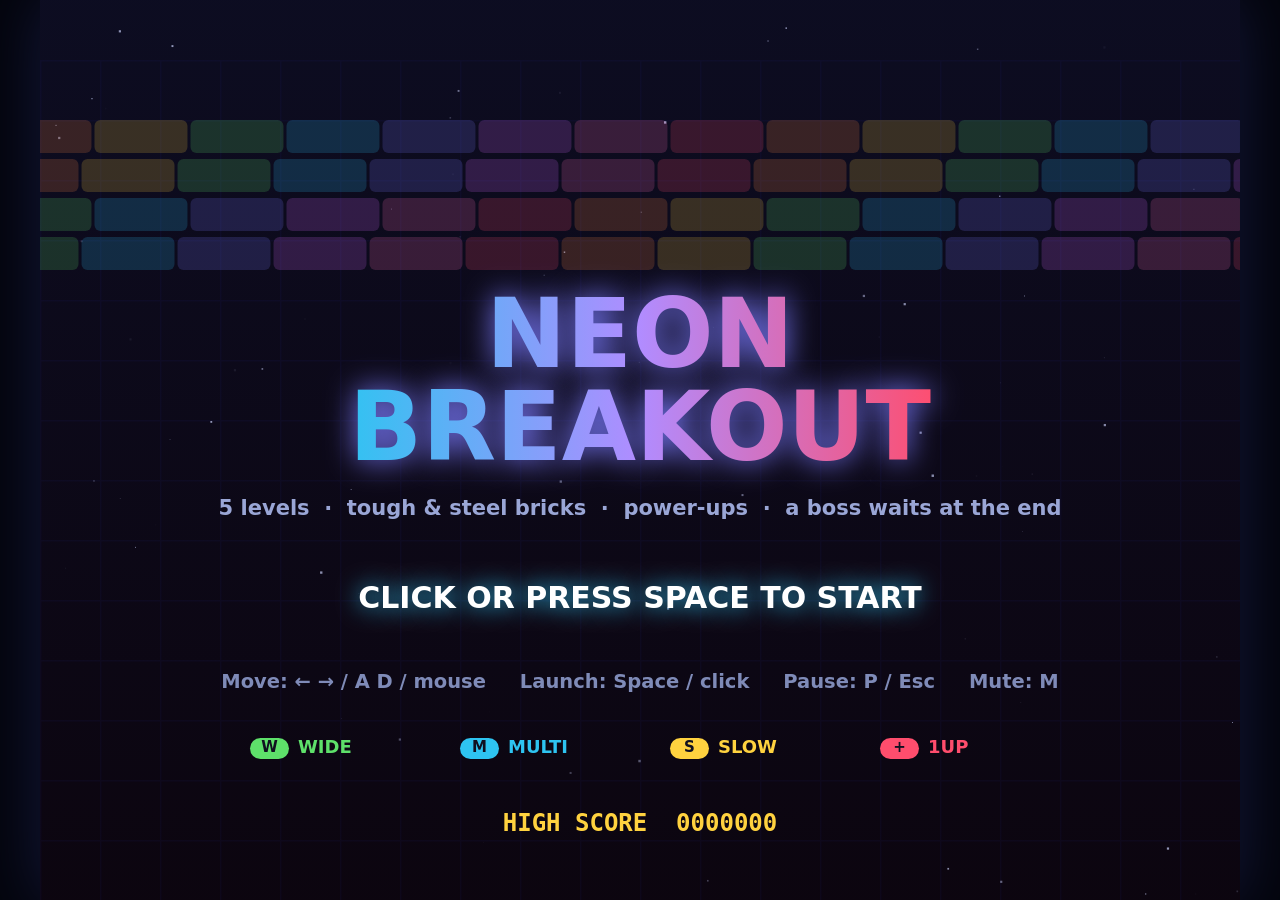
<file: play/c-opus-high/index.html>
<!DOCTYPE html>
<html lang="en">
<head>
<meta charset="utf-8">
<meta name="viewport" content="width=device-width,initial-scale=1">
<title>Neon Breakout</title>
<style>
  html, body { margin: 0; height: 100%; background: #04050d; overflow: hidden; }
  body { display: flex; align-items: center; justify-content: center; }
  canvas { display: block; background: #0a0c1c; box-shadow: 0 0 60px rgba(90, 110, 255, 0.18); touch-action: none; }
</style>
</head>
<body>
<canvas id="game" aria-label="Breakout game"></canvas>
<script>
(() => {
'use strict';

// ---------------------------------------------------------------------------
// Constants
// ---------------------------------------------------------------------------
const W = 800, H = 600, HUD_H = 40;
const STEP = 1 / 120;                 // fixed simulation step (seconds)
const COLS = 12, CELL_W = 64, CELL_H = 26, MARGIN = (W - COLS * CELL_W) / 2;
const PADDLE_Y = 556, PADDLE_H = 14, PADDLE_W = 104, PADDLE_WIDE = 160, PADDLE_SPEED = 640;
const BALL_R = 7, MAX_BALLS = 10;
const BASE_SPEED = 340, SPEED_PER_LEVEL = 20, SPEED_ACCEL = 2.2, SPEED_PER_BRICK = 1, SPEED_CAP = 600;
const MIN_VY_RATIO = 0.3;             // ball can never fly flatter than ~17.5 degrees
const MAX_BOUNCE = 1.05;              // ~60 degrees from vertical at paddle edge
const DROP_CHANCE = 0.2;
const WIDE_TIME = 15, SLOW_TIME = 10, SLOW_FACTOR = 0.65;
const START_LIVES = 3, MAX_LIVES = 5;
const HI_KEY = 'neonBreakout.highScore';

const ROW_COLORS = ['#ff4d6d', '#ff8c42', '#ffd23f', '#5ee06a', '#2ec4f1', '#7b7bff', '#d66bff', '#ff6fb5'];

// '.' empty, '1' normal, '2'/'3' tough (hits), '#' indestructible
const LEVELS = [
  { name: 'Warm Up', hue: 230, rows: [
    '111111111111',
    '111111111111',
    '111111111111',
    '222222222222',
    '111111111111',
  ] },
  { name: 'Diamond', hue: 265, rows: [
    '.....11.....',
    '....1221....',
    '...122221...',
    '..12233221..',
    '.1223333221.',
    '..12233221..',
    '...122221...',
    '....1221....',
  ] },
  { name: 'Fortress', hue: 190, rows: [
    '333333333333',
    '#..........#',
    '#.11111111.#',
    '#.12222221.#',
    '#.11111111.#',
    '#..........#',
    '###..##..###',
  ] },
  { name: 'Checkmate', hue: 320, rows: [
    '2.2.2.2.2.2.',
    '.1.1.1.1.1.1',
    '3.3.3.3.3.3.',
    '.1.1.1.1.1.1',
    '##..####..##',
    '111111111111',
    '222222222222',
  ] },
  { name: 'The Guardian', hue: 350, top: 192, boss: true, rows: [
    '#.2.1..1.2.#',
    '..1.1..1.1..',
  ] },
];

const POWER = {
  wide:  { label: 'W', name: 'WIDE',  color: '#5ee06a', weight: 34 },
  multi: { label: 'M', name: 'MULTI', color: '#2ec4f1', weight: 32 },
  slow:  { label: 'S', name: 'SLOW',  color: '#ffd23f', weight: 24 },
  life:  { label: '+', name: '1UP',   color: '#ff4d6d', weight: 10 },
};

// ---------------------------------------------------------------------------
// Helpers
// ---------------------------------------------------------------------------
const clamp = (v, a, b) => (v < a ? a : v > b ? b : v);
const rand = (a, b) => a + Math.random() * (b - a);
const lerp = (a, b, t) => a + (b - a) * t;
const rectsOverlap = (ax, ay, aw, ah, bx, by, bw, bh) =>
  ax < bx + bw && ax + aw > bx && ay < by + bh && ay + ah > by;

function loadHigh() {
  try { return parseInt(localStorage.getItem(HI_KEY), 10) || 0; } catch (e) { return 0; }
}
function saveHigh(v) {
  try { localStorage.setItem(HI_KEY, String(v)); } catch (e) { /* storage unavailable */ }
}

// ---------------------------------------------------------------------------
// Sound (Web Audio, synthesized)
// ---------------------------------------------------------------------------
const Sound = (() => {
  let ac = null, master = null, noiseBuf = null, muted = false;
  const NOTES = [523, 587, 659, 784, 880, 1047, 1175, 1319, 1568, 1760, 2093];

  function ensure() {
    if (!ac) {
      const AC = window.AudioContext || window.webkitAudioContext;
      if (!AC) return;
      ac = new AC();
      master = ac.createGain();
      master.gain.value = 0.32;
      master.connect(ac.destination);
      noiseBuf = ac.createBuffer(1, ac.sampleRate, ac.sampleRate);
      const d = noiseBuf.getChannelData(0);
      for (let i = 0; i < d.length; i++) d[i] = Math.random() * 2 - 1;
    }
    if (ac.state === 'suspended') ac.resume();
  }

  function tone(freq, dur, opt = {}) {
    if (muted || !ac) return;
    const { type = 'square', vol = 0.2, slide = 0, delay = 0 } = opt;
    const t = ac.currentTime + delay;
    const o = ac.createOscillator(), g = ac.createGain();
    o.type = type;
    o.frequency.setValueAtTime(freq, t);
    if (slide) o.frequency.exponentialRampToValueAtTime(Math.max(20, slide), t + dur);
    g.gain.setValueAtTime(0.0001, t);
    g.gain.exponentialRampToValueAtTime(vol, t + 0.006);
    g.gain.exponentialRampToValueAtTime(0.0001, t + dur);
    o.connect(g); g.connect(master);
    o.start(t); o.stop(t + dur + 0.03);
  }

  function noise(dur, opt = {}) {
    if (muted || !ac) return;
    const { vol = 0.25, freq = 1200, delay = 0 } = opt;
    const t = ac.currentTime + delay;
    const src = ac.createBufferSource(), f = ac.createBiquadFilter(), g = ac.createGain();
    src.buffer = noiseBuf;
    f.type = 'lowpass'; f.frequency.setValueAtTime(freq, t);
    f.frequency.exponentialRampToValueAtTime(Math.max(40, freq * 0.2), t + dur);
    g.gain.setValueAtTime(vol, t);
    g.gain.exponentialRampToValueAtTime(0.0001, t + dur);
    src.connect(f); f.connect(g); g.connect(master);
    src.start(t, Math.random() * 0.4); src.stop(t + dur + 0.03);
  }

  return {
    ensure,
    toggle() { muted = !muted; return muted; },
    get muted() { return muted; },
    paddle()  { tone(260, 0.08, { vol: 0.16, slide: 390 }); },
    wall()    { tone(210, 0.05, { type: 'triangle', vol: 0.14 }); },
    brick(c)  { const f = NOTES[Math.min(c, NOTES.length - 1)];
                tone(f, 0.11, { vol: 0.12 }); tone(f / 2, 0.14, { type: 'triangle', vol: 0.12 }); },
    tough()   { tone(330, 0.09, { type: 'triangle', vol: 0.18, slide: 200 }); noise(0.06, { vol: 0.12, freq: 2500 }); },
    steel()   { tone(1500, 0.04, { vol: 0.07 }); tone(2200, 0.16, { type: 'sine', vol: 0.08 }); },
    launch()  { tone(330, 0.12, { type: 'triangle', vol: 0.18, slide: 700 }); },
    power()   { [660, 880, 1320].forEach((f, i) => tone(f, 0.09, { type: 'sine', vol: 0.2, delay: i * 0.06 })); },
    expire()  { tone(600, 0.25, { type: 'sine', vol: 0.15, slide: 280 }); },
    lose()    { tone(420, 0.7, { type: 'sawtooth', vol: 0.16, slide: 70 }); noise(0.4, { vol: 0.12, freq: 600 }); },
    clear()   { [523, 659, 784, 1047].forEach((f, i) => tone(f, 0.16, { vol: 0.13, delay: i * 0.1 })); },
    bossHit() { tone(160, 0.14, { vol: 0.2, slide: 80 }); noise(0.12, { vol: 0.22, freq: 900 }); },
    shoot()   { tone(900, 0.16, { type: 'sawtooth', vol: 0.06, slide: 180 }); },
    stun()    { tone(110, 0.3, { vol: 0.18, slide: 60 }); noise(0.25, { vol: 0.2, freq: 1500 }); },
    boom()    { noise(0.9, { vol: 0.5, freq: 700 }); tone(90, 0.8, { type: 'sine', vol: 0.3, slide: 30 }); },
    over()    { [392, 330, 262, 196].forEach((f, i) => tone(f, 0.3, { type: 'triangle', vol: 0.2, delay: i * 0.22 })); },
    win()     { [523, 659, 784, 1047, 784, 1047, 1319].forEach((f, i) =>
                  tone(f, i === 6 ? 0.6 : 0.16, { vol: 0.13, delay: i * 0.13 })); },
    blip()    { tone(440, 0.05, { type: 'sine', vol: 0.15 }); },
  };
})();

// ---------------------------------------------------------------------------
// Canvas sizing — fit window, keep 4:3, crisp on HiDPI
// ---------------------------------------------------------------------------
const canvas = document.getElementById('game');
const ctx = canvas.getContext('2d');
let scale = 1;

function resize() {
  const dpr = window.devicePixelRatio || 1;
  const s = Math.min(window.innerWidth / W, window.innerHeight / H);
  const cw = Math.max(1, Math.floor(W * s)), ch = Math.max(1, Math.floor(H * s));
  canvas.style.width = cw + 'px';
  canvas.style.height = ch + 'px';
  canvas.width = Math.round(cw * dpr);
  canvas.height = Math.round(ch * dpr);
  scale = canvas.width / W;
}
window.addEventListener('resize', resize);
resize();

const stars = Array.from({ length: 90 }, () => ({
  x: Math.random() * W, y: Math.random() * H, r: Math.random() * 1.4 + 0.3, tw: Math.random() * Math.PI * 2,
}));

// ---------------------------------------------------------------------------
// Game state
// ---------------------------------------------------------------------------
const G = {
  state: 'title',        // title | play | paused | levelclear | bossdeath | gameover | victory
  pausedFrom: null,
  time: 0, timer: 0,
  score: 0, high: loadHigh(), newHigh: false,
  lives: START_LIVES, level: 1,
  speed: BASE_SPEED, combo: 0,
  bricks: [], balls: [], powerups: [], particles: [], popups: [], bullets: [],
  boss: null,
  effects: { wide: 0, slow: 0 },
  paddle: { x: W / 2, y: PADDLE_Y, w: PADDLE_W, h: PADDLE_H, stun: 0, flash: 0 },
  shake: 0, flash: 0,
  banner: null,
  bonus: 0,
};

const input = { left: false, right: false, mouseX: null, lastMouseMove: 0 };

function levelBaseSpeed() { return BASE_SPEED + (G.level - 1) * SPEED_PER_LEVEL; }

function genCracks(w, h) {
  const cracks = [];
  for (let i = 0; i < 6; i++) {
    let x = rand(w * 0.2, w * 0.8), y = rand(h * 0.25, h * 0.75), a = rand(0, Math.PI * 2);
    const pts = [[x, y]];
    for (let s = 0; s < 3; s++) {
      a += rand(-0.9, 0.9);
      x = clamp(x + Math.cos(a) * rand(5, 11), 1, w - 1);
      y = clamp(y + Math.sin(a) * rand(3, 7), 1, h - 1);
      pts.push([x, y]);
    }
    cracks.push(pts);
  }
  return cracks;
}

function makeBricks(levelIdx) {
  const def = LEVELS[levelIdx];
  const top = def.top || HUD_H + 34;
  const bricks = [];
  def.rows.forEach((row, r) => {
    for (let c = 0; c < COLS; c++) {
      const ch = row[c];
      if (!ch || ch === '.') continue;
      const b = {
        x: MARGIN + c * CELL_W + 1, y: top + r * CELL_H, w: CELL_W - 2, h: CELL_H - 4,
        alive: true, flash: 0, row: r,
      };
      if (ch === '#') { b.type = 'steel'; b.hp = b.maxHp = Infinity; }
      else {
        b.hp = b.maxHp = parseInt(ch, 10);
        b.type = b.hp > 1 ? 'tough' : 'normal';
        b.color = b.type === 'tough' ? (b.hp >= 3 ? '#b18cff' : '#55d6c2') : ROW_COLORS[(r + levelIdx) % ROW_COLORS.length];
        b.cracks = genCracks(b.w, b.h);
      }
      bricks.push(b);
    }
  });
  return bricks;
}

function makeBoss() {
  return {
    x: W / 2, y: 124, baseY: 124, w: 200, h: 66,
    hp: 40, maxHp: 40, t: 0, fireT: 2.5, flash: 0, hitShake: 0,
  };
}

function newBall(stuck) {
  return { x: G.paddle.x, y: G.paddle.y - BALL_R, vx: 0, vy: 0, r: BALL_R, stuck, trail: [], idle: 0, dead: false };
}

function newGame() {
  G.score = 0; G.lives = START_LIVES; G.newHigh = false;
  loadLevel(1);
}

function loadLevel(n) {
  G.level = n;
  G.bricks = makeBricks(n - 1);
  G.boss = LEVELS[n - 1].boss ? makeBoss() : null;
  G.particles = []; G.popups = [];
  G.flash = 0; G.shake = 0;
  resetServe();
  G.state = 'play';
  G.banner = { title: n === LEVELS.length ? 'FINAL LEVEL' : 'LEVEL ' + n, sub: LEVELS[n - 1].name, t: 2.4 };
}

function resetServe() {
  G.balls = [newBall(true)];
  G.powerups = []; G.bullets = [];
  G.effects.wide = 0; G.effects.slow = 0;
  G.speed = levelBaseSpeed();
  G.combo = 0;
  G.paddle.stun = 0;
}

function launchBalls() {
  let launched = false;
  for (const b of G.balls) {
    if (!b.stuck) continue;
    const dir = input.left && !input.right ? -1 : input.right && !input.left ? 1 : (Math.random() < 0.5 ? -1 : 1);
    const a = dir * rand(0.15, 0.4);
    b.vx = Math.sin(a) * G.speed; b.vy = -Math.cos(a) * G.speed;
    b.stuck = false; launched = true;
  }
  if (launched) { Sound.launch(); if (G.banner) G.banner.t = Math.min(G.banner.t, 0.4); }
}

// ---------------------------------------------------------------------------
// Scoring & effects
// ---------------------------------------------------------------------------
function addScore(points, x, y, color) {
  const mult = 1 + Math.min(G.combo, 10) * 0.1;
  const p = Math.round(points * mult / 5) * 5;
  G.score += p;
  if (G.score > G.high) { G.high = G.score; G.newHigh = true; saveHigh(G.high); }
  if (x !== undefined) G.popups.push({ x, y, text: '+' + p, color: color || '#fff', t: 0.9 });
}

function burst(x, y, color, n, speed, size) {
  if (G.particles.length > 700) return;
  for (let i = 0; i < n; i++) {
    const a = Math.random() * Math.PI * 2, s = rand(speed * 0.3, speed);
    G.particles.push({ x, y, vx: Math.cos(a) * s, vy: Math.sin(a) * s - speed * 0.2,
      life: rand(0.4, 0.9), max: 0.9, color, size: rand(size * 0.5, size), g: 520 });
  }
}

function shake(amount) { G.shake = Math.max(G.shake, amount); }

function popup(x, y, text, color) { G.popups.push({ x, y, text, color, t: 1.2, big: true }); }

// ---------------------------------------------------------------------------
// Collisions
// ---------------------------------------------------------------------------
function ballBox(b) { return [b.x - b.r, b.y - b.r, b.r * 2, b.r * 2]; }

function findBrickHit(b) {
  const [bx, by, bw, bh] = ballBox(b);
  let best = null, bestD = Infinity;
  for (const br of G.bricks) {
    if (!br.alive) continue;
    if (rectsOverlap(bx, by, bw, bh, br.x, br.y, br.w, br.h)) {
      const d = Math.abs(br.x + br.w / 2 - b.x) + Math.abs(br.y + br.h / 2 - b.y);
      if (d < bestD) { bestD = d; best = br; }
    }
  }
  return best;
}

function bossRect() {
  const s = G.boss;
  return { x: s.x - s.w / 2, y: s.y - s.h / 2, w: s.w, h: s.h };
}

function bossOverlaps(b) {
  if (!G.boss || G.boss.hp <= 0) return null;
  const r = bossRect();
  const [bx, by, bw, bh] = ballBox(b);
  return rectsOverlap(bx, by, bw, bh, r.x, r.y, r.w, r.h) ? r : null;
}

function hitBrick(br, b) {
  br.flash = 1;
  b.idle = 0;
  if (br.type === 'steel') {
    Sound.steel();
    burst(b.x, b.y, '#cfd8ff', 4, 140, 2.5);
    return;
  }
  br.hp--;
  G.combo++;
  const cx = br.x + br.w / 2, cy = br.y + br.h / 2;
  if (br.hp <= 0) {
    br.alive = false;
    Sound.brick(G.combo - 1);
    addScore(br.maxHp > 1 ? 60 * br.maxHp : 50, cx, br.y, br.color);
    burst(cx, cy, br.color, 16, 260, 4);
    burst(cx, cy, '#ffffff', 4, 160, 2);
    G.speed = Math.min(SPEED_CAP, G.speed + SPEED_PER_BRICK);
    maybeDrop(cx, cy);
  } else {
    Sound.tough();
    addScore(20, cx, br.y, '#dfe6ff');
    burst(cx, cy, br.color, 7, 180, 3);
    shake(2);
  }
}

function hitBoss(b) {
  const s = G.boss;
  s.hp--; s.flash = 1; s.hitShake = 0.25;
  b.idle = 0; G.combo++;
  Sound.bossHit();
  shake(6);
  addScore(100, b.x, b.y - 10, '#ffb3c1');
  burst(b.x, b.y, s.hp <= s.maxHp / 2 ? '#ff5a5a' : '#a693ff', 18, 300, 4);
  if (s.hp === Math.floor(s.maxHp / 2)) popup(s.x, s.y + 60, 'ENRAGED!', '#ff5a5a');
  if (s.hp <= 0) startBossDeath();
}

function bounceOffPaddle(b) {
  const P = G.paddle;
  const off = clamp((b.x - P.x) / (P.w / 2), -1, 1);
  const a = off * MAX_BOUNCE;
  const sp = Math.hypot(b.vx, b.vy);
  b.vx = Math.sin(a) * sp;
  b.vy = -Math.cos(a) * sp;
  b.y = P.y - b.r;
  b.idle = 0;
  G.combo = 0;
  P.flash = 1;
  Sound.paddle();
  burst(b.x, P.y, '#9fe8ff', 5, 120, 2);
}

// If the ball has bounced around without touching the paddle or a breakable
// target for a while, nudge its angle so it can't settle into a closed loop.
function antiLoop(b) {
  if (b.idle < 8) return;
  const a = Math.atan2(b.vy, b.vx) + rand(0.12, 0.3) * (Math.random() < 0.5 ? -1 : 1);
  const sp = Math.hypot(b.vx, b.vy);
  b.vx = Math.cos(a) * sp; b.vy = Math.sin(a) * sp;
  b.idle = 0;
}

function collideX(b) {
  if (b.x - b.r < 0) { b.x = b.r; b.vx = Math.abs(b.vx); Sound.wall(); antiLoop(b); }
  else if (b.x + b.r > W) { b.x = W - b.r; b.vx = -Math.abs(b.vx); Sound.wall(); antiLoop(b); }
  const br = findBrickHit(b);
  if (br) {
    if (b.vx > 0) b.x = br.x - b.r; else b.x = br.x + br.w + b.r;
    b.vx = -b.vx;
    hitBrick(br, b);
    if (br.type === 'steel') antiLoop(b);
  }
  const r = bossOverlaps(b);
  if (r) {
    if (b.vx > 0) b.x = r.x - b.r; else b.x = r.x + r.w + b.r;
    b.vx = -b.vx;
    hitBoss(b);
  }
}

function collideY(b) {
  if (b.y - b.r < HUD_H) { b.y = HUD_H + b.r; b.vy = Math.abs(b.vy); Sound.wall(); antiLoop(b); }
  const br = findBrickHit(b);
  if (br) {
    if (b.vy > 0) b.y = br.y - b.r; else b.y = br.y + br.h + b.r;
    b.vy = -b.vy;
    hitBrick(br, b);
    if (br.type === 'steel') antiLoop(b);
  }
  const r = bossOverlaps(b);
  if (r) {
    if (b.vy > 0) b.y = r.y - b.r; else b.y = r.y + r.h + b.r;
    b.vy = -b.vy;
    hitBoss(b);
  }
  // paddle
  const P = G.paddle;
  if (b.vy > 0) {
    const [bx, by, bw, bh] = ballBox(b);
    if (rectsOverlap(bx, by, bw, bh, P.x - P.w / 2, P.y, P.w, P.h)) {
      if (b.y <= P.y + P.h * 0.5) bounceOffPaddle(b);
      else { // clipped the side: deflect outward, the ball is lost anyway
        b.vx = (b.x < P.x ? -1 : 1) * Math.abs(b.vx || 1);
        b.x = b.x < P.x ? P.x - P.w / 2 - b.r : P.x + P.w / 2 + b.r;
      }
    }
  }
  if (b.y - b.r > H) b.dead = true;
}

// Keep speed on target and never let the ball go (near) horizontal.
function normalizeVelocity(b, target) {
  let sp = Math.hypot(b.vx, b.vy) || 1;
  let vx = b.vx / sp, vy = b.vy / sp;
  if (Math.abs(vy) < MIN_VY_RATIO) {
    vy = (vy < 0 ? -1 : 1) * MIN_VY_RATIO;
    vx = (vx < 0 ? -1 : 1) * Math.sqrt(1 - vy * vy);
  }
  b.vx = vx * target; b.vy = vy * target;
}

// Push a ball out of the boss if the moving boss swept into it.
function resolveBossPush(b) {
  const r = bossOverlaps(b);
  if (!r) return;
  const left = b.x + b.r - r.x, right = r.x + r.w - (b.x - b.r);
  const top = b.y + b.r - r.y, bottom = r.y + r.h - (b.y - b.r);
  const m = Math.min(left, right, top, bottom);
  if (m === left) { b.x = r.x - b.r; b.vx = -Math.abs(b.vx); }
  else if (m === right) { b.x = r.x + r.w + b.r; b.vx = Math.abs(b.vx); }
  else if (m === top) { b.y = r.y - b.r; b.vy = -Math.abs(b.vy); }
  else { b.y = r.y + r.h + b.r; b.vy = Math.abs(b.vy); }
  b.x = clamp(b.x, b.r, W - b.r);
}

function updateBall(b, dt) {
  const P = G.paddle;
  if (b.stuck) { b.x = P.x; b.y = P.y - b.r; b.trail.length = 0; return; }
  const target = G.speed * (G.effects.slow > 0 ? SLOW_FACTOR : 1);
  normalizeVelocity(b, target);
  resolveBossPush(b);
  b.idle += dt;
  const steps = Math.max(1, Math.ceil(target * dt / 3)); // sub-steps of <= 3px (ball radius is 7)
  const sdt = dt / steps;
  for (let i = 0; i < steps && !b.dead; i++) {
    b.x += b.vx * sdt; collideX(b);
    b.y += b.vy * sdt; collideY(b);
  }
  b.trail.push(b.x, b.y);
  if (b.trail.length > 20) b.trail.splice(0, 2);
}

// ---------------------------------------------------------------------------
// Power-ups
// ---------------------------------------------------------------------------
function maybeDrop(x, y) {
  if (Math.random() > DROP_CHANCE || G.powerups.length >= 4) return;
  const total = Object.values(POWER).reduce((s, p) => s + p.weight, 0);
  let r = Math.random() * total, type = 'wide';
  for (const [k, p] of Object.entries(POWER)) { r -= p.weight; if (r <= 0) { type = k; break; } }
  if (type === 'life' && G.lives >= MAX_LIVES) type = 'multi';
  G.powerups.push({ x, y, type, w: 40, h: 16, t: 0 });
}

function applyPower(type) {
  const P = G.paddle;
  Sound.power();
  popup(P.x, P.y - 30, POWER[type].name, POWER[type].color);
  if (type === 'wide') G.effects.wide = WIDE_TIME;
  else if (type === 'slow') G.effects.slow = SLOW_TIME;
  else if (type === 'life') G.lives = Math.min(MAX_LIVES, G.lives + 1);
  else if (type === 'multi') {
    let src = G.balls.filter(b => !b.stuck);
    if (!src.length) { launchBalls(); src = G.balls.filter(b => !b.stuck); }
    const spawned = [];
    for (const s of src) {
      for (const da of [-0.35, 0.35]) {
        if (G.balls.length + spawned.length >= MAX_BALLS) break;
        const a = Math.atan2(s.vy, s.vx) + da, sp = Math.hypot(s.vx, s.vy);
        const nb = { ...newBall(false), x: s.x, y: s.y, vx: Math.cos(a) * sp, vy: Math.sin(a) * sp };
        normalizeVelocity(nb, sp);
        spawned.push(nb);
      }
    }
    G.balls.push(...spawned);
  }
}

function updatePowerups(dt) {
  const P = G.paddle;
  for (const p of G.powerups) {
    p.y += 150 * dt; p.t += dt;
    if (rectsOverlap(p.x - p.w / 2, p.y - p.h / 2, p.w, p.h, P.x - P.w / 2, P.y, P.w, P.h)) {
      p.done = true; applyPower(p.type);
    } else if (p.y - p.h > H) p.done = true;
  }
  G.powerups = G.powerups.filter(p => !p.done);
}

function updateEffects(dt) {
  for (const k of ['wide', 'slow']) {
    if (G.effects[k] > 0) {
      G.effects[k] -= dt;
      if (G.effects[k] <= 0) { G.effects[k] = 0; Sound.expire(); }
    }
  }
}

// ---------------------------------------------------------------------------
// Boss
// ---------------------------------------------------------------------------
function updateBoss(dt) {
  const s = G.boss;
  if (!s || s.hp <= 0) return;
  const enraged = s.hp <= s.maxHp / 2;
  s.t += dt * (enraged ? 1.55 : 1);
  const range = W / 2 - s.w / 2 - 24;
  s.x = W / 2 + Math.sin(s.t * 0.75) * range;
  s.y = s.baseY + Math.sin(s.t * 1.9) * 10;
  s.flash = Math.max(0, s.flash - dt * 5);
  s.hitShake = Math.max(0, s.hitShake - dt);
  if (G.balls.some(b => !b.stuck)) {
    s.fireT -= dt;
    if (s.fireT <= 0) {
      s.fireT = enraged ? rand(0.9, 1.3) : rand(1.6, 2.2);
      fireBoss(enraged);
    }
  }
}

function fireBoss(enraged) {
  const s = G.boss, P = G.paddle;
  const ox = s.x, oy = s.y + s.h / 2;
  const base = Math.atan2(P.y - oy, P.x - ox);
  const angles = enraged ? [base - 0.28, base, base + 0.28] : [base];
  for (const a of angles) G.bullets.push({ x: ox, y: oy, vx: Math.cos(a) * 230, vy: Math.sin(a) * 230, r: 6, t: 0 });
  Sound.shoot();
  burst(ox, oy, '#ff7a7a', 6, 120, 3);
}

function updateBullets(dt) {
  const P = G.paddle;
  for (const u of G.bullets) {
    u.x += u.vx * dt; u.y += u.vy * dt; u.t += dt;
    if (rectsOverlap(u.x - u.r, u.y - u.r, u.r * 2, u.r * 2, P.x - P.w / 2, P.y, P.w, P.h)) {
      u.done = true;
      P.stun = 0.9;
      G.effects.wide = 0;
      Sound.stun();
      shake(8);
      burst(u.x, P.y, '#ff5a5a', 20, 260, 3.5);
      popup(P.x, P.y - 30, 'STUNNED!', '#ff5a5a');
    } else if (u.y > H + 20 || u.x < -20 || u.x > W + 20) u.done = true;
  }
  G.bullets = G.bullets.filter(u => !u.done);
}

function startBossDeath() {
  G.state = 'bossdeath';
  G.timer = 2.6;
  G.bullets = []; G.powerups = []; G.balls = [];
  for (const br of G.bricks) if (br.alive) { br.alive = false; burst(br.x + br.w / 2, br.y + br.h / 2, br.color || '#9aa', 10, 220, 3.5); }
  Sound.boom();
  shake(16);
}

// ---------------------------------------------------------------------------
// Flow
// ---------------------------------------------------------------------------
function loseLife() {
  G.lives--;
  Sound.lose();
  shake(12);
  G.flash = 0.5;
  if (G.lives <= 0) {
    G.state = 'gameover'; G.timer = 0;
    G.balls = []; G.powerups = []; G.bullets = [];
    Sound.over();
    return;
  }
  resetServe();
  G.banner = { title: G.lives === 1 ? 'LAST LIFE' : 'READY', sub: G.lives + (G.lives === 1 ? ' life left' : ' lives left'), t: 1.6 };
}

function levelCleared() {
  G.state = 'levelclear';
  G.timer = 0;
  G.bonus = 500 * G.level + 250 * G.lives;
  G.balls = []; G.bullets = []; G.powerups = [];
  G.score += G.bonus;
  if (G.score > G.high) { G.high = G.score; G.newHigh = true; saveHigh(G.high); }
  Sound.clear();
}

function victory() {
  G.state = 'victory'; G.timer = 0;
  G.bonus = 5000 + 1000 * G.lives;
  G.score += G.bonus;
  if (G.score > G.high) { G.high = G.score; G.newHigh = true; saveHigh(G.high); }
  Sound.win();
}

function togglePause() {
  if (G.state === 'play') { G.pausedFrom = 'play'; G.state = 'paused'; Sound.blip(); }
  else if (G.state === 'paused') { G.state = G.pausedFrom || 'play'; Sound.blip(); }
}

function primaryAction() {
  Sound.ensure();
  switch (G.state) {
    case 'title': newGame(); break;
    case 'play': launchBalls(); break;
    case 'paused': togglePause(); break;
    case 'levelclear': if (G.timer > 0.8) loadLevel(G.level + 1); break;
    case 'gameover':
    case 'victory': if (G.timer > 1) newGame(); break;
  }
}

// ---------------------------------------------------------------------------
// Update
// ---------------------------------------------------------------------------
function updatePaddle(dt) {
  const P = G.paddle;
  const targetW = G.effects.wide > 0 ? PADDLE_WIDE : PADDLE_W;
  P.w = lerp(P.w, targetW, Math.min(1, dt * 10));
  P.flash = Math.max(0, P.flash - dt * 6);
  if (P.stun > 0) { P.stun -= dt; return; }
  const dir = (input.right ? 1 : 0) - (input.left ? 1 : 0);
  if (dir) { P.x += dir * PADDLE_SPEED * dt; input.mouseX = null; }
  else if (input.mouseX !== null) {
    const maxStep = 2400 * dt;
    P.x += clamp(input.mouseX - P.x, -maxStep, maxStep);
  }
  P.x = clamp(P.x, P.w / 2, W - P.w / 2);
}

function updateParticles(dt) {
  for (const p of G.particles) { p.x += p.vx * dt; p.y += p.vy * dt; p.vy += p.g * dt; p.vx *= 0.99; p.life -= dt; }
  G.particles = G.particles.filter(p => p.life > 0);
  for (const p of G.popups) { p.y -= (p.big ? 30 : 45) * dt; p.t -= dt; }
  G.popups = G.popups.filter(p => p.t > 0);
  for (const br of G.bricks) if (br.flash > 0) br.flash = Math.max(0, br.flash - dt * 6);
}

function update(dt) {
  G.time += dt;
  G.shake = Math.max(0, G.shake - dt * 40);
  G.flash = Math.max(0, G.flash - dt);
  if (G.banner) { G.banner.t -= dt; if (G.banner.t <= 0) G.banner = null; }

  switch (G.state) {
    case 'play': {
      updatePaddle(dt);
      updateEffects(dt);
      if (G.balls.some(b => !b.stuck)) G.speed = Math.min(SPEED_CAP, G.speed + SPEED_ACCEL * dt);
      updateBoss(dt);
      for (const b of G.balls) {
        updateBall(b, dt);
        if (G.state !== 'play') break; // boss died mid-update
      }
      if (G.state !== 'play') break;
      G.balls = G.balls.filter(b => !b.dead);
      if (G.bricks.some(b => !b.alive)) G.bricks = G.bricks.filter(b => b.alive);
      updatePowerups(dt);
      updateBullets(dt);
      if (!G.balls.length) loseLife();
      else if (!G.boss && !G.bricks.some(b => b.type !== 'steel')) levelCleared();
      break;
    }
    case 'bossdeath': {
      G.timer -= dt;
      const s = G.boss;
      if (Math.random() < dt * 14) {
        const x = s.x + rand(-s.w / 2, s.w / 2), y = s.y + rand(-s.h / 2, s.h / 2);
        burst(x, y, Math.random() < 0.5 ? '#ffd23f' : '#ff5a5a', 14, 280, 4);
        Sound.bossHit(); shake(6);
      }
      if (G.timer <= 0) {
        burst(s.x, s.y, '#ffffff', 60, 480, 5);
        burst(s.x, s.y, '#ff5a5a', 60, 380, 5);
        Sound.boom(); shake(18); G.flash = 0.8;
        G.boss = null;
        victory();
      }
      break;
    }
    case 'levelclear':
      G.timer += dt;
      updatePaddle(dt);
      if (G.timer > 3) loadLevel(G.level + 1);
      break;
    case 'gameover':
    case 'victory':
      G.timer += dt;
      if (G.state === 'victory' && Math.random() < dt * 5) {
        burst(rand(80, W - 80), rand(120, 360), ROW_COLORS[(Math.random() * ROW_COLORS.length) | 0], 24, 260, 3.5);
      }
      break;
  }
  if (G.state !== 'paused') updateParticles(dt);
}

// ---------------------------------------------------------------------------
// Rendering
// ---------------------------------------------------------------------------
function roundRect(x, y, w, h, r) {
  r = Math.min(r, w / 2, h / 2);
  ctx.beginPath();
  ctx.moveTo(x + r, y);
  ctx.arcTo(x + w, y, x + w, y + h, r);
  ctx.arcTo(x + w, y + h, x, y + h, r);
  ctx.arcTo(x, y + h, x, y, r);
  ctx.arcTo(x, y, x + w, y, r);
  ctx.closePath();
}

function text(str, x, y, size, color, align = 'center', weight = 800, font = 'system-ui, "Segoe UI", Helvetica, Arial, sans-serif') {
  ctx.font = `${weight} ${size}px ${font}`;
  ctx.textAlign = align;
  ctx.textBaseline = 'middle';
  ctx.fillStyle = color;
  ctx.fillText(str, x, y);
}
const MONO = 'ui-monospace, "SF Mono", Menlo, Consolas, monospace';

function drawBackground() {
  const hue = G.state === 'title' ? 240 : LEVELS[G.level - 1].hue;
  const g = ctx.createLinearGradient(0, 0, 0, H);
  g.addColorStop(0, `hsl(${hue}, 45%, 9%)`);
  g.addColorStop(1, `hsl(${(hue + 40) % 360}, 50%, 4%)`);
  ctx.fillStyle = g;
  ctx.fillRect(0, 0, W, H);
  ctx.strokeStyle = `hsla(${hue}, 80%, 60%, 0.05)`;
  ctx.lineWidth = 1;
  ctx.beginPath();
  for (let x = 0; x <= W; x += 40) { ctx.moveTo(x + 0.5, HUD_H); ctx.lineTo(x + 0.5, H); }
  for (let y = HUD_H; y <= H; y += 40) { ctx.moveTo(0, y + 0.5); ctx.lineTo(W, y + 0.5); }
  ctx.stroke();
  for (const s of stars) {
    ctx.globalAlpha = 0.35 + 0.35 * Math.sin(G.time * 1.5 + s.tw);
    ctx.fillStyle = '#cfd6ff';
    ctx.fillRect(s.x, s.y, s.r, s.r);
  }
  ctx.globalAlpha = 1;
}

function shade(hex, f) {
  const n = parseInt(hex.slice(1), 16);
  const r = clamp(Math.round(((n >> 16) & 255) * f), 0, 255);
  const g = clamp(Math.round(((n >> 8) & 255) * f), 0, 255);
  const b = clamp(Math.round((n & 255) * f), 0, 255);
  return `rgb(${r},${g},${b})`;
}

function drawBrick(br) {
  const { x, y, w, h } = br;
  if (br.type === 'steel') {
    const g = ctx.createLinearGradient(0, y, 0, y + h);
    g.addColorStop(0, '#c9d1e3'); g.addColorStop(0.5, '#7d869c'); g.addColorStop(1, '#4a5163');
    ctx.fillStyle = g;
    roundRect(x, y, w, h, 3); ctx.fill();
    ctx.strokeStyle = '#2b303d'; ctx.lineWidth = 1.5; ctx.stroke();
    ctx.fillStyle = '#3a4050';
    for (const px of [x + 6, x + w - 6]) for (const py of [y + 6, y + h - 6]) {
      ctx.beginPath(); ctx.arc(px, py, 2, 0, Math.PI * 2); ctx.fill();
    }
    ctx.strokeStyle = 'rgba(255,255,255,0.35)'; ctx.lineWidth = 1;
    ctx.beginPath(); ctx.moveTo(x + 12, y + h - 5); ctx.lineTo(x + w - 12, y + 5); ctx.stroke();
  } else {
    const dmg = br.maxHp - br.hp;
    const f = 1 - dmg * 0.18;
    const g = ctx.createLinearGradient(0, y, 0, y + h);
    g.addColorStop(0, shade(br.color, 1.15 * f));
    g.addColorStop(1, shade(br.color, 0.6 * f));
    ctx.fillStyle = g;
    roundRect(x, y, w, h, 4); ctx.fill();
    ctx.fillStyle = 'rgba(255,255,255,0.28)';
    ctx.fillRect(x + 4, y + 2, w - 8, 3);
    if (br.type === 'tough') {
      ctx.strokeStyle = 'rgba(255,255,255,0.55)'; ctx.lineWidth = 1.5;
      roundRect(x + 2.5, y + 2.5, w - 5, h - 5, 3); ctx.stroke();
      // remaining-hit pips
      ctx.fillStyle = 'rgba(255,255,255,0.85)';
      for (let i = 0; i < br.hp; i++) {
        ctx.beginPath(); ctx.arc(x + w / 2 + (i - (br.hp - 1) / 2) * 9, y + h / 2 + 1, 2.4, 0, Math.PI * 2); ctx.fill();
      }
      if (dmg > 0) {
        ctx.strokeStyle = 'rgba(10,10,25,0.85)'; ctx.lineWidth = 1.3;
        const n = Math.min(br.cracks.length, dmg * 3);
        ctx.beginPath();
        for (let i = 0; i < n; i++) {
          const pts = br.cracks[i];
          ctx.moveTo(x + pts[0][0], y + pts[0][1]);
          for (let k = 1; k < pts.length; k++) ctx.lineTo(x + pts[k][0], y + pts[k][1]);
        }
        ctx.stroke();
      }
    }
  }
  if (br.flash > 0) {
    ctx.globalAlpha = br.flash * 0.8;
    ctx.fillStyle = '#fff';
    roundRect(x, y, w, h, 4); ctx.fill();
    ctx.globalAlpha = 1;
  }
}

function drawBoss() {
  const s = G.boss;
  if (!s) return;
  const enraged = s.hp <= s.maxHp / 2;
  const jx = s.hitShake > 0 ? rand(-3, 3) : 0;
  const x = s.x - s.w / 2 + jx, y = s.y - s.h / 2;
  ctx.save();
  if (G.state === 'bossdeath') {
    ctx.globalAlpha = Math.floor(G.time * 24) % 2 ? 0.45 : 1;
    ctx.translate(rand(-4, 4), rand(-4, 4));
  }
  // side cannons
  ctx.fillStyle = enraged ? '#7a1b2a' : '#3b2f8f';
  roundRect(x - 14, y + 16, 22, 34, 6); ctx.fill();
  roundRect(x + s.w - 8, y + 16, 22, 34, 6); ctx.fill();
  // hull
  const g = ctx.createLinearGradient(0, y, 0, y + s.h);
  g.addColorStop(0, enraged ? '#ff6b6b' : '#9d8cff');
  g.addColorStop(1, enraged ? '#4d0a18' : '#24195e');
  ctx.shadowColor = enraged ? '#ff3355' : '#7b61ff';
  ctx.shadowBlur = 24;
  ctx.fillStyle = g;
  roundRect(x, y, s.w, s.h, 20); ctx.fill();
  ctx.shadowBlur = 0;
  // armor seams
  ctx.strokeStyle = 'rgba(255,255,255,0.18)'; ctx.lineWidth = 2;
  ctx.beginPath();
  ctx.moveTo(x + 20, y + s.h - 14); ctx.lineTo(x + s.w - 20, y + s.h - 14);
  ctx.moveTo(x + s.w / 2, y + 4); ctx.lineTo(x + s.w / 2, y + 16);
  ctx.stroke();
  // eyes tracking the paddle
  const P = G.paddle;
  for (const ex of [x + s.w * 0.3, x + s.w * 0.7]) {
    const ey = y + s.h * 0.45;
    ctx.fillStyle = '#fff';
    ctx.beginPath(); ctx.ellipse(ex, ey, 17, enraged ? 9 : 12, 0, 0, Math.PI * 2); ctx.fill();
    const a = Math.atan2(P.y - ey, P.x - ex);
    ctx.fillStyle = enraged ? '#ff1f4b' : '#2a1a7a';
    ctx.beginPath(); ctx.arc(ex + Math.cos(a) * 7, ey + Math.sin(a) * 4, 6, 0, Math.PI * 2); ctx.fill();
    if (enraged) { // angry brows
      ctx.strokeStyle = '#2a0008'; ctx.lineWidth = 4;
      ctx.beginPath();
      const dir = ex < s.x ? 1 : -1;
      ctx.moveTo(ex - 18 * dir, ey - 16); ctx.lineTo(ex + 14 * dir, ey - 9);
      ctx.stroke();
    }
  }
  // core
  const pulse = 0.6 + 0.4 * Math.sin(G.time * (enraged ? 12 : 6));
  ctx.fillStyle = enraged ? `rgba(255,80,80,${pulse})` : `rgba(140,220,255,${pulse})`;
  ctx.beginPath(); ctx.arc(x + s.w / 2, y + s.h - 14, 6, 0, Math.PI * 2); ctx.fill();
  if (s.flash > 0) {
    ctx.globalAlpha = s.flash * 0.7; ctx.fillStyle = '#fff';
    roundRect(x, y, s.w, s.h, 20); ctx.fill();
  }
  ctx.restore();

  // health bar over the boss
  const bw = s.w, bx = s.x - bw / 2, by = y - 14, frac = Math.max(0, s.hp / s.maxHp);
  ctx.fillStyle = 'rgba(0,0,0,0.6)'; roundRect(bx - 2, by - 2, bw + 4, 10, 4); ctx.fill();
  ctx.fillStyle = frac > 0.5 ? '#5ee06a' : frac > 0.25 ? '#ffd23f' : '#ff4d6d';
  if (frac > 0) { roundRect(bx, by, bw * frac, 6, 3); ctx.fill(); }
}

function drawBossBar() {
  const s = G.boss;
  if (!s) return;
  const x = 200, y = HUD_H + 10, w = 400, frac = Math.max(0, s.hp / s.maxHp);
  text('GUARDIAN', x - 8, y + 5, 11, '#ffb3c1', 'right', 800);
  ctx.fillStyle = 'rgba(0,0,0,0.55)'; roundRect(x, y, w, 10, 5); ctx.fill();
  const g = ctx.createLinearGradient(x, 0, x + w, 0);
  g.addColorStop(0, '#ff4d6d'); g.addColorStop(1, '#ffb347');
  ctx.fillStyle = g;
  if (frac > 0) { roundRect(x, y, w * frac, 10, 5); ctx.fill(); }
  ctx.strokeStyle = 'rgba(255,255,255,0.25)'; ctx.lineWidth = 1;
  roundRect(x, y, w, 10, 5); ctx.stroke();
  text(s.hp + ' / ' + s.maxHp, x + w + 8, y + 5, 11, '#ffd6de', 'left', 700, MONO);
}

function drawPaddle() {
  const P = G.paddle;
  const x = P.x - P.w / 2, y = P.y;
  const stunned = P.stun > 0;
  const g = ctx.createLinearGradient(0, y, 0, y + P.h);
  if (stunned && Math.floor(G.time * 20) % 2) { g.addColorStop(0, '#ff8a8a'); g.addColorStop(1, '#8a1c1c'); }
  else { g.addColorStop(0, '#bff4ff'); g.addColorStop(1, '#1b8fb8'); }
  ctx.shadowColor = stunned ? '#ff3355' : (G.effects.wide > 0 ? '#5ee06a' : '#2ec4f1');
  ctx.shadowBlur = 16 + P.flash * 14;
  ctx.fillStyle = g;
  roundRect(x, y, P.w, P.h, 7); ctx.fill();
  ctx.shadowBlur = 0;
  ctx.fillStyle = 'rgba(255,255,255,0.6)';
  ctx.fillRect(x + 8, y + 2, P.w - 16, 2);
  ctx.fillStyle = '#ff4d6d';
  ctx.fillRect(x + 3, y + 4, 4, P.h - 8);
  ctx.fillRect(x + P.w - 7, y + 4, 4, P.h - 8);
}

function drawBalls() {
  for (const b of G.balls) {
    for (let i = 0; i < b.trail.length; i += 2) {
      const a = (i / b.trail.length) * 0.35;
      ctx.fillStyle = `rgba(160,230,255,${a})`;
      ctx.beginPath(); ctx.arc(b.trail[i], b.trail[i + 1], b.r * (0.4 + i / b.trail.length * 0.5), 0, Math.PI * 2); ctx.fill();
    }
    ctx.shadowColor = G.effects.slow > 0 ? '#ffd23f' : '#9fe8ff';
    ctx.shadowBlur = 14;
    ctx.fillStyle = '#fff';
    ctx.beginPath(); ctx.arc(b.x, b.y, b.r, 0, Math.PI * 2); ctx.fill();
    ctx.shadowBlur = 0;
  }
}

function drawPowerups() {
  for (const p of G.powerups) {
    const def = POWER[p.type];
    const x = p.x - p.w / 2, y = p.y - p.h / 2;
    ctx.shadowColor = def.color; ctx.shadowBlur = 12;
    const g = ctx.createLinearGradient(0, y, 0, y + p.h);
    g.addColorStop(0, '#fff'); g.addColorStop(0.35, def.color); g.addColorStop(1, shade(def.color, 0.5));
    ctx.fillStyle = g;
    roundRect(x, y, p.w, p.h, 8); ctx.fill();
    ctx.shadowBlur = 0;
    text(def.label, p.x, p.y + 1, 12, '#101020', 'center', 900);
  }
}

function drawBullets() {
  for (const u of G.bullets) {
    ctx.shadowColor = '#ff3355'; ctx.shadowBlur = 14;
    ctx.fillStyle = '#ff5a6e';
    ctx.beginPath(); ctx.arc(u.x, u.y, u.r, 0, Math.PI * 2); ctx.fill();
    ctx.fillStyle = '#fff';
    ctx.beginPath(); ctx.arc(u.x, u.y, u.r * 0.45, 0, Math.PI * 2); ctx.fill();
    ctx.shadowBlur = 0;
  }
}

function drawParticles() {
  for (const p of G.particles) {
    ctx.globalAlpha = clamp(p.life / p.max, 0, 1);
    ctx.fillStyle = p.color;
    ctx.fillRect(p.x - p.size / 2, p.y - p.size / 2, p.size, p.size);
  }
  ctx.globalAlpha = 1;
  for (const p of G.popups) {
    ctx.globalAlpha = clamp(p.t / 0.5, 0, 1);
    text(p.text, p.x, p.y, p.big ? 20 : 13, p.color, 'center', 900);
  }
  ctx.globalAlpha = 1;
}

function pad(n, len) { return String(n).padStart(len, '0'); }

function drawHUD() {
  ctx.fillStyle = 'rgba(6,8,22,0.92)';
  ctx.fillRect(0, 0, W, HUD_H);
  const g = ctx.createLinearGradient(0, 0, W, 0);
  g.addColorStop(0, 'rgba(46,196,241,0.8)'); g.addColorStop(0.5, 'rgba(123,123,255,0.8)'); g.addColorStop(1, 'rgba(255,77,109,0.8)');
  ctx.fillStyle = g;
  ctx.fillRect(0, HUD_H - 2, W, 2);

  text('SCORE', 18, 12, 10, '#7f8bb8', 'left', 800);
  text(pad(G.score, 7), 18, 28, 18, '#ffffff', 'left', 800, MONO);
  text('HIGH', 170, 12, 10, '#7f8bb8', 'left', 800);
  text(pad(G.high, 7), 170, 28, 18, G.newHigh ? '#ffd23f' : '#cfd6ff', 'left', 800, MONO);
  text('LEVEL', W / 2, 12, 10, '#7f8bb8', 'center', 800);
  text(G.level + ' / ' + LEVELS.length, W / 2, 28, 18, '#ffffff', 'center', 800, MONO);

  text('LIVES', W - 18, 12, 10, '#7f8bb8', 'right', 800);
  for (let i = 0; i < G.lives; i++) {
    const cx = W - 24 - i * 18, cy = 28;
    ctx.fillStyle = '#ff4d6d';
    ctx.beginPath(); ctx.arc(cx, cy, 6, 0, Math.PI * 2); ctx.fill();
    ctx.fillStyle = 'rgba(255,255,255,0.6)';
    ctx.beginPath(); ctx.arc(cx - 2, cy - 2, 2, 0, Math.PI * 2); ctx.fill();
  }

  // active timed power-ups
  let ex = 540;
  for (const k of ['wide', 'slow']) {
    const t = G.effects[k];
    if (t <= 0) continue;
    const def = POWER[k], total = k === 'wide' ? WIDE_TIME : SLOW_TIME;
    const blink = t < 2.5 && Math.floor(G.time * 8) % 2;
    ctx.globalAlpha = blink ? 0.35 : 1;
    ctx.fillStyle = 'rgba(255,255,255,0.08)'; roundRect(ex, 9, 64, 22, 6); ctx.fill();
    ctx.fillStyle = def.color; roundRect(ex, 25, 64 * (t / total), 4, 2); ctx.fill();
    text(def.name, ex + 32, 17, 11, def.color, 'center', 900);
    ctx.globalAlpha = 1;
    ex += 72;
  }
  if (Sound.muted) text('MUTED', W / 2 + 70, 28, 10, '#7f8bb8', 'left', 800);
}

function overlay(alpha) {
  ctx.fillStyle = `rgba(4,5,14,${alpha})`;
  ctx.fillRect(0, 0, W, H);
}

function glowText(str, x, y, size, color, glow) {
  ctx.shadowColor = glow || color; ctx.shadowBlur = 22;
  text(str, x, y, size, color, 'center', 900);
  ctx.shadowBlur = 0;
}

function blinkOn() { return Math.floor(G.time * 2.2) % 2 === 0; }

function drawTitle() {
  // decorative drifting bricks
  for (let r = 0; r < 4; r++) {
    for (let c = 0; c < 14; c++) {
      const x = ((c * 64 + G.time * (r % 2 ? 22 : -22)) % (14 * 64) + 14 * 64) % (14 * 64) - 64;
      ctx.globalAlpha = 0.18;
      ctx.fillStyle = ROW_COLORS[(r + c) % ROW_COLORS.length];
      roundRect(x, 80 + r * 26, 62, 22, 4); ctx.fill();
    }
  }
  ctx.globalAlpha = 1;
  const g = ctx.createLinearGradient(200, 0, 600, 0);
  g.addColorStop(0, '#2ec4f1'); g.addColorStop(0.5, '#b18cff'); g.addColorStop(1, '#ff4d6d');
  ctx.shadowColor = '#7b7bff'; ctx.shadowBlur = 30;
  text('NEON', W / 2, 228, 64, g, 'center', 900);
  text('BREAKOUT', W / 2, 290, 64, g, 'center', 900);
  ctx.shadowBlur = 0;
  text('5 levels  ·  tough & steel bricks  ·  power-ups  ·  a boss waits at the end', W / 2, 340, 14, '#9aa6d6', 'center', 600);
  if (blinkOn()) glowText('CLICK OR PRESS SPACE TO START', W / 2, 400, 20, '#ffffff', '#2ec4f1');
  text('Move: ← → / A D / mouse     Launch: Space / click     Pause: P / Esc     Mute: M', W / 2, 455, 13, '#7f8bb8', 'center', 600);
  const items = Object.values(POWER);
  items.forEach((p, i) => {
    const x = W / 2 - (items.length - 1) * 70 + i * 140;
    ctx.fillStyle = p.color; roundRect(x - 50, 492, 26, 14, 7); ctx.fill();
    text(p.label, x - 37, 499, 10, '#101020', 'center', 900);
    text(p.name, x - 18, 499, 12, p.color, 'left', 800);
  });
  text('HIGH SCORE  ' + pad(G.high, 7), W / 2, 550, 16, '#ffd23f', 'center', 800, MONO);
}

function drawBanner() {
  const b = G.banner;
  if (!b || G.state !== 'play') return;
  const a = clamp(b.t / 0.4, 0, 1);
  ctx.globalAlpha = a;
  glowText(b.title, W / 2, 380, 40, '#ffffff', '#7b7bff');
  text(b.sub, W / 2, 418, 16, '#b9c2ee', 'center', 700);
  if (G.balls.some(x => x.stuck) && blinkOn()) text('Space / click to launch', W / 2, 450, 13, '#7f8bb8', 'center', 600);
  ctx.globalAlpha = 1;
}

function drawScreens() {
  switch (G.state) {
    case 'paused':
      overlay(0.6);
      glowText('PAUSED', W / 2, H / 2 - 30, 48, '#ffffff', '#7b7bff');
      text('Press P / Esc (or click) to resume', W / 2, H / 2 + 20, 16, '#b9c2ee', 'center', 700);
      text('M toggles sound', W / 2, H / 2 + 48, 13, '#7f8bb8', 'center', 600);
      break;
    case 'levelclear': {
      overlay(Math.min(0.55, G.timer));
      glowText('LEVEL ' + G.level + ' CLEAR!', W / 2, H / 2 - 40, 44, '#5ee06a');
      text('Bonus  +' + G.bonus, W / 2, H / 2 + 10, 20, '#ffd23f', 'center', 800, MONO);
      text(G.level + 1 === LEVELS.length ? 'Warning: something big is coming...' : 'Next: ' + LEVELS[G.level].name,
        W / 2, H / 2 + 46, 15, '#b9c2ee', 'center', 700);
      break;
    }
    case 'gameover':
      overlay(Math.min(0.72, G.timer * 1.5));
      glowText('GAME OVER', W / 2, H / 2 - 60, 56, '#ff4d6d');
      text('Score  ' + pad(G.score, 7), W / 2, H / 2, 22, '#ffffff', 'center', 800, MONO);
      text('High   ' + pad(G.high, 7), W / 2, H / 2 + 32, 18, '#ffd23f', 'center', 800, MONO);
      if (G.newHigh) glowText('NEW HIGH SCORE!', W / 2, H / 2 + 70, 18, '#ffd23f');
      if (G.timer > 1 && blinkOn()) text('Click or press Space to play again', W / 2, H / 2 + 115, 16, '#b9c2ee', 'center', 700);
      break;
    case 'victory':
      overlay(Math.min(0.6, G.timer));
      glowText('VICTORY!', W / 2, H / 2 - 80, 60, '#ffd23f', '#ff8c42');
      text('The Guardian has fallen.', W / 2, H / 2 - 30, 18, '#ffe3a3', 'center', 700);
      text('Victory bonus  +' + G.bonus, W / 2, H / 2 + 4, 16, '#5ee06a', 'center', 800, MONO);
      text('Final score  ' + pad(G.score, 7), W / 2, H / 2 + 36, 22, '#ffffff', 'center', 800, MONO);
      text('High   ' + pad(G.high, 7), W / 2, H / 2 + 66, 18, '#ffd23f', 'center', 800, MONO);
      if (G.newHigh) glowText('NEW HIGH SCORE!', W / 2, H / 2 + 100, 18, '#ffd23f');
      if (G.timer > 1 && blinkOn()) text('Click or press Space to play again', W / 2, H / 2 + 142, 16, '#b9c2ee', 'center', 700);
      break;
  }
}

function render() {
  ctx.setTransform(scale, 0, 0, scale, 0, 0);
  ctx.save();
  if (G.shake > 0) ctx.translate(rand(-1, 1) * G.shake * 0.5, rand(-1, 1) * G.shake * 0.5);
  drawBackground();
  if (G.state === 'title') {
    drawTitle();
  } else {
    for (const br of G.bricks) drawBrick(br);
    drawBoss();
    drawPowerups();
    drawBullets();
    drawPaddle();
    drawBalls();
    drawParticles();
    drawBanner();
  }
  ctx.restore();
  if (G.state !== 'title') { drawHUD(); drawBossBar(); }
  if (G.flash > 0) {
    ctx.fillStyle = `rgba(255,255,255,${G.flash * 0.35})`;
    ctx.fillRect(0, 0, W, H);
  }
  drawScreens();
  canvas.style.cursor = G.state === 'play' ? 'none' : 'default';
}

// ---------------------------------------------------------------------------
// Input
// ---------------------------------------------------------------------------
window.addEventListener('keydown', e => {
  const k = e.key;
  if (k === 'ArrowLeft' || k === 'a' || k === 'A') { input.left = true; e.preventDefault(); }
  else if (k === 'ArrowRight' || k === 'd' || k === 'D') { input.right = true; e.preventDefault(); }
  else if (k === ' ' || k === 'Spacebar' || k === 'Enter') { e.preventDefault(); if (!e.repeat) primaryAction(); }
  else if (k === 'p' || k === 'P' || k === 'Escape') { Sound.ensure(); togglePause(); e.preventDefault(); }
  else if (k === 'm' || k === 'M') { Sound.ensure(); Sound.toggle(); }
});
window.addEventListener('keyup', e => {
  const k = e.key;
  if (k === 'ArrowLeft' || k === 'a' || k === 'A') input.left = false;
  else if (k === 'ArrowRight' || k === 'd' || k === 'D') input.right = false;
});

function pointerX(e) {
  const r = canvas.getBoundingClientRect();
  return (e.clientX - r.left) / r.width * W;
}
window.addEventListener('pointermove', e => { input.mouseX = clamp(pointerX(e), 0, W); });
canvas.addEventListener('pointerdown', e => {
  input.mouseX = clamp(pointerX(e), 0, W);
  if (e.button === 0 || e.pointerType !== 'mouse') primaryAction();
});
canvas.addEventListener('contextmenu', e => e.preventDefault());

function autoPause() {
  input.left = input.right = false;
  if (G.state === 'play') togglePause();
}
window.addEventListener('blur', autoPause);
document.addEventListener('visibilitychange', () => { if (document.hidden) autoPause(); });

// ---------------------------------------------------------------------------
// Main loop — fixed timestep, independent of display refresh rate
// ---------------------------------------------------------------------------
let last = performance.now(), acc = 0;
function frame(now) {
  let dt = (now - last) / 1000;
  last = now;
  if (dt > 0.1) dt = 0.1;   // after a stall, don't fast-forward the game
  if (dt < 0) dt = 0;
  acc += dt;
  while (acc >= STEP) { update(STEP); acc -= STEP; }
  render();
  requestAnimationFrame(frame);
}
requestAnimationFrame(frame);

// Small hook for automated testing / debugging from the console.
window.__breakout = { G, update, loadLevel, newGame, primaryAction, togglePause, STEP };
})();
</script>
</body>
</html>
</file>
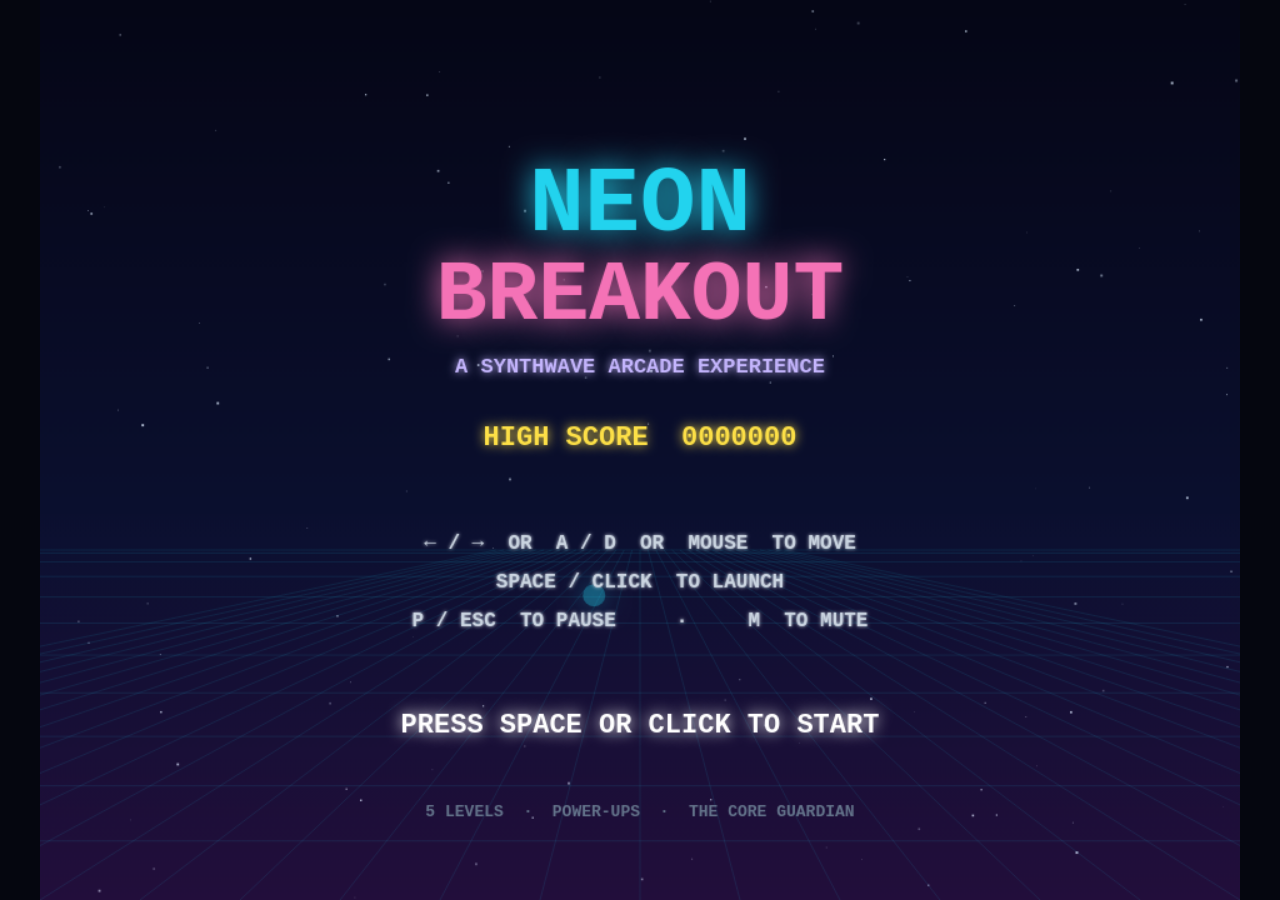
<file: play/d-opus-kimi/index.html>
<!DOCTYPE html>
<html lang="en">
<head>
<meta charset="UTF-8">
<meta name="viewport" content="width=device-width, initial-scale=1.0, user-scalable=no">
<title>Neon Breakout</title>
<style>
  html, body { width: 100%; height: 100%; }
  body {
    margin: 0;
    overflow: hidden;
    background: #05060f;
    display: flex;
    align-items: center;
    justify-content: center;
    touch-action: none;
    user-select: none;
  }
  canvas { display: block; cursor: crosshair; }
</style>
</head>
<body>
<canvas id="game" aria-label="Neon Breakout game"></canvas>
<script>
"use strict";

// ============================================================================
// 1. Constants
// ============================================================================
const W = 960;
const H = 720;
const HUD_HEIGHT = 48;
const STEP = 1 / 120;
const PALETTE = ['#ff4d6d', '#ff8c42', '#ffd23f', '#4ade80', '#22d3ee', '#818cf8', '#e879f9'];
const BASE_SPEEDS = [360, 390, 420, 440, 460];
const POWER_TYPES = {
  wide:  { letter: 'W', color: '#4ade80', name: 'WIDE PADDLE', duration: 12, weight: 30 },
  multi: { letter: 'M', color: '#22d3ee', name: 'MULTI BALL', duration: 0, weight: 30 },
  slow:  { letter: 'S', color: '#facc15', name: 'SLOW MOTION', duration: 8, weight: 15 },
  laser: { letter: 'L', color: '#f87171', name: 'LASER CANNON', duration: 8, weight: 20 },
  life:  { letter: '+', color: '#f472b6', name: 'EXTRA LIFE', duration: 0, weight: 5 }
};
const TAU = Math.PI * 2;
const clamp = (v, lo, hi) => Math.max(lo, Math.min(hi, v));
const rand = (lo, hi) => lo + Math.random() * (hi - lo);
const choose = arr => arr[(Math.random() * arr.length) | 0];

// ============================================================================
// 2. Canvas & scaling
// ============================================================================
const canvas = document.getElementById('game');
const ctx = canvas.getContext('2d');
let dpr = 1;
function resizeCanvas() {
  dpr = Math.min(window.devicePixelRatio || 1, 2);
  canvas.width = Math.round(W * dpr);
  canvas.height = Math.round(H * dpr);
  const scale = Math.min(window.innerWidth / W, window.innerHeight / H);
  canvas.style.width = (W * scale) + 'px';
  canvas.style.height = (H * scale) + 'px';
}
window.addEventListener('resize', resizeCanvas);
resizeCanvas();

// ============================================================================
// 3. Audio
// ============================================================================
const Sound = {
  context: null,
  master: null,
  noiseBuffer: null,
  muted: false,
  unlock() {
    if (!this.context) {
      const AudioCtx = window.AudioContext || window.webkitAudioContext;
      if (!AudioCtx) return;
      try {
        this.context = new AudioCtx();
        this.master = this.context.createGain();
        this.master.gain.value = this.muted ? 0 : 0.25;
        this.master.connect(this.context.destination);
        const length = this.context.sampleRate;
        this.noiseBuffer = this.context.createBuffer(1, length, this.context.sampleRate);
        const data = this.noiseBuffer.getChannelData(0);
        for (let i = 0; i < length; i++) data[i] = Math.random() * 2 - 1;
      } catch (_) { return; }
    }
    if (this.context.state === 'suspended') this.context.resume().catch(() => {});
  },
  toggleMute() {
    this.muted = !this.muted;
    if (this.master && this.context) {
      this.master.gain.setTargetAtTime(this.muted ? 0 : 0.25, this.context.currentTime, 0.01);
    }
  },
  tone(freq, duration, type = 'square', vol = 0.3, slideTo = null, delay = 0) {
    if (!this.context || !this.master || this.muted) return;
    const t = this.context.currentTime + delay;
    const osc = this.context.createOscillator();
    const gain = this.context.createGain();
    osc.type = type;
    osc.frequency.setValueAtTime(Math.max(1, freq), t);
    if (slideTo) osc.frequency.exponentialRampToValueAtTime(Math.max(1, slideTo), t + duration);
    gain.gain.setValueAtTime(0.0001, t);
    gain.gain.exponentialRampToValueAtTime(Math.max(0.0001, vol), t + 0.005);
    gain.gain.exponentialRampToValueAtTime(0.001, t + duration);
    osc.connect(gain);
    gain.connect(this.master);
    osc.start(t);
    osc.stop(t + duration + 0.02);
  },
  noise(duration, vol = 0.25, filterFreq = 1800, endFilter = null) {
    if (!this.context || !this.master || !this.noiseBuffer || this.muted) return;
    const t = this.context.currentTime;
    const source = this.context.createBufferSource();
    const filter = this.context.createBiquadFilter();
    const gain = this.context.createGain();
    source.buffer = this.noiseBuffer;
    filter.type = 'lowpass';
    filter.frequency.setValueAtTime(filterFreq, t);
    if (endFilter) filter.frequency.exponentialRampToValueAtTime(Math.max(1, endFilter), t + duration);
    gain.gain.setValueAtTime(0.0001, t);
    gain.gain.exponentialRampToValueAtTime(vol, t + 0.005);
    gain.gain.exponentialRampToValueAtTime(0.001, t + duration);
    source.connect(filter);
    filter.connect(gain);
    gain.connect(this.master);
    source.start(t);
    source.stop(t + duration + 0.02);
  },
  paddle() { this.tone(220, 0.08); },
  wall() { this.tone(330, 0.04, 'triangle', 0.15); },
  brickHit() { this.tone(440, 0.06); },
  brickBreak(combo) { this.tone(Math.min(1200, 660 + 40 * combo), 0.09); },
  steel() { this.tone(1400, 0.05, 'triangle'); this.noise(0.035, 0.08, 4000); },
  power() {
    this.tone(523, 0.12, 'square', 0.25, null, 0);
    this.tone(659, 0.12, 'square', 0.25, null, 0.06);
    this.tone(784, 0.15, 'square', 0.25, null, 0.12);
  },
  powerDown() { this.tone(400, 0.15, 'sawtooth', 0.2, 200); },
  lifeLost() { this.tone(300, 0.5, 'sawtooth', 0.3, 80); },
  bossHit() { this.noise(0.12); this.tone(110, 0.12); },
  bossShot() { this.tone(180, 0.15, 'sawtooth', 0.2, 90); },
  stunned() { this.noise(0.25, 0.35, 1000); },
  bossExplosion() { this.noise(1, 0.5, 4000, 80); this.tone(120, 1, 'sawtooth', 0.4, 30); },
  levelClear() { [523, 659, 784, 1047].forEach((n, i) => this.tone(n, 0.2, 'square', 0.25, null, i * 0.11)); },
  gameOver() { [392, 330, 262, 196].forEach((n, i) => this.tone(n, 0.3, 'sawtooth', 0.22, null, i * 0.18)); },
  victory() { [523, 659, 784, 1047, 784, 1319].forEach((n, i) => this.tone(n, 0.3, 'square', 0.25, null, i * 0.12)); },
  laser() { this.tone(880, 0.05, 'sawtooth', 0.1, 440); }
};

// ============================================================================
// 4. Input
// ============================================================================
const Input = {
  keys: new Set(),
  pressed: new Set(),
  mouse: { x: W / 2, active: false, pressed: false },
  consume(code) {
    if (!this.pressed.has(code)) return false;
    this.pressed.delete(code);
    return true;
  },
  consumeMouse() {
    const value = this.mouse.pressed;
    this.mouse.pressed = false;
    return value;
  },
  setMouse(clientX) {
    const rect = canvas.getBoundingClientRect();
    if (!rect.width) return;
    this.mouse.x = clamp((clientX - rect.left) * W / rect.width, 0, W);
    this.mouse.active = true;
  }
};
window.addEventListener('keydown', e => {
  if (['Space', 'ArrowLeft', 'ArrowRight', 'ArrowUp', 'ArrowDown'].includes(e.code)) e.preventDefault();
  Sound.unlock();
  if (e.code === 'KeyM' && !e.repeat) Sound.toggleMute();
  if (!e.repeat) Input.pressed.add(e.code);
  Input.keys.add(e.code);
});
window.addEventListener('keyup', e => Input.keys.delete(e.code));
window.addEventListener('blur', () => Input.keys.clear());
window.addEventListener('mousemove', e => Input.setMouse(e.clientX));
canvas.addEventListener('mousedown', e => {
  if (e.button !== 0) return;
  Sound.unlock();
  Input.mouse.pressed = true;
});
canvas.addEventListener('touchstart', e => {
  e.preventDefault();
  Sound.unlock();
  Input.mouse.pressed = true;
}, { passive: false });
canvas.addEventListener('touchmove', e => {
  e.preventDefault();
  if (e.touches.length) Input.setMouse(e.touches[0].clientX);
}, { passive: false });

// ============================================================================
// 5. Level data
// ============================================================================
const LEVELS = [
  { name: 'Warm Up', speed: 360, top: 90, boss: false, map: [
    '............',
    '.1111111111.',
    '.1111111111.',
    '.11P1111P11.',
    '.1111111111.',
    '.1111111111.'
  ] },
  { name: 'Pyramid', speed: 390, top: 90, boss: false, map: [
    '.....22.....',
    '....1221....',
    '...11P111...',
    '..1112211...',
    '.111111P111.',
    '111122221111'
  ] },
  { name: 'Fortress', speed: 420, top: 90, boss: false, map: [
    '#.########.#',
    '#2222222222#',
    '#1111P11111#',
    '.1.33..33.1.',
    '.1111111P11.',
    '............',
    '...##..##...'
  ] },
  { name: 'Checkerboard', speed: 440, top: 90, boss: false, map: [
    '2.2.2.2.2.2.',
    '.1.1.1.1.1.1',
    '3.P.3.3.P.3.',
    '.1.1.1.1.1.1',
    '2.2.2.2.2.2.',
    '#..#....#..#',
    '.1111111111.'
  ] },
  { name: 'The Core', speed: 460, top: 300, boss: true, map: [
    '..#..##..#..',
    '.1P1.11.1P1.',
    '.2222..2222.'
  ] }
];

// ============================================================================
// 6. Entities
// ============================================================================
function makeBall(x, y, speed) {
  return { x, y, vx: 0, vy: -speed, speed, r: 8, stuck: true, trail: [], steelBounces: 0 };
}
function makeBrick(col, row, char, top) {
  const hp = char === '2' ? 2 : char === '3' ? 3 : 1;
  const type = char === '#' ? 'steel' : hp > 1 ? 'tough' : 'normal';
  const cracks = [];
  for (let set = 0; set < 3; set++) {
    const lines = [];
    for (let j = 0; j < 3; j++) {
      const x = rand(12, 60), y = rand(5, 21);
      lines.push({ x1: x, y1: y, x2: x + rand(-11, 11), y2: y + rand(-7, 7) });
    }
    cracks.push(lines);
  }
  return {
    x: 26 + col * 76, y: top + row * 30, w: 72, h: 26,
    hp, maxHp: hp, type, alive: true, guaranteed: char === 'P',
    color: PALETTE[row % PALETTE.length], flash: 0, cracks
  };
}
function makePowerUp(x, y, forcedType = null) {
  let type = forcedType;
  if (!type) {
    const total = Object.values(POWER_TYPES).reduce((sum, p) => sum + p.weight, 0);
    let roll = Math.random() * total;
    for (const [key, value] of Object.entries(POWER_TYPES)) {
      roll -= value.weight;
      if (roll <= 0) { type = key; break; }
    }
    if (!type) type = 'wide';
  }
  return { x, y, w: 36, h: 16, type, vy: 160, pulse: Math.random() * TAU, alive: true };
}
function makeParticle(x, y, color, options = {}) {
  const life = options.life || rand(0.35, 0.8);
  return {
    x, y,
    vx: options.vx !== undefined ? options.vx : rand(-220, 220),
    vy: options.vy !== undefined ? options.vy : rand(-250, 80),
    life, maxLife: life, color,
    size: options.size || rand(2, 5),
    gravity: options.gravity !== undefined ? options.gravity : 600
  };
}
function makeBoss() {
  return {
    x: (W - 240) / 2, y: 140, w: 240, h: 70, hp: 40, maxHp: 40,
    vx: 120, phase: 0, hitFlash: 0, fireTimer: 2, alive: true,
    ghostHp: 40, dropStage: 0
  };
}
function makeBossShot(x, y, vx, vy) {
  return { x, y, vx, vy, r: 7, alive: true, pulse: Math.random() * TAU };
}

// ============================================================================
// 7. Game state
// ============================================================================
function loadHighScore() {
  try { return parseInt(localStorage.getItem('neonBreakout.highScore'), 10) || 0; }
  catch (_) { return 0; }
}
function saveHighScore() {
  try { localStorage.setItem('neonBreakout.highScore', String(game.highScore)); }
  catch (_) {}
}
const stars = Array.from({ length: 120 }, () => ({
  x: Math.random() * W, y: Math.random() * H,
  size: rand(0.5, 2), phase: Math.random() * TAU, speed: rand(0.5, 2)
}));
const game = {
  state: 'title', previousState: 'serve', score: 0, highScore: loadHighScore(),
  lives: 3, levelIndex: 0,
  paddle: { x: W / 2 - 60, y: H - 50, width: 120, targetWidth: 120, h: 16, speed: 720 },
  balls: [], bricks: [], powerUps: [], particles: [], floatTexts: [],
  boss: null, bossShots: [], lasers: [], explosion: null,
  effects: { wide: 0, slow: 0, laser: 0, stun: 0 },
  shake: 0, flash: 0, stateTimer: 0, levelBanner: 0,
  combo: 0, laserTimer: 0, inputLock: 0, levelBonus: 0,
  fireworkTimer: 0, uiTime: 0,
  demo: { x: 220, y: 300, vx: 190, vy: 150, r: 9 }
};
let newHighScore = false;

function addScore(points) {
  game.score += Math.round(points);
  if (game.score > game.highScore) {
    game.highScore = game.score;
    newHighScore = true;
  }
}
function clearEffects() {
  game.effects.wide = 0;
  game.effects.slow = 0;
  game.effects.laser = 0;
  game.effects.stun = 0;
  game.paddle.targetWidth = 120;
  game.laserTimer = 0;
}
function resetServe() {
  clearEffects();
  game.paddle.width = 120;
  game.paddle.x = clamp(game.paddle.x + (game.paddle.targetWidth - 120) / 2, 0, W - 120);
  const speed = LEVELS[game.levelIndex].speed;
  const ball = makeBall(game.paddle.x + game.paddle.width / 2, game.paddle.y - 9, speed);
  game.balls = [ball];
  game.powerUps = [];
  game.bossShots = [];
  game.lasers = [];
  game.combo = 0;
}
function loadLevel(index) {
  game.levelIndex = index;
  const level = LEVELS[index];
  game.bricks = [];
  level.map.forEach((sourceRow, row) => {
    const line = (sourceRow + '............').slice(0, 12);
    for (let col = 0; col < 12; col++) {
      const char = line[col];
      if (char !== '.') game.bricks.push(makeBrick(col, row, char, level.top));
    }
  });
  game.boss = level.boss ? makeBoss() : null;
  game.explosion = null;
  game.paddle.width = 120;
  game.paddle.targetWidth = 120;
  game.paddle.x = W / 2 - 60;
  clearEffects();
  resetServe();
  game.levelBanner = 2;
  game.state = 'serve';
  game.stateTimer = 0;
}
function startNewRun() {
  game.score = 0;
  game.lives = 3;
  game.combo = 0;
  game.particles = [];
  game.floatTexts = [];
  game.powerUps = [];
  game.bossShots = [];
  game.lasers = [];
  game.shake = 0;
  game.flash = 0;
  game.inputLock = 0;
  newHighScore = false;
  clearEffects();
  loadLevel(0);
}
function launchBall() {
  const angle = rand(10, 20) * Math.PI / 180 * (Math.random() < 0.5 ? -1 : 1);
  for (const ball of game.balls) {
    if (!ball.stuck) continue;
    ball.stuck = false;
    ball.vx = Math.sin(angle) * ball.speed;
    ball.vy = -Math.cos(angle) * ball.speed;
  }
  game.state = 'playing';
  Sound.tone(520, 0.08, 'square', 0.2, 700);
}
function addFloatText(x, y, text, color = '#ffffff', size = 18) {
  game.floatTexts.push({ x, y, text, color, size, life: 0.8, maxLife: 0.8 });
}
function burst(x, y, color, count, options = {}) {
  for (let i = 0; i < count && game.particles.length < 600; i++) {
    game.particles.push(makeParticle(x + rand(-5, 5), y + rand(-4, 4), color, options));
  }
}
function spawnPowerUp(x, y, forcedType = null) {
  game.powerUps.push(makePowerUp(x, y, forcedType));
}
function breakableCount() {
  let count = 0;
  for (const brick of game.bricks) if (brick.alive && brick.type !== 'steel') count++;
  return count;
}
function clearLevel() {
  if (game.state !== 'playing') return;
  game.levelBonus = 1000 * (game.levelIndex + 1);
  addScore(game.levelBonus);
  game.state = 'levelClear';
  game.stateTimer = 2.5;
  game.flash = 0.35;
  game.shake = 8;
  clearEffects();
  saveHighScore();
  Sound.levelClear();
  for (let i = 0; i < 100; i++) {
    game.particles.push(makeParticle(rand(100, W - 100), rand(80, 350), choose(PALETTE), {
      vx: rand(-180, 180), vy: rand(-350, -80), life: rand(0.8, 1.8), gravity: 400
    }));
  }
}
function loseLife() {
  game.lives--;
  game.flash = 0.6;
  game.shake = 9;
  clearEffects();
  Sound.lifeLost();
  if (game.lives > 0) {
    game.state = 'lifeLost';
    game.stateTimer = 1.2;
  } else {
    game.lives = 0;
    saveHighScore();
    game.state = 'gameOver';
    game.stateTimer = 0;
    game.inputLock = 0.8;
    Sound.gameOver();
  }
}

// ============================================================================
// 8. Update functions
// ============================================================================
function togglePause() {
  if (game.state === 'paused') {
    game.state = game.previousState;
  } else if (game.state === 'serve' || game.state === 'playing') {
    game.previousState = game.state;
    game.state = 'paused';
  }
}
function handleGlobalInput() {
  const pause = Input.consume('KeyP') || Input.consume('Escape');
  if (pause && ['serve', 'playing', 'paused'].includes(game.state)) {
    togglePause();
    Input.consumeMouse();
    Input.consume('Space');
    return;
  }
  const confirm = Input.consume('Space') || Input.consume('Enter');
  const click = Input.consumeMouse();
  if (game.state === 'title' && (confirm || click)) startNewRun();
  else if (game.state === 'serve' && (confirm || click)) launchBall();
  else if (game.state === 'paused' && (confirm || click)) togglePause();
  else if ((game.state === 'gameOver' || game.state === 'victory') && game.inputLock <= 0 && (confirm || click)) startNewRun();
  else if (game.state === 'playing' && game.effects.laser > 0 && (confirm || click)) fireLasers();
}
function update(dt) {
  game.uiTime += dt;
  game.shake *= Math.exp(-12 * dt);
  game.flash = Math.max(0, game.flash - dt * 1.8);
  handleGlobalInput();
  switch (game.state) {
    case 'title': updateTitle(dt); break;
    case 'serve': updateServe(dt); break;
    case 'playing': updatePlaying(dt); break;
    case 'paused': break;
    case 'levelClear': updateLevelClear(dt); break;
    case 'lifeLost': updateLifeLost(dt); break;
    case 'gameOver': updateEndScreen(dt, false); break;
    case 'victory': updateEndScreen(dt, true); break;
  }
}
function updateTitle(dt) {
  const b = game.demo;
  b.x += b.vx * dt;
  b.y += b.vy * dt;
  if (b.x < b.r || b.x > W - b.r) { b.vx *= -1; b.x = clamp(b.x, b.r, W - b.r); }
  if (b.y < 100 || b.y > H - 80) { b.vy *= -1; b.y = clamp(b.y, 100, H - 80); }
}
function updateServe(dt) {
  game.levelBanner = Math.max(0, game.levelBanner - dt);
  updatePaddle(dt);
  for (const ball of game.balls) {
    ball.x = game.paddle.x + game.paddle.width / 2;
    ball.y = game.paddle.y - ball.r - 1;
  }
  updateParticles(dt);
}
function updatePlaying(dt) {
  for (const key of ['wide', 'slow', 'laser']) {
    if (game.effects[key] > 0) {
      game.effects[key] -= dt;
      if (game.effects[key] <= 0) {
        game.effects[key] = 0;
        if (key === 'wide') game.paddle.targetWidth = 120;
        Sound.powerDown();
      }
    }
  }
  game.effects.stun = Math.max(0, game.effects.stun - dt);
  updatePaddle(dt);
  updateBalls(dt);
  if (game.state !== 'playing') { updateParticles(dt); return; }
  updatePowerUps(dt);
  updateBoss(dt);
  updateParticles(dt);
}
function updatePaddle(dt) {
  const p = game.paddle;
  const oldCenter = p.x + p.width / 2;
  p.width += (p.targetWidth - p.width) * (1 - Math.exp(-dt / 0.065));
  if (Math.abs(p.targetWidth - p.width) < 0.05) p.width = p.targetWidth;
  p.x = oldCenter - p.width / 2;
  if (game.effects.stun <= 0) {
    const left = Input.keys.has('ArrowLeft') || Input.keys.has('KeyA');
    const right = Input.keys.has('ArrowRight') || Input.keys.has('KeyD');
    if (left || right) {
      Input.mouse.active = false;
      p.x += (right ? 1 : 0) * p.speed * dt;
      p.x -= (left ? 1 : 0) * p.speed * dt;
    } else if (Input.mouse.active) {
      p.x = Input.mouse.x - p.width / 2;
    }
  }
  p.x = clamp(p.x, 0, W - p.width);
}
function normalizeBall(ball) {
  const length = Math.hypot(ball.vx, ball.vy) || 1;
  ball.vx = ball.vx / length * ball.speed;
  ball.vy = ball.vy / length * ball.speed;
}
function antiHorizontal(ball) {
  if (Math.abs(ball.vy) < 0.35 * ball.speed) {
    ball.vy = Math.sign(ball.vy || -1) * 0.35 * ball.speed;
    ball.vx = Math.sign(ball.vx || (Math.random() < 0.5 ? -1 : 1)) * Math.sqrt(Math.max(0, ball.speed * ball.speed - ball.vy * ball.vy));
  }
  if (Math.abs(ball.vx) < 0.05 * ball.speed) {
    ball.vx = (Math.random() < 0.5 ? -1 : 1) * 0.05 * ball.speed;
    ball.vy = Math.sign(ball.vy || -1) * Math.sqrt(Math.max(0, ball.speed * ball.speed - ball.vx * ball.vx));
  }
  normalizeBall(ball);
}
function rotateBall(ball, angle) {
  const c = Math.cos(angle), s = Math.sin(angle);
  const vx = ball.vx * c - ball.vy * s;
  ball.vy = ball.vx * s + ball.vy * c;
  ball.vx = vx;
  antiHorizontal(ball);
}
function registerSteelBounce(ball) {
  ball.steelBounces++;
  if (ball.steelBounces >= 12) {
    rotateBall(ball, rand(10, 15) * Math.PI / 180 * (Math.random() < 0.5 ? -1 : 1));
    ball.steelBounces = 0;
  }
}
function circleRectContact(ball, rect) {
  const cx = clamp(ball.x, rect.x, rect.x + rect.w);
  const cy = clamp(ball.y, rect.y, rect.y + rect.h);
  let dx = ball.x - cx, dy = ball.y - cy;
  const dist2 = dx * dx + dy * dy;
  if (dist2 >= ball.r * ball.r) return null;
  if (dist2 > 0.000001) {
    const dist = Math.sqrt(dist2);
    return { nx: dx / dist, ny: dy / dist, penetration: ball.r - dist };
  }
  const left = ball.x - rect.x;
  const right = rect.x + rect.w - ball.x;
  const top = ball.y - rect.y;
  const bottom = rect.y + rect.h - ball.y;
  const nearest = Math.min(left, right, top, bottom);
  if (nearest === left) return { nx: -1, ny: 0, penetration: ball.r + left };
  if (nearest === right) return { nx: 1, ny: 0, penetration: ball.r + right };
  if (nearest === top) return { nx: 0, ny: -1, penetration: ball.r + top };
  return { nx: 0, ny: 1, penetration: ball.r + bottom };
}
function reflectFromContact(ball, contact) {
  const dot = ball.vx * contact.nx + ball.vy * contact.ny;
  if (dot < 0) {
    ball.vx -= 2 * dot * contact.nx;
    ball.vy -= 2 * dot * contact.ny;
    antiHorizontal(ball);
  }
  ball.x += contact.nx * (contact.penetration + 0.05);
  ball.y += contact.ny * (contact.penetration + 0.05);
}
function hitBrick(brick, ball) {
  brick.flash = 0.08;
  if (typeof ball.speed === 'number') {
    const cap = Math.min(720, LEVELS[game.levelIndex].speed + 260);
    ball.speed = Math.min(cap, ball.speed + 4);
    normalizeBall(ball);
  }
  burst(ball.x, ball.y, brick.type === 'steel' ? '#cbd5e1' : brick.color, 6 + ((Math.random() * 5) | 0));
  if (brick.type === 'steel') {
    Sound.steel();
    registerSteelBounce(ball);
    return;
  }
  ball.steelBounces = 0;
  brick.hp--;
  if (brick.type === 'tough') addScore(100);
  if (brick.hp > 0) {
    addFloatText(brick.x + brick.w / 2, brick.y, '+100', '#dbeafe', 14);
    Sound.brickHit();
    return;
  }
  brick.alive = false;
  const multiplier = Math.min(1 + game.combo * 0.1, 2);
  const base = brick.type === 'tough' ? 150 : 50;
  const points = Math.round(base * multiplier);
  addScore(points);
  game.combo++;
  addFloatText(brick.x + brick.w / 2, brick.y, '+' + points, brick.color);
  burst(brick.x + brick.w / 2, brick.y + brick.h / 2, brick.color, 14 + ((Math.random() * 7) | 0));
  game.shake = Math.max(game.shake, 4);
  Sound.brickBreak(game.combo);
  if (brick.guaranteed || Math.random() < 0.18) spawnPowerUp(brick.x + brick.w / 2, brick.y + brick.h / 2);
  if (!game.boss && breakableCount() === 0) clearLevel();
}
function updateBalls(dt) {
  for (const brick of game.bricks) brick.flash = Math.max(0, brick.flash - dt);
  for (let i = game.balls.length - 1; i >= 0; i--) {
    const ball = game.balls[i];
    if (ball.stuck) continue;
    if (game.effects.slow <= 0) {
      const cap = Math.min(720, LEVELS[game.levelIndex].speed + 260);
      const next = Math.min(cap, ball.speed + 6 * dt);
      if (next !== ball.speed) { ball.speed = next; normalizeBall(ball); }
    }
    ball.trail.unshift({ x: ball.x, y: ball.y });
    if (ball.trail.length > 8) ball.trail.pop();
    const steps = Math.max(1, Math.ceil(ball.speed * dt / (ball.r * 0.5)));
    let removed = false;
    for (let step = 0; step < steps; step++) {
      const sd = dt / steps;
      const previousY = ball.y;
      ball.x += ball.vx * sd;
      ball.y += ball.vy * sd;
      let wallHit = false;
      if (ball.x < ball.r) { ball.x = ball.r; if (ball.vx < 0) ball.vx *= -1; wallHit = true; }
      else if (ball.x > W - ball.r) { ball.x = W - ball.r; if (ball.vx > 0) ball.vx *= -1; wallHit = true; }
      if (ball.y < HUD_HEIGHT + ball.r) { ball.y = HUD_HEIGHT + ball.r; if (ball.vy < 0) ball.vy *= -1; wallHit = true; }
      if (wallHit) {
        antiHorizontal(ball);
        registerSteelBounce(ball);
        Sound.wall();
      }
      const p = game.paddle;
      if (ball.vy > 0 && previousY + ball.r <= p.y && ball.y + ball.r >= p.y &&
          ball.x >= p.x - ball.r && ball.x <= p.x + p.width + ball.r) {
        const hit = clamp((ball.x - (p.x + p.width / 2)) / (p.width / 2), -1, 1);
        const angle = hit * Math.PI / 3;
        ball.vx = ball.speed * Math.sin(angle);
        ball.vy = -ball.speed * Math.cos(angle);
        ball.y = p.y - ball.r - 0.5;
        ball.steelBounces = 0;
        game.combo = 0;
        antiHorizontal(ball);
        Sound.paddle();
        burst(ball.x, p.y, '#67e8f9', 5, { vy: rand(-100, -40), gravity: 250, life: 0.3 });
      }
      let bestBrick = null;
      let bestContact = null;
      for (const brick of game.bricks) {
        if (!brick.alive) continue;
        const contact = circleRectContact(ball, brick);
        if (contact && (!bestContact || contact.penetration > bestContact.penetration)) {
          bestBrick = brick;
          bestContact = contact;
        }
      }
      if (bestBrick) {
        reflectFromContact(ball, bestContact);
        hitBrick(bestBrick, ball);
        if (game.state !== 'playing') break;
      }
      if (game.boss && game.boss.alive) {
        const contact = circleRectContact(ball, game.boss);
        if (contact) {
          reflectFromContact(ball, contact);
          ball.steelBounces = 0;
          hitBoss(ball.x, ball.y);
          if (game.state !== 'playing') break;
        }
      }
      if (ball.y - ball.r > H) {
        game.balls.splice(i, 1);
        removed = true;
        break;
      }
    }
    if (game.state !== 'playing') break;
    if (!removed && game.balls.length === 0) loseLife();
  }
  if (game.state === 'playing' && game.balls.length === 0) loseLife();
}
function weightedPowerName(type) { return POWER_TYPES[type].name; }
function catchPowerUp(power) {
  const info = POWER_TYPES[power.type];
  addScore(25);
  addFloatText(game.paddle.x + game.paddle.width / 2, game.paddle.y - 20, info.name, info.color, 16);
  Sound.power();
  if (power.type === 'wide') {
    game.effects.wide = info.duration;
    game.paddle.targetWidth = 180;
  } else if (power.type === 'multi') {
    const originals = game.balls.slice();
    for (const ball of originals) {
      if (ball.stuck) continue;
      for (const angle of [-25, 25]) {
        if (game.balls.length >= 6) break;
        const copy = makeBall(ball.x, ball.y, ball.speed);
        copy.stuck = false;
        copy.vx = ball.vx;
        copy.vy = ball.vy;
        rotateBall(copy, angle * Math.PI / 180);
        game.balls.push(copy);
      }
    }
  } else if (power.type === 'slow') {
    if (game.effects.slow <= 0) {
      for (const ball of game.balls) { ball.speed *= 0.7; normalizeBall(ball); }
    }
    game.effects.slow = info.duration;
  } else if (power.type === 'laser') {
    game.effects.laser = info.duration;
    game.laserTimer = 0;
  } else if (power.type === 'life') {
    game.lives = Math.min(5, game.lives + 1);
  }
}
function fireLasers() {
  if (game.effects.laser <= 0 || game.state !== 'playing') return;
  const p = game.paddle;
  game.lasers.push({ x: p.x + 12, y: p.y - 8, vy: -900, alive: true });
  game.lasers.push({ x: p.x + p.width - 12, y: p.y - 8, vy: -900, alive: true });
  game.laserTimer = 0.35;
  Sound.laser();
}
function updateLasers(dt) {
  if (game.effects.laser > 0) {
    game.laserTimer -= dt;
    if (game.laserTimer <= 0) fireLasers();
  }
  for (const laser of game.lasers) {
    if (!laser.alive) continue;
    laser.y += laser.vy * dt;
    if (laser.y < HUD_HEIGHT) { laser.alive = false; continue; }
    for (const shot of game.bossShots) {
      if (shot.alive && Math.hypot(laser.x - shot.x, laser.y - shot.y) < shot.r + 4) {
        laser.alive = false;
        shot.alive = false;
        burst(shot.x, shot.y, '#fb923c', 8);
        break;
      }
    }
    if (!laser.alive) continue;
    for (const brick of game.bricks) {
      if (!brick.alive || laser.x < brick.x || laser.x > brick.x + brick.w || laser.y < brick.y || laser.y > brick.y + brick.h) continue;
      laser.alive = false;
      const fakeBall = { x: laser.x, y: laser.y, steelBounces: 0 };
      hitBrick(brick, fakeBall);
      break;
    }
    if (!laser.alive || game.state !== 'playing') continue;
    const b = game.boss;
    if (b && b.alive && laser.x >= b.x && laser.x <= b.x + b.w && laser.y >= b.y && laser.y <= b.y + b.h) {
      laser.alive = false;
      hitBoss(laser.x, laser.y);
    }
  }
  game.lasers = game.lasers.filter(l => l.alive);
}
function updatePowerUps(dt) {
  updateLasers(dt);
  const p = game.paddle;
  for (const power of game.powerUps) {
    power.y += power.vy * dt;
    power.pulse += dt * 5;
    if (power.y + power.h / 2 >= p.y && power.y - power.h / 2 <= p.y + p.h &&
        power.x + power.w / 2 >= p.x && power.x - power.w / 2 <= p.x + p.width) {
      power.alive = false;
      catchPowerUp(power);
    }
    if (power.y > H) power.alive = false;
  }
  game.powerUps = game.powerUps.filter(power => power.alive);
}
function fireBossShots() {
  const b = game.boss;
  if (!b) return;
  const sx = b.x + b.w / 2, sy = b.y + b.h;
  const tx = game.paddle.x + game.paddle.width / 2, ty = game.paddle.y;
  const base = Math.atan2(ty - sy, tx - sx);
  const fraction = b.hp / b.maxHp;
  const angles = fraction < 0.25 ? [-15, 0, 15] : [0];
  for (const degrees of angles) {
    const angle = base + degrees * Math.PI / 180;
    game.bossShots.push(makeBossShot(sx, sy, Math.cos(angle) * 260, Math.sin(angle) * 260));
  }
  Sound.bossShot();
}
function hitBoss(x, y) {
  const b = game.boss;
  if (!b || !b.alive) return;
  b.hp--;
  b.hitFlash = 0.1;
  addScore(100);
  addFloatText(x, y, '+100', '#fb7185', 15);
  game.shake = Math.max(game.shake, 3);
  burst(x, y, '#fb7185', 12);
  Sound.bossHit();
  const fraction = b.hp / b.maxHp;
  const thresholds = [0.75, 0.5, 0.25];
  while (b.dropStage < thresholds.length && fraction <= thresholds[b.dropStage]) {
    spawnPowerUp(b.x + b.w / 2, b.y + b.h / 2);
    b.dropStage++;
  }
  if (b.hp <= 0) {
    b.alive = false;
    addScore(5000);
    addFloatText(b.x + b.w / 2, b.y, '+5000', '#fde047', 28);
    game.shake = 18;
    game.flash = 0.8;
    game.explosion = { x: b.x, y: b.y, w: b.w, h: b.h, timer: 1, emit: 0, pulse: 0 };
    for (let i = 0; i < 90; i++) {
      game.particles.push(makeParticle(b.x + rand(0, b.w), b.y + rand(0, b.h), choose(['#ff4d6d', '#fb923c', '#fde047', '#ffffff']), {
        vx: rand(-420, 420), vy: rand(-450, 250), life: rand(0.5, 1.2), gravity: 300, size: rand(3, 8)
      }));
    }
    game.bossShots = [];
    Sound.bossExplosion();
    clearLevel();
  }
}
function updateBoss(dt) {
  const b = game.boss;
  if (b && b.alive) {
    b.phase += dt;
    b.hitFlash = Math.max(0, b.hitFlash - dt);
    b.ghostHp += (b.hp - b.ghostHp) * (1 - Math.exp(-3 * dt));
    const fraction = b.hp / b.maxHp;
    const speed = fraction < 0.25 ? 240 : fraction < 0.5 ? 180 : 120;
    b.vx = Math.sign(b.vx || 1) * speed;
    b.x += b.vx * dt;
    if (b.x <= 20) { b.x = 20; b.vx = Math.abs(speed); }
    if (b.x >= W - b.w - 20) { b.x = W - b.w - 20; b.vx = -Math.abs(speed); }
    b.y = fraction < 0.25 ? 140 + Math.sin(b.phase * 2) * 20 : 140;
    b.fireTimer -= dt;
    if (b.fireTimer <= 0) {
      fireBossShots();
      b.fireTimer = fraction < 0.25 ? 1 : fraction < 0.5 ? 1.4 : 2;
    }
  }
  const p = game.paddle;
  for (const shot of game.bossShots) {
    if (!shot.alive) continue;
    shot.x += shot.vx * dt;
    shot.y += shot.vy * dt;
    shot.pulse += dt * 10;
    if (shot.x < -20 || shot.x > W + 20 || shot.y < HUD_HEIGHT - 20 || shot.y > H + 20) {
      shot.alive = false;
      continue;
    }
    const cx = clamp(shot.x, p.x, p.x + p.width);
    const cy = clamp(shot.y, p.y, p.y + p.h);
    if ((shot.x - cx) ** 2 + (shot.y - cy) ** 2 < shot.r ** 2) {
      shot.alive = false;
      game.effects.stun = 1;
      game.shake = 8;
      burst(shot.x, shot.y, '#fb923c', 20);
      Sound.stunned();
    }
  }
  game.bossShots = game.bossShots.filter(shot => shot.alive);
}
function updateParticles(dt) {
  for (const p of game.particles) {
    p.life -= dt;
    p.vy += p.gravity * dt;
    p.x += p.vx * dt;
    p.y += p.vy * dt;
  }
  game.particles = game.particles.filter(p => p.life > 0).slice(-600);
  for (const text of game.floatTexts) {
    text.life -= dt;
    text.y -= 40 * dt;
  }
  game.floatTexts = game.floatTexts.filter(text => text.life > 0);
}
function updateLevelClear(dt) {
  game.stateTimer -= dt;
  if (game.explosion) {
    const blast = game.explosion;
    blast.timer -= dt;
    blast.emit += dt * 60;
    blast.pulse += dt;
    while (blast.emit >= 1) {
      blast.emit--;
      if (game.particles.length < 600) game.particles.push(makeParticle(blast.x + rand(0, blast.w), blast.y + rand(0, blast.h), choose(['#ff4d6d', '#fb923c', '#fde047']), {
        vx: rand(-350, 350), vy: rand(-380, 180), life: rand(0.5, 1), gravity: 300, size: rand(3, 7)
      }));
    }
    if (blast.pulse >= 0.12) { blast.pulse = 0; game.shake = Math.max(game.shake, 6); }
    if (blast.timer <= 0) game.explosion = null;
  }
  updateParticles(dt);
  if (Math.random() < dt * 18 && game.particles.length < 600) {
    game.particles.push(makeParticle(rand(50, W - 50), rand(60, 240), choose(PALETTE), {
      vx: rand(-100, 100), vy: rand(-100, 100), life: 1.2, gravity: 250
    }));
  }
  if (game.stateTimer <= 0) {
    if (game.levelIndex < 4) loadLevel(game.levelIndex + 1);
    else {
      saveHighScore();
      game.state = 'victory';
      game.inputLock = 0.8;
      game.stateTimer = 0;
      Sound.victory();
    }
  }
}
function updateLifeLost(dt) {
  game.stateTimer -= dt;
  updateParticles(dt);
  if (game.stateTimer <= 0) {
    resetServe();
    game.state = 'serve';
    game.levelBanner = 0;
  }
}
function updateEndScreen(dt, fireworks) {
  game.inputLock = Math.max(0, game.inputLock - dt);
  updateParticles(dt);
  if (!fireworks) return;
  game.fireworkTimer -= dt;
  if (game.fireworkTimer <= 0) {
    game.fireworkTimer = 0.16;
    const x = rand(100, W - 100), y = rand(100, 420), color = choose(PALETTE);
    for (let i = 0; i < 28 && game.particles.length < 600; i++) {
      const angle = i / 28 * TAU;
      game.particles.push(makeParticle(x, y, color, {
        vx: Math.cos(angle) * rand(90, 240), vy: Math.sin(angle) * rand(90, 240),
        life: rand(0.7, 1.4), gravity: 100, size: rand(2, 5)
      }));
    }
  }
}

// ============================================================================
// 9. Render functions
// ============================================================================
function roundedPath(x, y, w, h, r) {
  r = Math.min(r, w / 2, h / 2);
  ctx.beginPath();
  ctx.moveTo(x + r, y);
  ctx.lineTo(x + w - r, y);
  ctx.quadraticCurveTo(x + w, y, x + w, y + r);
  ctx.lineTo(x + w, y + h - r);
  ctx.quadraticCurveTo(x + w, y + h, x + w - r, y + h);
  ctx.lineTo(x + r, y + h);
  ctx.quadraticCurveTo(x, y + h, x, y + h - r);
  ctx.lineTo(x, y + r);
  ctx.quadraticCurveTo(x, y, x + r, y);
  ctx.closePath();
}
function text(str, x, y, size = 20, color = '#fff', align = 'center', glow = 8) {
  ctx.save();
  ctx.font = 'bold ' + size + 'px "Courier New", monospace';
  ctx.textAlign = align;
  ctx.textBaseline = 'middle';
  ctx.fillStyle = color;
  ctx.shadowColor = color;
  ctx.shadowBlur = glow;
  ctx.fillText(str, x, y);
  ctx.restore();
}
function drawBackground() {
  const gradient = ctx.createLinearGradient(0, 0, 0, H);
  gradient.addColorStop(0, '#050616');
  gradient.addColorStop(0.6, '#0b1030');
  gradient.addColorStop(1, '#170b30');
  ctx.fillStyle = gradient;
  ctx.fillRect(0, 0, W, H);
  for (const star of stars) {
    const alpha = 0.25 + 0.55 * (0.5 + 0.5 * Math.sin(game.uiTime * star.speed + star.phase));
    ctx.globalAlpha = alpha;
    ctx.fillStyle = '#dbeafe';
    ctx.fillRect(star.x, star.y, star.size, star.size);
  }
  ctx.globalAlpha = 1;
  ctx.save();
  ctx.strokeStyle = 'rgba(34, 211, 238, 0.10)';
  ctx.lineWidth = 1;
  const horizon = 440;
  for (let x = -W; x <= W * 2; x += 80) {
    ctx.beginPath();
    ctx.moveTo(W / 2 + (x - W / 2) * 0.08, horizon);
    ctx.lineTo(x, H);
    ctx.stroke();
  }
  const scroll = (game.uiTime * 28) % 32;
  for (let i = 0; i < 12; i++) {
    const t = (i * 32 + scroll) / 352;
    const y = horizon + t * t * (H - horizon);
    ctx.beginPath();
    ctx.moveTo(0, y);
    ctx.lineTo(W, y);
    ctx.stroke();
  }
  ctx.restore();
  const haze = ctx.createLinearGradient(0, 400, 0, H);
  haze.addColorStop(0, 'rgba(217, 70, 239, 0)');
  haze.addColorStop(1, 'rgba(217, 70, 239, 0.06)');
  ctx.fillStyle = haze;
  ctx.fillRect(0, 400, W, H - 400);
}
function drawHUD() {
  ctx.fillStyle = 'rgba(3, 6, 20, 0.90)';
  ctx.fillRect(0, 0, W, HUD_HEIGHT);
  ctx.fillStyle = '#22d3ee';
  ctx.shadowColor = '#22d3ee';
  ctx.shadowBlur = 8;
  ctx.fillRect(0, HUD_HEIGHT - 2, W, 2);
  ctx.shadowBlur = 0;
  text('SCORE ' + String(game.score).padStart(7, '0'), 18, 18, 17, '#e0f2fe', 'left', 4);
  const level = LEVELS[game.levelIndex];
  text('LEVEL ' + (game.levelIndex + 1) + '/5 · ' + level.name.toUpperCase(), W / 2, 16, 16, '#c4b5fd', 'center', 4);
  text('HI ' + String(game.highScore).padStart(7, '0'), W - 150, 17, 15, '#94a3b8', 'right', 3);
  text('♥ '.repeat(game.lives).trim(), W - 18, 18, 18, '#fb7185', 'right', 5);
  const active = ['wide', 'slow', 'laser'].filter(key => game.effects[key] > 0);
  active.forEach((key, i) => {
    const info = POWER_TYPES[key];
    const x = W / 2 - (active.length - 1) * 55 + i * 110;
    text(info.letter, x - 37, 37, 12, info.color, 'left', 3);
    ctx.fillStyle = 'rgba(255,255,255,0.12)';
    ctx.fillRect(x - 24, 34, 70, 5);
    ctx.fillStyle = info.color;
    ctx.fillRect(x - 24, 34, 70 * game.effects[key] / info.duration, 5);
  });
  text('P: PAUSE  M: ' + (Sound.muted ? 'UNMUTE' : 'MUTE'), W - 14, H - 12, 12, 'rgba(148,163,184,0.65)', 'right', 0);
}
function drawBricks() {
  for (const brick of game.bricks) {
    if (!brick.alive) continue;
    ctx.save();
    if (brick.type === 'steel') {
      const g = ctx.createLinearGradient(0, brick.y, 0, brick.y + brick.h);
      g.addColorStop(0, '#94a3b8');
      g.addColorStop(0.45, '#475569');
      g.addColorStop(1, '#1e293b');
      roundedPath(brick.x, brick.y, brick.w, brick.h, 4);
      ctx.fillStyle = g;
      ctx.fill();
      ctx.clip();
      ctx.strokeStyle = 'rgba(226,232,240,0.18)';
      for (let x = brick.x - 30; x < brick.x + brick.w + 30; x += 12) {
        ctx.beginPath(); ctx.moveTo(x, brick.y + brick.h); ctx.lineTo(x + 25, brick.y); ctx.stroke();
      }
      ctx.fillStyle = '#cbd5e1';
      for (const dx of [7, brick.w - 7]) for (const dy of [6, brick.h - 6]) {
        ctx.beginPath(); ctx.arc(brick.x + dx, brick.y + dy, 1.7, 0, TAU); ctx.fill();
      }
    } else {
      const damage = brick.maxHp > 1 ? (brick.hp - 1) / (brick.maxHp - 1) : 1;
      const g = ctx.createLinearGradient(0, brick.y, 0, brick.y + brick.h);
      g.addColorStop(0, brick.color);
      g.addColorStop(1, brick.type === 'tough' ? (damage > 0.5 ? '#334155' : '#1e293b') : '#621a4b');
      roundedPath(brick.x, brick.y, brick.w, brick.h, 5);
      ctx.fillStyle = g;
      ctx.shadowColor = brick.color;
      ctx.shadowBlur = 7;
      ctx.fill();
      ctx.shadowBlur = 0;
      ctx.fillStyle = 'rgba(255,255,255,0.38)';
      roundedPath(brick.x + 4, brick.y + 3, brick.w - 8, 3, 1.5);
      ctx.fill();
      if (brick.type === 'tough') {
        ctx.strokeStyle = 'rgba(5,6,15,0.85)';
        ctx.lineWidth = 1.4;
        const sets = brick.maxHp - brick.hp;
        for (let s = 0; s < sets; s++) for (const line of brick.cracks[s]) {
          ctx.beginPath();
          ctx.moveTo(brick.x + line.x1, brick.y + line.y1);
          ctx.lineTo(brick.x + line.x2, brick.y + line.y2);
          ctx.stroke();
        }
        text(String(brick.hp), brick.x + brick.w - 9, brick.y + brick.h / 2 + 1, 11, '#fff', 'center', 0);
      }
      if (brick.guaranteed) text('◆', brick.x + brick.w / 2, brick.y + brick.h / 2 + 1, 12, '#fff', 'center', 4);
    }
    if (brick.flash > 0) {
      ctx.globalAlpha = clamp(brick.flash / 0.08, 0, 1);
      roundedPath(brick.x, brick.y, brick.w, brick.h, 4);
      ctx.fillStyle = '#fff';
      ctx.fill();
    }
    ctx.restore();
  }
}
function drawPaddle() {
  const p = game.paddle;
  if (game.effects.stun > 0 && Math.floor(game.uiTime * 18) % 2 === 0) return;
  ctx.save();
  const g = ctx.createLinearGradient(0, p.y, 0, p.y + p.h);
  g.addColorStop(0, '#ecfeff');
  g.addColorStop(0.25, '#22d3ee');
  g.addColorStop(1, '#4c1d95');
  roundedPath(p.x, p.y, p.width, p.h, 8);
  ctx.fillStyle = g;
  ctx.shadowColor = game.effects.laser > 0 ? '#f87171' : '#22d3ee';
  ctx.shadowBlur = 14;
  ctx.fill();
  ctx.shadowBlur = 0;
  ctx.fillStyle = '#fff';
  roundedPath(p.x + 10, p.y + 2, p.width - 20, 2, 1);
  ctx.fill();
  if (game.effects.laser > 0) {
    ctx.fillStyle = '#f87171';
    ctx.fillRect(p.x + 9, p.y - 6, 6, 8);
    ctx.fillRect(p.x + p.width - 15, p.y - 6, 6, 8);
  }
  ctx.restore();
}
function drawBalls() {
  for (const ball of game.balls) {
    for (let i = ball.trail.length - 1; i >= 0; i--) {
      const pos = ball.trail[i];
      const alpha = (1 - i / ball.trail.length) * 0.24;
      ctx.globalAlpha = alpha;
      ctx.fillStyle = '#22d3ee';
      ctx.beginPath(); ctx.arc(pos.x, pos.y, ball.r * (1 - i / 12), 0, TAU); ctx.fill();
    }
    ctx.globalAlpha = 1;
    ctx.save();
    ctx.fillStyle = '#fff';
    ctx.shadowColor = '#22d3ee';
    ctx.shadowBlur = 16;
    ctx.beginPath(); ctx.arc(ball.x, ball.y, ball.r, 0, TAU); ctx.fill();
    ctx.restore();
    if (ball.stuck && game.state === 'serve') {
      ctx.save();
      ctx.strokeStyle = 'rgba(103,232,249,0.65)';
      ctx.setLineDash([5, 9]);
      ctx.beginPath(); ctx.moveTo(ball.x, ball.y - 18); ctx.lineTo(ball.x, HUD_HEIGHT + 20); ctx.stroke();
      ctx.restore();
      text('SPACE / CLICK TO LAUNCH', W / 2, H - 105, 17, '#e0f2fe', 'center', 5);
    }
  }
}
function drawBoss() {
  const b = game.boss;
  if (!b || !b.alive) return;
  const fraction = b.hp / b.maxHp;
  const barX = (W - 600) / 2;
  text('CORE GUARDIAN', W / 2, 60, 12, '#fda4af', 'center', 4);
  ctx.fillStyle = 'rgba(15,23,42,0.9)';
  ctx.fillRect(barX, 70, 600, 14);
  ctx.fillStyle = 'rgba(255,255,255,0.25)';
  ctx.fillRect(barX + 2, 72, 596 * clamp(b.ghostHp / b.maxHp, 0, 1), 10);
  const hpColor = fraction > 0.5 ? '#4ade80' : fraction > 0.25 ? '#facc15' : '#ef4444';
  ctx.fillStyle = hpColor;
  ctx.shadowColor = hpColor;
  ctx.shadowBlur = 8;
  ctx.fillRect(barX + 2, 72, 596 * Math.max(0, fraction), 10);
  ctx.shadowBlur = 0;
  ctx.strokeStyle = '#94a3b8';
  ctx.strokeRect(barX, 70, 600, 14);
  ctx.save();
  if (fraction < 0.25) {
    ctx.shadowColor = '#ef4444';
    ctx.shadowBlur = 15 + Math.sin(game.uiTime * 10) * 8;
  }
  const g = ctx.createLinearGradient(0, b.y, 0, b.y + b.h);
  g.addColorStop(0, b.hitFlash > 0 ? '#fff' : '#a78bfa');
  g.addColorStop(0.5, b.hitFlash > 0 ? '#fff' : '#4c1d95');
  g.addColorStop(1, '#111827');
  roundedPath(b.x, b.y, b.w, b.h, 18);
  ctx.fillStyle = g;
  ctx.fill();
  ctx.shadowBlur = 0;
  ctx.strokeStyle = '#c4b5fd';
  ctx.lineWidth = 2;
  ctx.stroke();
  ctx.fillStyle = '#1e293b';
  for (let i = 0; i < 5; i++) {
    roundedPath(b.x + 12 + i * 45, b.y + 8, 34, 16, 4);
    ctx.fill();
  }
  const target = game.balls[0] || { x: game.paddle.x + game.paddle.width / 2, y: game.paddle.y };
  const ex = b.x + b.w / 2, ey = b.y + 43;
  const dx = target.x - ex, dy = target.y - ey;
  const length = Math.hypot(dx, dy) || 1;
  ctx.fillStyle = '#180b2d';
  ctx.beginPath(); ctx.ellipse(ex, ey, 49, 20, 0, 0, TAU); ctx.fill();
  ctx.fillStyle = fraction < 0.25 ? '#ef4444' : '#fb7185';
  ctx.shadowColor = '#fb7185'; ctx.shadowBlur = 12;
  ctx.beginPath(); ctx.arc(ex + dx / length * 15, ey + dy / length * 6, 11, 0, TAU); ctx.fill();
  ctx.fillStyle = '#fff';
  ctx.beginPath(); ctx.arc(ex + dx / length * 15 - 3, ey + dy / length * 6 - 3, 3, 0, TAU); ctx.fill();
  ctx.shadowBlur = 0;
  ctx.strokeStyle = 'rgba(5,6,15,0.9)';
  ctx.lineWidth = 2;
  const cracks = Math.floor((1 - fraction) * 10);
  for (let i = 0; i < cracks; i++) {
    const x = b.x + 20 + (i * 47) % 200;
    const y = b.y + 29 + (i % 3) * 12;
    ctx.beginPath(); ctx.moveTo(x - 8, y - 5); ctx.lineTo(x, y); ctx.lineTo(x - 4, y + 8); ctx.stroke();
  }
  ctx.restore();
}
function drawPowerUps() {
  for (const power of game.powerUps) {
    const info = POWER_TYPES[power.type];
    const scale = 1 + Math.sin(power.pulse) * 0.06;
    ctx.save();
    ctx.translate(power.x, power.y);
    ctx.scale(scale, scale);
    roundedPath(-power.w / 2, -power.h / 2, power.w, power.h, 8);
    ctx.fillStyle = '#0f172a';
    ctx.shadowColor = info.color;
    ctx.shadowBlur = 12;
    ctx.fill();
    ctx.shadowBlur = 0;
    ctx.strokeStyle = info.color;
    ctx.lineWidth = 2;
    ctx.stroke();
    text(info.letter, 0, 1, 13, info.color, 'center', 5);
    ctx.restore();
  }
}
function drawParticles() {
  for (const p of game.particles) {
    ctx.globalAlpha = clamp(p.life / p.maxLife, 0, 1);
    ctx.fillStyle = p.color;
    ctx.fillRect(p.x - p.size / 2, p.y - p.size / 2, p.size, p.size);
  }
  ctx.globalAlpha = 1;
}
function drawFloatTexts() {
  for (const item of game.floatTexts) {
    ctx.globalAlpha = clamp(item.life / item.maxLife, 0, 1);
    text(item.text, item.x, item.y, item.size, item.color, 'center', 5);
  }
  ctx.globalAlpha = 1;
}
function drawBossShots() {
  for (const shot of game.bossShots) {
    ctx.save();
    ctx.fillStyle = '#fff7ed';
    ctx.shadowColor = '#f97316';
    ctx.shadowBlur = 15 + Math.sin(shot.pulse) * 4;
    ctx.beginPath(); ctx.arc(shot.x, shot.y, shot.r, 0, TAU); ctx.fill();
    ctx.restore();
  }
  ctx.fillStyle = '#fda4af';
  ctx.shadowColor = '#ef4444';
  ctx.shadowBlur = 8;
  for (const laser of game.lasers) ctx.fillRect(laser.x - 2, laser.y - 10, 4, 18);
  ctx.shadowBlur = 0;
}
function drawPlayfield() {
  drawBricks();
  drawBoss();
  drawPowerUps();
  drawParticles();
  drawPaddle();
  drawBalls();
  drawBossShots();
  drawFloatTexts();
}
function overlay(alpha = 0.65) {
  ctx.fillStyle = 'rgba(2, 4, 16, ' + alpha + ')';
  ctx.fillRect(0, 0, W, H);
}
function drawTitle() {
  ctx.save();
  ctx.globalAlpha = 0.32;
  ctx.fillStyle = '#22d3ee';
  ctx.shadowColor = '#22d3ee'; ctx.shadowBlur = 20;
  ctx.beginPath(); ctx.arc(game.demo.x, game.demo.y, game.demo.r, 0, TAU); ctx.fill();
  ctx.restore();
  text('NEON', W / 2, 165, 74, '#22d3ee', 'center', 24);
  text('BREAKOUT', W / 2, 238, 68, '#f472b6', 'center', 24);
  text('A SYNTHWAVE ARCADE EXPERIENCE', W / 2, 294, 17, '#c4b5fd', 'center', 7);
  text('HIGH SCORE  ' + String(game.highScore).padStart(7, '0'), W / 2, 350, 22, '#fde047', 'center', 8);
  const lines = [
    '← / →  OR  A / D  OR  MOUSE  TO MOVE',
    'SPACE / CLICK  TO LAUNCH',
    'P / ESC  TO PAUSE     ·     M  TO MUTE'
  ];
  lines.forEach((line, i) => text(line, W / 2, 435 + i * 31, 16, '#cbd5e1', 'center', 3));
  if (Math.floor(game.uiTime * 2) % 2 === 0) text('PRESS SPACE OR CLICK TO START', W / 2, 580, 22, '#fff', 'center', 12);
  text('5 LEVELS  ·  POWER-UPS  ·  THE CORE GUARDIAN', W / 2, 650, 13, '#64748b', 'center', 0);
}
function drawServeOverlay() {
  if (game.levelBanner > 0) {
    const alpha = clamp(game.levelBanner, 0, 1);
    ctx.globalAlpha = alpha;
    ctx.fillStyle = 'rgba(5,6,20,0.72)';
    ctx.fillRect(0, 270, W, 105);
    text('LEVEL ' + (game.levelIndex + 1), W / 2, 302, 18, '#22d3ee', 'center', 7);
    text(LEVELS[game.levelIndex].name.toUpperCase(), W / 2, 342, 34, '#fff', 'center', 12);
    ctx.globalAlpha = 1;
  }
}
function drawStateOverlay() {
  if (game.state === 'paused') {
    overlay(0.6);
    text('PAUSED', W / 2, 320, 52, '#e0f2fe', 'center', 16);
    text('PRESS P / ESC / SPACE / CLICK TO RESUME', W / 2, 390, 18, '#94a3b8', 'center', 4);
  } else if (game.state === 'lifeLost') {
    overlay(0.35);
    text('BALL LOST', W / 2, 330, 46, '#fb7185', 'center', 15);
    text(game.lives + (game.lives === 1 ? ' LIFE REMAINS' : ' LIVES REMAIN'), W / 2, 390, 19, '#fecdd3', 'center', 5);
  } else if (game.state === 'levelClear') {
    overlay(0.42);
    text('LEVEL ' + (game.levelIndex + 1) + ' CLEAR!', W / 2, 300, 46, '#4ade80', 'center', 15);
    const progress = clamp(1 - game.stateTimer / 2.5, 0, 1);
    text('LEVEL BONUS  +' + Math.floor(game.levelBonus * progress), W / 2, 365, 25, '#fde047', 'center', 8);
  } else if (game.state === 'gameOver') {
    overlay(0.72);
    text('GAME OVER', W / 2, 245, 58, '#fb7185', 'center', 20);
    text('FINAL SCORE  ' + String(game.score).padStart(7, '0'), W / 2, 335, 25, '#fff', 'center', 7);
    text('HIGH SCORE  ' + String(game.highScore).padStart(7, '0'), W / 2, 380, 20, '#fde047', 'center', 6);
    if (newHighScore && Math.floor(game.uiTime * 3) % 2 === 0) text('NEW HIGH SCORE!', W / 2, 425, 20, '#f472b6', 'center', 10);
    if (game.inputLock <= 0 && Math.floor(game.uiTime * 2) % 2 === 0) text('PRESS SPACE OR CLICK TO PLAY AGAIN', W / 2, 535, 19, '#e0f2fe', 'center', 7);
  } else if (game.state === 'victory') {
    overlay(0.60);
    text('VICTORY!', W / 2, 220, 64, '#fde047', 'center', 22);
    text('THE CORE GUARDIAN IS DESTROYED', W / 2, 290, 20, '#c4b5fd', 'center', 6);
    text('FINAL SCORE  ' + String(game.score).padStart(7, '0'), W / 2, 365, 26, '#fff', 'center', 8);
    text('HIGH SCORE  ' + String(game.highScore).padStart(7, '0'), W / 2, 410, 19, '#fde047', 'center', 6);
    if (newHighScore && Math.floor(game.uiTime * 3) % 2 === 0) text('NEW HIGH SCORE!', W / 2, 450, 19, '#f472b6', 'center', 9);
    if (game.inputLock <= 0 && Math.floor(game.uiTime * 2) % 2 === 0) text('PRESS SPACE OR CLICK TO PLAY AGAIN', W / 2, 545, 19, '#e0f2fe', 'center', 7);
  }
}
function render() {
  ctx.setTransform(dpr, 0, 0, dpr, 0, 0);
  ctx.clearRect(0, 0, W, H);
  drawBackground();
  if (game.state === 'title') {
    drawTitle();
  } else {
    ctx.save();
    if (game.shake > 0.05) ctx.translate(rand(-game.shake, game.shake), rand(-game.shake, game.shake));
    drawPlayfield();
    ctx.restore();
    drawHUD();
    if (game.state === 'serve') drawServeOverlay();
    drawStateOverlay();
  }
  if (game.flash > 0) {
    ctx.fillStyle = 'rgba(255,255,255,' + clamp(game.flash, 0, 0.75) + ')';
    ctx.fillRect(0, 0, W, H);
  }
}

// ============================================================================
// 10. Main loop
// ============================================================================
let last = performance.now();
let acc = 0;
function frame(now) {
  let dt = (now - last) / 1000;
  last = now;
  if (dt > 0.25) dt = 0.25;
  acc += dt;
  while (acc >= STEP) {
    update(STEP);
    acc -= STEP;
  }
  render();
  requestAnimationFrame(frame);
}
document.addEventListener('visibilitychange', () => {
  if (document.hidden) {
    if (game.state === 'serve' || game.state === 'playing') {
      game.previousState = game.state;
      game.state = 'paused';
    }
    saveHighScore();
  }
  last = performance.now();
  acc = 0;
});
window.addEventListener('beforeunload', saveHighScore);
requestAnimationFrame(frame);
</script>
</body>
</html>
</file>
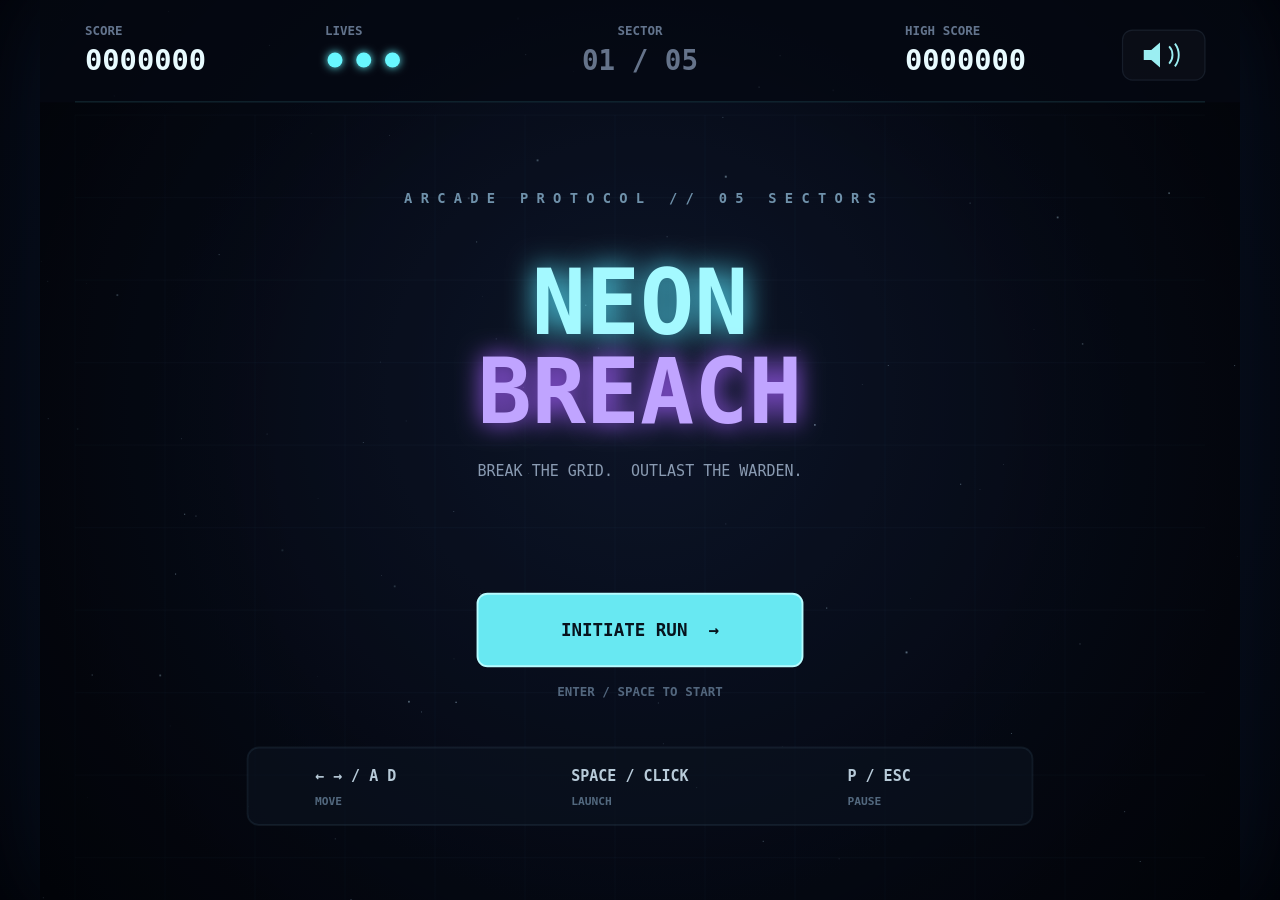
<file: play/e-kimi/index.html>
<!DOCTYPE html>
<html lang="en">
<head>
<meta charset="UTF-8">
<meta name="viewport" content="width=device-width, initial-scale=1.0, maximum-scale=1.0, user-scalable=no">
<title>Neon Breach — Breakout</title>
<style>
  :root { color-scheme: dark; }
  * { box-sizing: border-box; }
  html, body { width: 100%; height: 100%; margin: 0; overflow: hidden; background: #03050b; }
  body {
    display: grid;
    place-items: center;
    background: radial-gradient(ellipse at 50% 45%, #10182c 0%, #050812 50%, #020308 100%);
    font-family: ui-monospace, SFMono-Regular, Menlo, Monaco, Consolas, monospace;
  }
  canvas {
    display: block;
    outline: none;
    cursor: crosshair;
    box-shadow: 0 0 100px rgba(30, 90, 150, .16);
    touch-action: none;
    user-select: none;
    -webkit-user-select: none;
  }
  canvas:focus-visible { outline: 1px solid #69f7ff; }
</style>
</head>
<body>
<canvas id="game" tabindex="0" role="application" aria-label="Neon Breach breakout game. Arrow keys or A and D move the paddle. Space launches the ball. P or Escape pauses. Mouse movement and clicking are also supported.">
  Your browser needs Canvas support to play Neon Breach.
</canvas>
<script>
(() => {
  'use strict';

  const canvas = document.getElementById('game');
  const ctx = canvas.getContext('2d');
  const W = 960;
  const H = 720;
  const LEFT = 28;
  const RIGHT = 932;
  const TOP = 92;
  const PADDLE_Y = 642;
  const COLORS = ['#68f7ff', '#788cff', '#b178ff', '#ff6ea9', '#ff8873', '#ffd166'];
  const keys = { left: false, right: false };
  const mouse = { x: W / 2, y: H / 2 };
  const buttons = {
    start: { x: 350, y: 475, w: 260, h: 58 },
    resume: { x: 350, y: 394, w: 260, h: 56 },
    restart: { x: 350, y: 493, w: 260, h: 58 },
    title: { x: 380, y: 566, w: 200, h: 38 },
    mute: { x: 866, y: 24, w: 66, h: 40 }
  };

  let audioContext = null;
  let muted = false;
  let highScore = readHighScore();
  let state = 'title';
  let score = 0;
  let lives = 3;
  let level = 1;
  let levelTime = 0;
  let transitionTimer = 0;
  let banner = '';
  let bannerTimer = 0;
  let wideTimer = 0;
  let shake = 0;
  let flash = 0;
  let elapsed = 0;
  let lastTime = performance.now();
  let accumulator = 0;
  let boss = null;
  let bricks = [];
  let balls = [];
  let powerups = [];
  let particles = [];
  let floaters = [];
  let enemyShots = [];
  let dropCounter = 0;

  const paddle = { x: W / 2 - 64, y: PADDLE_Y, w: 128, h: 16, vx: 0, hit: 0 };
  const stars = Array.from({ length: 95 }, () => ({
    x: Math.random() * W,
    y: Math.random() * H,
    r: Math.random() * 1.35 + .25,
    speed: Math.random() * 9 + 3,
    alpha: Math.random() * .55 + .12
  }));

  const levels = [
    {
      name: 'FIRST CONTACT',
      code: '01 / OUTER RIM',
      map: [
        'NNNNNNNNNNNN',
        'NNTNNNNTNNNN',
        'NNNNNNNNNNNN',
        'NNNTNNNNTNNN',
        '..NNNNNNNN..'
      ]
    },
    {
      name: 'PHASE SHIFT',
      code: '02 / PRISM FIELD',
      map: [
        'N.N.N.N.N.N.',
        '.T.T.T.T.T.T',
        'NN.NNNN.NN.N',
        '.T.T.T.T.T.T',
        'N.N.N.N.N.N.',
        '..NNN..NNN..'
      ]
    },
    {
      name: 'HARD SHELL',
      code: '03 / THE VAULT',
      map: [
        'XNNNNNNNNNNX',
        'NTTTTTTTTTTN',
        'NNNXNNNNXNNN',
        'NTTTNNNNTTTN',
        'NNNNXXXXNNNN',
        '..NNNNNNNN..'
      ]
    },
    {
      name: 'EVENT HORIZON',
      code: '04 / SINGULARITY',
      map: [
        '.....TT.....',
        '...TTNNNT...',
        '..NNTXTNNT..',
        '.NNTNNNNTNT.',
        'TTTNXNXXNTTT',
        '.NNTNNNNTNT.',
        '..NNTTTNNT..',
        '...NNNNNN...'
      ]
    },
    {
      name: 'THE WARDEN',
      code: '05 / CORE CITADEL',
      map: [
        '............',
        '............',
        '............',
        'T.N.N..N.N.T',
        'NNNTNNNNTNNN',
        '.N.X.NN.X.N.',
        '..NNNNNNNN..'
      ]
    }
  ];

  function readHighScore() {
    try { return Math.max(0, Number(localStorage.getItem('neonBreachHighScore')) || 0); }
    catch (_) { return 0; }
  }

  function saveHighScore() {
    try { localStorage.setItem('neonBreachHighScore', String(highScore)); }
    catch (_) {}
  }

  function initAudio() {
    if (!audioContext) {
      const AudioCtx = window.AudioContext || window.webkitAudioContext;
      if (AudioCtx) audioContext = new AudioCtx();
    }
    if (audioContext && audioContext.state === 'suspended') audioContext.resume();
  }

  function tone(frequency, duration, type = 'sine', volume = .035, endFrequency = frequency) {
    if (muted || !audioContext) return;
    const now = audioContext.currentTime;
    const oscillator = audioContext.createOscillator();
    const gain = audioContext.createGain();
    oscillator.type = type;
    oscillator.frequency.setValueAtTime(frequency, now);
    oscillator.frequency.exponentialRampToValueAtTime(Math.max(30, endFrequency), now + duration);
    gain.gain.setValueAtTime(volume, now);
    gain.gain.exponentialRampToValueAtTime(.0001, now + duration);
    oscillator.connect(gain);
    gain.connect(audioContext.destination);
    oscillator.start(now);
    oscillator.stop(now + duration);
  }

  function noise(duration = .08, volume = .025) {
    if (muted || !audioContext) return;
    const length = Math.floor(audioContext.sampleRate * duration);
    const buffer = audioContext.createBuffer(1, length, audioContext.sampleRate);
    const data = buffer.getChannelData(0);
    for (let i = 0; i < length; i++) data[i] = (Math.random() * 2 - 1) * (1 - i / length);
    const source = audioContext.createBufferSource();
    const gain = audioContext.createGain();
    source.buffer = buffer;
    gain.gain.value = volume;
    source.connect(gain);
    gain.connect(audioContext.destination);
    source.start();
  }

  function sound(name) {
    if (name === 'paddle') tone(210, .08, 'triangle', .045, 390);
    if (name === 'brick') tone(440 + Math.random() * 90, .055, 'square', .025, 650);
    if (name === 'tough') tone(160, .06, 'square', .022, 110);
    if (name === 'steel') tone(95, .045, 'square', .018, 75);
    if (name === 'power') { tone(440, .18, 'sine', .04, 880); setTimeout(() => tone(660, .16, 'triangle', .025, 1100), 70); }
    if (name === 'launch') tone(180, .14, 'triangle', .04, 540);
    if (name === 'lose') tone(260, .5, 'sawtooth', .035, 65);
    if (name === 'clear') { tone(440, .3, 'triangle', .035, 880); setTimeout(() => tone(660, .35, 'triangle', .03, 1320), 150); }
    if (name === 'boss') { tone(90, .18, 'sawtooth', .05, 45); noise(.12, .03); }
    if (name === 'shot') tone(150, .12, 'sawtooth', .018, 70);
    if (name === 'click') tone(520, .045, 'sine', .025, 650);
  }

  function resize() {
    const scale = Math.min(window.innerWidth / W, window.innerHeight / H);
    const cssWidth = Math.max(1, Math.floor(W * scale));
    const cssHeight = Math.max(1, Math.floor(H * scale));
    const dpr = Math.min(window.devicePixelRatio || 1, 2);
    canvas.style.width = cssWidth + 'px';
    canvas.style.height = cssHeight + 'px';
    canvas.width = Math.floor(cssWidth * dpr);
    canvas.height = Math.floor(cssHeight * dpr);
    ctx.setTransform(canvas.width / W, 0, 0, canvas.height / H, 0, 0);
    ctx.imageSmoothingEnabled = true;
  }

  function roundedRect(x, y, w, h, r) {
    const radius = Math.min(r, w / 2, h / 2);
    ctx.beginPath();
    ctx.moveTo(x + radius, y);
    ctx.arcTo(x + w, y, x + w, y + h, radius);
    ctx.arcTo(x + w, y + h, x, y + h, radius);
    ctx.arcTo(x, y + h, x, y, radius);
    ctx.arcTo(x, y, x + w, y, radius);
    ctx.closePath();
  }

  function clamp(value, min, max) { return Math.max(min, Math.min(max, value)); }
  function pointIn(rect, x, y) { return x >= rect.x && x <= rect.x + rect.w && y >= rect.y && y <= rect.y + rect.h; }

  function addScore(points) {
    score += points;
    if (score > highScore) {
      highScore = score;
      saveHighScore();
    }
  }

  function createBall(stuck = true, x = paddle.x + paddle.w / 2, y = paddle.y - 10) {
    const speed = 390 + level * 18;
    return {
      x, y, r: 8,
      vx: 0, vy: 0,
      speed,
      maxSpeed: 610 + level * 25,
      stuck,
      trail: []
    };
  }

  function loadLevel(number) {
    level = number;
    levelTime = 0;
    wideTimer = 0;
    bricks = [];
    balls = [];
    powerups = [];
    enemyShots = [];
    floaters = [];
    boss = null;
    paddle.w = 128;
    paddle.x = W / 2 - paddle.w / 2;
    paddle.hit = 0;
    dropCounter = 0;

    const definition = levels[number - 1];
    const pitchX = 72;
    const pitchY = 33;
    const startX = 60;
    const startY = 139;
    definition.map.forEach((row, rowIndex) => {
      [...row].forEach((type, colIndex) => {
        if (type === '.') return;
        const hp = type === 'T' ? 3 : type === 'X' ? Infinity : 1;
        bricks.push({
          x: startX + colIndex * pitchX,
          y: startY + rowIndex * pitchY,
          w: 66,
          h: 25,
          type,
          hp,
          maxHp: hp,
          row: rowIndex,
          alive: true,
          flash: 0
        });
      });
    });

    if (number === 5) {
      boss = {
        x: W / 2 - 137, y: 137, w: 274, h: 82,
        hp: 42, maxHp: 42, vx: 108,
        fireTimer: 2.2, flash: 0, dead: false
      };
      banner = 'WARNING // THE WARDEN';
      bannerTimer = 3;
    } else {
      banner = `SECTOR 0${number} // ${definition.name}`;
      bannerTimer = 2.2;
    }
    balls.push(createBall());
  }

  function startGame() {
    score = 0;
    lives = 3;
    particles = [];
    shake = 0;
    flash = 0;
    loadLevel(1);
    state = 'playing';
    sound('click');
  }

  function launchBalls() {
    if (state !== 'playing') return;
    let launched = false;
    balls.forEach((ball, index) => {
      if (!ball.stuck) return;
      const angle = -Math.PI / 2 + (index ? (index % 2 ? -.38 : .38) : (Math.random() * .32 - .16));
      ball.vx = Math.cos(angle) * ball.speed;
      ball.vy = Math.sin(angle) * ball.speed;
      ball.stuck = false;
      launched = true;
    });
    if (launched) sound('launch');
  }

  function togglePause() {
    if (state === 'playing') {
      state = 'paused';
      keys.left = keys.right = false;
      sound('click');
    } else if (state === 'paused') {
      state = 'playing';
      lastTime = performance.now();
      sound('click');
    }
  }

  function normalizeBall(ball) {
    if (!Math.hypot(ball.vx, ball.vy)) {
      ball.vx = ball.speed * .12;
      ball.vy = -ball.speed * .99;
    }
    const minVertical = ball.speed * .23;
    const minHorizontal = ball.speed * .12;
    if (Math.abs(ball.vy) < minVertical) {
      ball.vy = (ball.vy < 0 ? -1 : 1) * minVertical;
    }
    if (Math.abs(ball.vx) < minHorizontal) {
      const xSign = ball.vx < 0 ? -1 : ball.vx > 0 ? 1 : ball.x < W / 2 ? 1 : -1;
      ball.vx = xSign * minHorizontal;
    }
    const magnitude = Math.hypot(ball.vx, ball.vy);
    ball.vx = ball.vx / magnitude * ball.speed;
    ball.vy = ball.vy / magnitude * ball.speed;
  }

  function rayRect(ball, dx, dy, rect) {
    const minX = rect.x - ball.r;
    const maxX = rect.x + rect.w + ball.r;
    const minY = rect.y - ball.r;
    const maxY = rect.y + rect.h + ball.r;
    let nearX = -Infinity;
    let farX = Infinity;
    let nearY = -Infinity;
    let farY = Infinity;

    if (Math.abs(dx) < 1e-9) {
      if (ball.x < minX || ball.x > maxX) return null;
    } else {
      const a = (minX - ball.x) / dx;
      const b = (maxX - ball.x) / dx;
      nearX = Math.min(a, b);
      farX = Math.max(a, b);
    }
    if (Math.abs(dy) < 1e-9) {
      if (ball.y < minY || ball.y > maxY) return null;
    } else {
      const a = (minY - ball.y) / dy;
      const b = (maxY - ball.y) / dy;
      nearY = Math.min(a, b);
      farY = Math.max(a, b);
    }
    const near = Math.max(nearX, nearY);
    const far = Math.min(farX, farY);
    if (near < 0 || near > 1 || near > far || far < 0) return null;
    if (nearX > nearY) return { t: near, nx: dx > 0 ? -1 : 1, ny: 0 };
    return { t: near, nx: 0, ny: dy > 0 ? -1 : 1 };
  }

  function wallHit(ball, dx, dy) {
    let best = null;
    function test(t, nx, ny) {
      if (t >= 0 && t <= 1 && (!best || t < best.t)) best = { t, nx, ny, kind: 'wall' };
    }
    if (dx < 0) test((LEFT + ball.r - ball.x) / dx, 1, 0);
    if (dx > 0) test((RIGHT - ball.r - ball.x) / dx, -1, 0);
    if (dy < 0) test((TOP + ball.r - ball.y) / dy, 0, 1);
    return best;
  }

  function moveBall(ball, dt) {
    ball.speed = Math.min(ball.maxSpeed, ball.speed + dt * 2.2);
    let remaining = dt;
    for (let iteration = 0; iteration < 6 && remaining > .000001; iteration++) {
      const dx = ball.vx * remaining;
      const dy = ball.vy * remaining;
      let hit = wallHit(ball, dx, dy);

      if (ball.vy > 0 && ball.y < paddle.y + paddle.h) {
        const candidate = rayRect(ball, dx, dy, paddle);
        if (candidate && (!hit || candidate.t < hit.t)) hit = { ...candidate, kind: 'paddle' };
      }
      for (const brick of bricks) {
        if (!brick.alive) continue;
        const candidate = rayRect(ball, dx, dy, brick);
        if (candidate && (!hit || candidate.t < hit.t)) hit = { ...candidate, kind: 'brick', target: brick };
      }
      if (boss && !boss.dead) {
        const candidate = rayRect(ball, dx, dy, boss);
        if (candidate && (!hit || candidate.t < hit.t)) hit = { ...candidate, kind: 'boss', target: boss };
      }

      if (!hit) {
        ball.x += dx;
        ball.y += dy;
        break;
      }

      ball.x += dx * hit.t + hit.nx * .08;
      ball.y += dy * hit.t + hit.ny * .08;
      remaining *= 1 - hit.t;

      if (hit.kind === 'paddle') {
        if (hit.ny === -1) {
          const offset = clamp((ball.x - (paddle.x + paddle.w / 2)) / (paddle.w / 2), -1, 1);
          const angle = -Math.PI / 2 + offset * 1.08;
          ball.vx = Math.cos(angle) * ball.speed;
          ball.vy = Math.sin(angle) * ball.speed;
          burst(ball.x, paddle.y, '#68f7ff', 5, 85);
          sound('paddle');
        } else {
          ball.vx = hit.nx * Math.abs(ball.vx || ball.speed * .5);
        }
      } else {
        if (hit.nx) ball.vx = hit.nx * Math.abs(ball.vx);
        if (hit.ny) ball.vy = hit.ny * Math.abs(ball.vy);
        if (hit.kind === 'brick') hitBrick(hit.target, ball);
        if (hit.kind === 'boss') hitBoss(ball);
      }
      normalizeBall(ball);
    }
  }

  function hitBrick(brick, ball) {
    brick.flash = 1;
    if (brick.type === 'X') {
      sound('steel');
      burst(ball.x, ball.y, '#91a2ba', 3, 60);
      shake = Math.max(shake, 1.5);
      return;
    }
    brick.hp--;
    ball.speed = Math.min(ball.maxSpeed, ball.speed + 7);
    if (brick.hp > 0) {
      addScore(25);
      sound('tough');
      burst(ball.x, ball.y, '#ffd166', 5, 95);
      return;
    }
    brick.alive = false;
    const points = brick.type === 'T' ? 175 : 100;
    addScore(points);
    sound('brick');
    shake = Math.max(shake, brick.type === 'T' ? 3 : 1.6);
    const color = COLORS[brick.row % COLORS.length];
    burst(brick.x + brick.w / 2, brick.y + brick.h / 2, color, brick.type === 'T' ? 15 : 10, 175);
    floaters.push({ x: brick.x + brick.w / 2, y: brick.y, text: `+${points}`, color, life: .75, maxLife: .75 });
    dropCounter++;
    if (Math.random() < .17 || dropCounter % 13 === 0) dropPowerup(brick.x + brick.w / 2, brick.y + brick.h / 2);
  }

  function hitBoss(ball) {
    if (!boss || boss.dead) return;
    boss.hp--;
    boss.flash = 1;
    ball.speed = Math.min(ball.maxSpeed, ball.speed + 5);
    addScore(200);
    shake = Math.max(shake, 5);
    flash = Math.max(flash, .12);
    burst(ball.x, ball.y, '#ff5e8a', 13, 190);
    floaters.push({ x: ball.x, y: ball.y - 12, text: '+200', color: '#ff8bac', life: .7, maxLife: .7 });
    sound('boss');
    if (boss.hp <= 0) {
      boss.dead = true;
      enemyShots = [];
      addScore(5000);
      for (let i = 0; i < 90; i++) {
        const angle = Math.random() * Math.PI * 2;
        const speed = 50 + Math.random() * 340;
        particles.push({
          x: boss.x + Math.random() * boss.w,
          y: boss.y + Math.random() * boss.h,
          vx: Math.cos(angle) * speed,
          vy: Math.sin(angle) * speed,
          life: .6 + Math.random() * 1.3,
          maxLife: 1.9,
          size: 2 + Math.random() * 5,
          color: Math.random() > .4 ? '#ff6e9d' : '#68f7ff'
        });
      }
      shake = 15;
      flash = .65;
      checkLevelComplete();
    }
  }

  function dropPowerup(x, y) {
    powerups.push({
      x, y, w: 54, h: 25,
      vy: 145,
      type: Math.random() < .55 ? 'wide' : 'multi',
      spin: Math.random() * Math.PI * 2
    });
  }

  function collectPowerup(powerup) {
    if (powerup.type === 'wide') {
      wideTimer = 14;
      banner = 'PADDLE EXPANDED // 14 SEC';
      bannerTimer = 1.5;
      floaters.push({ x: paddle.x + paddle.w / 2, y: paddle.y - 25, text: 'WIDE', color: '#68f7ff', life: 1, maxLife: 1 });
    } else {
      const originals = balls.filter(ball => !ball.stuck).slice(0, 3);
      if (!originals.length) {
        launchBalls();
        originals.push(...balls.filter(ball => !ball.stuck));
      }
      for (const ball of originals) {
        if (balls.length >= 7) break;
        const angle = Math.atan2(ball.vy, ball.vx) + .52;
        const clone = createBall(false, ball.x, ball.y);
        clone.speed = ball.speed;
        clone.maxSpeed = ball.maxSpeed;
        clone.vx = Math.cos(angle) * ball.speed;
        clone.vy = Math.sin(angle) * ball.speed;
        balls.push(clone);
        const originalAngle = Math.atan2(ball.vy, ball.vx) - .24;
        ball.vx = Math.cos(originalAngle) * ball.speed;
        ball.vy = Math.sin(originalAngle) * ball.speed;
      }
      banner = 'MULTI-BALL DEPLOYED';
      bannerTimer = 1.5;
    }
    addScore(250);
    sound('power');
    flash = Math.max(flash, .15);
  }

  function burst(x, y, color, count, speed) {
    for (let i = 0; i < count; i++) {
      const angle = Math.random() * Math.PI * 2;
      const velocity = speed * (.3 + Math.random() * .7);
      const life = .25 + Math.random() * .45;
      particles.push({
        x, y,
        vx: Math.cos(angle) * velocity,
        vy: Math.sin(angle) * velocity,
        life, maxLife: life,
        size: 1 + Math.random() * 3,
        color
      });
    }
    if (particles.length > 500) particles.splice(0, particles.length - 500);
  }

  function fireBoss() {
    if (!boss || boss.dead) return;
    const origins = boss.hp < boss.maxHp / 2 ? [-.34, 0, .34] : [0];
    for (const spread of origins) {
      const x = boss.x + boss.w / 2;
      const y = boss.y + boss.h - 2;
      const targetX = paddle.x + paddle.w / 2;
      const angle = Math.PI / 2 + clamp((targetX - x) / 700, -.38, .38) + spread;
      enemyShots.push({ x, y, vx: Math.cos(angle) * 245, vy: Math.sin(angle) * 245, r: 6, life: 5 });
    }
    sound('shot');
  }

  function loseLife() {
    lives--;
    powerups = [];
    enemyShots = [];
    wideTimer = 0;
    paddle.w = 128;
    paddle.x = W / 2 - paddle.w / 2;
    shake = 8;
    sound('lose');
    if (lives <= 0) {
      state = 'gameOver';
      bannerTimer = 0;
      saveHighScore();
    } else {
      balls = [createBall()];
      banner = `BALL LOST // ${lives} ${lives === 1 ? 'LIFE' : 'LIVES'} REMAIN`;
      bannerTimer = 2;
    }
  }

  function checkLevelComplete() {
    if (state !== 'playing') return;
    const remaining = bricks.some(brick => brick.alive && brick.type !== 'X');
    if (remaining) return;
    if (level < 5) {
      addScore(1000 * level);
      state = 'levelClear';
      transitionTimer = 2.8;
      powerups = [];
      enemyShots = [];
      sound('clear');
    } else if (boss && boss.dead) {
      addScore(10000 + lives * 1500);
      state = 'victory';
      powerups = [];
      saveHighScore();
      sound('clear');
    }
  }

  function updateEffects(dt) {
    for (const star of stars) {
      star.y += star.speed * dt;
      if (star.y > H) { star.y = 0; star.x = Math.random() * W; }
    }
    for (const particle of particles) {
      particle.x += particle.vx * dt;
      particle.y += particle.vy * dt;
      particle.vx *= Math.pow(.3, dt);
      particle.vy = particle.vy * Math.pow(.45, dt) + 35 * dt;
      particle.life -= dt;
    }
    particles = particles.filter(particle => particle.life > 0);
    for (const floater of floaters) {
      floater.y -= 30 * dt;
      floater.life -= dt;
    }
    floaters = floaters.filter(floater => floater.life > 0);
    shake = Math.max(0, shake - dt * 22);
    flash = Math.max(0, flash - dt * 1.8);
    for (const brick of bricks) brick.flash = Math.max(0, brick.flash - dt * 8);
    if (boss) boss.flash = Math.max(0, boss.flash - dt * 6);
    paddle.hit = Math.max(0, paddle.hit - dt);
  }

  function update(dt) {
    elapsed += dt;
    updateEffects(dt);
    if (state === 'levelClear') {
      transitionTimer -= dt;
      if (transitionTimer <= 0) {
        loadLevel(level + 1);
        state = 'playing';
      }
      return;
    }
    if (state !== 'playing') return;

    levelTime += dt;
    bannerTimer = Math.max(0, bannerTimer - dt);
    if (wideTimer > 0) {
      wideTimer = Math.max(0, wideTimer - dt);
      if (wideTimer === 0) {
        banner = 'PADDLE EXPANSION EXPIRED';
        bannerTimer = 1.2;
      }
    }
    const targetWidth = wideTimer > 0 ? 190 : 128;
    paddle.w += (targetWidth - paddle.w) * Math.min(1, dt * 9);

    const oldX = paddle.x;
    const direction = Number(keys.right) - Number(keys.left);
    if (direction) paddle.x += direction * 610 * dt;
    paddle.x = clamp(paddle.x, LEFT + 4, RIGHT - paddle.w - 4);
    paddle.vx = (paddle.x - oldX) / dt;

    if (boss && !boss.dead) {
      boss.x += boss.vx * dt;
      if (boss.x < LEFT + 45) { boss.x = LEFT + 45; boss.vx = Math.abs(boss.vx); }
      if (boss.x + boss.w > RIGHT - 45) { boss.x = RIGHT - 45 - boss.w; boss.vx = -Math.abs(boss.vx); }
      boss.vx = Math.sign(boss.vx) * (108 + (1 - boss.hp / boss.maxHp) * 85);
      boss.fireTimer -= dt;
      if (boss.fireTimer <= 0) {
        fireBoss();
        boss.fireTimer = boss.hp < boss.maxHp / 2 ? 1.25 : 1.9;
      }
    }

    for (const ball of balls) {
      if (ball.stuck) {
        ball.x = paddle.x + paddle.w / 2;
        ball.y = paddle.y - ball.r - 2;
        ball.trail = [];
      } else {
        moveBall(ball, dt);
        ball.trail.unshift({ x: ball.x, y: ball.y });
        if (ball.trail.length > 11) ball.trail.pop();
      }
    }
    balls = balls.filter(ball => ball.y - ball.r < H + 20);
    if (!balls.length) {
      loseLife();
      return;
    }

    for (const powerup of powerups) {
      powerup.y += powerup.vy * dt;
      powerup.spin += dt * 4;
      if (powerup.y + powerup.h / 2 >= paddle.y && powerup.y - powerup.h / 2 <= paddle.y + paddle.h &&
          powerup.x + powerup.w / 2 >= paddle.x && powerup.x - powerup.w / 2 <= paddle.x + paddle.w) {
        powerup.caught = true;
        collectPowerup(powerup);
      }
    }
    powerups = powerups.filter(powerup => !powerup.caught && powerup.y < H + 30);

    for (const shot of enemyShots) {
      shot.x += shot.vx * dt;
      shot.y += shot.vy * dt;
      shot.life -= dt;
      if (shot.x < LEFT || shot.x > RIGHT) shot.vx *= -1;
      if (shot.y + shot.r >= paddle.y && shot.y - shot.r <= paddle.y + paddle.h &&
          shot.x + shot.r >= paddle.x && shot.x - shot.r <= paddle.x + paddle.w) {
        shot.life = 0;
        paddle.hit = .7;
        wideTimer = 0;
        shake = 7;
        burst(shot.x, shot.y, '#ff5e8a', 15, 180);
        floaters.push({ x: shot.x, y: paddle.y - 20, text: 'DISRUPTED', color: '#ff6e9d', life: .9, maxLife: .9 });
        sound('boss');
      }
    }
    enemyShots = enemyShots.filter(shot => shot.life > 0 && shot.y < H + 20);
    checkLevelComplete();
  }

  function drawBackground() {
    const gradient = ctx.createRadialGradient(W / 2, 300, 20, W / 2, 340, 600);
    gradient.addColorStop(0, '#111b32');
    gradient.addColorStop(.55, '#080d1b');
    gradient.addColorStop(1, '#03050c');
    ctx.fillStyle = gradient;
    ctx.fillRect(0, 0, W, H);

    for (const star of stars) {
      ctx.globalAlpha = star.alpha;
      ctx.fillStyle = '#c3e9ff';
      ctx.fillRect(star.x, star.y, star.r, star.r);
    }
    ctx.globalAlpha = 1;

    ctx.strokeStyle = 'rgba(100, 159, 205, .045)';
    ctx.lineWidth = 1;
    for (let x = LEFT; x <= RIGHT; x += 72) {
      ctx.beginPath(); ctx.moveTo(x, TOP); ctx.lineTo(x, H); ctx.stroke();
    }
    for (let y = TOP; y <= H; y += 66) {
      ctx.beginPath(); ctx.moveTo(LEFT, y); ctx.lineTo(RIGHT, y); ctx.stroke();
    }
    const vignette = ctx.createRadialGradient(W / 2, H / 2, 280, W / 2, H / 2, 650);
    vignette.addColorStop(0, 'rgba(0,0,0,0)');
    vignette.addColorStop(1, 'rgba(0,0,0,.5)');
    ctx.fillStyle = vignette;
    ctx.fillRect(0, 0, W, H);
  }

  function text(value, x, y, size, color = '#fff', align = 'left', weight = 500) {
    ctx.font = `${weight} ${size}px ui-monospace, SFMono-Regular, Menlo, Monaco, Consolas, monospace`;
    ctx.textAlign = align;
    ctx.textBaseline = 'alphabetic';
    ctx.fillStyle = color;
    ctx.fillText(value, x, y);
  }

  function drawHud() {
    ctx.fillStyle = 'rgba(4, 8, 18, .82)';
    ctx.fillRect(0, 0, W, 82);
    ctx.strokeStyle = 'rgba(104, 247, 255, .14)';
    ctx.beginPath(); ctx.moveTo(28, 81.5); ctx.lineTo(932, 81.5); ctx.stroke();

    text('SCORE', 36, 28, 10, '#63748d', 'left', 700);
    text(String(score).padStart(7, '0'), 36, 56, 23, '#e8fbff', 'left', 700);
    text('LIVES', 228, 28, 10, '#63748d', 'left', 700);
    for (let i = 0; i < 3; i++) {
      ctx.beginPath();
      ctx.arc(236 + i * 23, 48, 6, 0, Math.PI * 2);
      ctx.fillStyle = i < lives ? '#68f7ff' : '#1c2939';
      ctx.shadowColor = i < lives ? '#68f7ff' : 'transparent';
      ctx.shadowBlur = i < lives ? 9 : 0;
      ctx.fill();
    }
    ctx.shadowBlur = 0;
    text('SECTOR', W / 2, 28, 10, '#63748d', 'center', 700);
    text(`0${level} / 05`, W / 2, 56, 22, state === 'title' ? '#65738a' : '#b8c8ff', 'center', 700);
    text('HIGH SCORE', 692, 28, 10, '#63748d', 'left', 700);
    text(String(highScore).padStart(7, '0'), 692, 56, 23, '#e8fbff', 'left', 700);
    drawMute();
  }

  function drawMute() {
    const hover = pointIn(buttons.mute, mouse.x, mouse.y);
    roundedRect(buttons.mute.x, buttons.mute.y, buttons.mute.w, buttons.mute.h, 8);
    ctx.fillStyle = hover ? 'rgba(104,247,255,.11)' : 'rgba(255,255,255,.025)';
    ctx.fill();
    ctx.strokeStyle = hover ? 'rgba(104,247,255,.4)' : 'rgba(130,160,190,.13)';
    ctx.stroke();
    ctx.strokeStyle = muted ? '#65748b' : '#9beef2';
    ctx.fillStyle = muted ? '#65748b' : '#9beef2';
    ctx.lineWidth = 1.5;
    ctx.beginPath();
    ctx.moveTo(883, 40); ctx.lineTo(889, 40); ctx.lineTo(896, 34); ctx.lineTo(896, 54); ctx.lineTo(889, 48); ctx.lineTo(883, 48); ctx.closePath(); ctx.fill();
    if (muted) {
      ctx.beginPath(); ctx.moveTo(902, 38); ctx.lineTo(914, 50); ctx.moveTo(914, 38); ctx.lineTo(902, 50); ctx.stroke();
    } else {
      ctx.beginPath(); ctx.arc(896, 44, 10, -.75, .75); ctx.stroke();
      ctx.beginPath(); ctx.arc(896, 44, 15, -.65, .65); ctx.stroke();
    }
  }

  function drawArenaBorder() {
    ctx.strokeStyle = 'rgba(111, 170, 207, .12)';
    ctx.lineWidth = 1;
    ctx.beginPath(); ctx.moveTo(LEFT, H); ctx.lineTo(LEFT, TOP); ctx.lineTo(RIGHT, TOP); ctx.lineTo(RIGHT, H); ctx.stroke();
    ctx.strokeStyle = 'rgba(104,247,255,.55)';
    ctx.lineWidth = 2;
    const length = 18;
    for (const x of [LEFT, RIGHT]) {
      const direction = x === LEFT ? 1 : -1;
      ctx.beginPath(); ctx.moveTo(x, TOP + length); ctx.lineTo(x, TOP); ctx.lineTo(x + direction * length, TOP); ctx.stroke();
    }
  }

  function drawBricks() {
    for (const brick of bricks) {
      if (!brick.alive) continue;
      const color = COLORS[brick.row % COLORS.length];
      ctx.save();
      if (brick.flash > 0) {
        ctx.shadowColor = '#ffffff';
        ctx.shadowBlur = 22 * brick.flash;
      }
      roundedRect(brick.x, brick.y, brick.w, brick.h, 4);
      if (brick.type === 'X') {
        const metal = ctx.createLinearGradient(brick.x, brick.y, brick.x, brick.y + brick.h);
        metal.addColorStop(0, '#394559');
        metal.addColorStop(.5, '#1b2535');
        metal.addColorStop(1, '#101824');
        ctx.fillStyle = metal;
        ctx.fill();
        ctx.strokeStyle = '#53647b';
        ctx.stroke();
        ctx.strokeStyle = 'rgba(151,174,199,.26)';
        ctx.beginPath();
        ctx.moveTo(brick.x + 8, brick.y + 6); ctx.lineTo(brick.x + brick.w - 8, brick.y + brick.h - 6);
        ctx.moveTo(brick.x + brick.w - 8, brick.y + 6); ctx.lineTo(brick.x + 8, brick.y + brick.h - 6);
        ctx.stroke();
        ctx.fillStyle = '#71839a';
        for (const dx of [5, brick.w - 5]) {
          ctx.beginPath(); ctx.arc(brick.x + dx, brick.y + brick.h / 2, 1.5, 0, Math.PI * 2); ctx.fill();
        }
      } else {
        const gradient = ctx.createLinearGradient(brick.x, brick.y, brick.x, brick.y + brick.h);
        gradient.addColorStop(0, brick.flash > .2 ? '#ffffff' : color);
        gradient.addColorStop(1, color + '55');
        ctx.globalAlpha = brick.type === 'T' ? .92 : .76;
        ctx.fillStyle = gradient;
        ctx.fill();
        ctx.globalAlpha = 1;
        ctx.strokeStyle = color;
        ctx.lineWidth = 1;
        ctx.stroke();
        ctx.fillStyle = 'rgba(255,255,255,.42)';
        ctx.fillRect(brick.x + 5, brick.y + 4, brick.w - 10, 1);
        if (brick.type === 'T') {
          const damage = brick.maxHp - brick.hp;
          ctx.strokeStyle = 'rgba(7,12,24,.75)';
          ctx.lineWidth = 1.4;
          if (damage >= 1) {
            ctx.beginPath();
            ctx.moveTo(brick.x + 28, brick.y); ctx.lineTo(brick.x + 34, brick.y + 9); ctx.lineTo(brick.x + 28, brick.y + 15); ctx.lineTo(brick.x + 36, brick.y + 25);
            ctx.stroke();
          }
          if (damage >= 2) {
            ctx.beginPath();
            ctx.moveTo(brick.x + 58, brick.y + 2); ctx.lineTo(brick.x + 47, brick.y + 11); ctx.lineTo(brick.x + 54, brick.y + 19);
            ctx.moveTo(brick.x + 34, brick.y + 9); ctx.lineTo(brick.x + 46, brick.y + 5);
            ctx.stroke();
          }
          for (let i = 0; i < brick.hp; i++) {
            ctx.fillStyle = '#fff4c5';
            ctx.fillRect(brick.x + 5 + i * 7, brick.y + brick.h - 5, 4, 2);
          }
        }
      }
      ctx.restore();
    }
  }

  function drawBoss() {
    if (!boss || boss.dead) return;
    const health = boss.hp / boss.maxHp;
    ctx.save();
    ctx.shadowColor = '#ff4f8b';
    ctx.shadowBlur = 18 + boss.flash * 30;
    roundedRect(boss.x, boss.y, boss.w, boss.h, 13);
    const gradient = ctx.createLinearGradient(boss.x, boss.y, boss.x, boss.y + boss.h);
    gradient.addColorStop(0, boss.flash > .2 ? '#fff1f5' : '#6f254b');
    gradient.addColorStop(.5, '#2a1734');
    gradient.addColorStop(1, '#120e20');
    ctx.fillStyle = gradient;
    ctx.fill();
    ctx.strokeStyle = '#ff6598';
    ctx.lineWidth = 2;
    ctx.stroke();
    ctx.shadowBlur = 0;

    ctx.fillStyle = '#111425';
    roundedRect(boss.x + 14, boss.y + 14, 38, boss.h - 28, 6); ctx.fill();
    roundedRect(boss.x + boss.w - 52, boss.y + 14, 38, boss.h - 28, 6); ctx.fill();
    ctx.strokeStyle = '#a74970'; ctx.stroke();

    const coreX = boss.x + boss.w / 2;
    const coreY = boss.y + 38;
    ctx.beginPath(); ctx.arc(coreX, coreY, 22 + Math.sin(elapsed * 5) * 2, 0, Math.PI * 2);
    ctx.fillStyle = '#ff4f88'; ctx.globalAlpha = .16; ctx.fill();
    ctx.beginPath(); ctx.arc(coreX, coreY, 12, 0, Math.PI * 2);
    ctx.fillStyle = '#ff8caf'; ctx.globalAlpha = 1; ctx.fill();
    ctx.beginPath(); ctx.arc(coreX, coreY, 5, 0, Math.PI * 2);
    ctx.fillStyle = '#fff'; ctx.fill();
    text('THE WARDEN', coreX, boss.y + 75, 9, '#ff9cba', 'center', 700);

    const barX = boss.x + 30;
    const barW = boss.w - 60;
    ctx.fillStyle = 'rgba(5,7,15,.9)';
    roundedRect(barX, boss.y - 19, barW, 9, 4); ctx.fill();
    if (health > 0) {
      roundedRect(barX + 2, boss.y - 17, (barW - 4) * health, 5, 2);
      ctx.fillStyle = health < .3 ? '#ffcf68' : '#ff5e91';
      ctx.fill();
    }
    text(`${boss.hp} / ${boss.maxHp}`, boss.x + boss.w + 10, boss.y - 10, 9, '#c17994', 'left', 600);
    ctx.restore();
  }

  function drawPaddle() {
    const color = paddle.hit > 0 && Math.floor(paddle.hit * 16) % 2 ? '#ff5e8a' : '#68f7ff';
    ctx.save();
    ctx.shadowColor = color;
    ctx.shadowBlur = 18;
    roundedRect(paddle.x, paddle.y, paddle.w, paddle.h, 8);
    const gradient = ctx.createLinearGradient(paddle.x, paddle.y, paddle.x, paddle.y + paddle.h);
    gradient.addColorStop(0, '#e5feff');
    gradient.addColorStop(.3, color);
    gradient.addColorStop(1, '#18768c');
    ctx.fillStyle = gradient;
    ctx.fill();
    ctx.shadowBlur = 0;
    ctx.fillStyle = '#07111d';
    roundedRect(paddle.x + paddle.w / 2 - 17, paddle.y + 4, 34, 4, 2); ctx.fill();
    ctx.fillStyle = '#fff';
    ctx.fillRect(paddle.x + 10, paddle.y + 2, paddle.w - 20, 1);
    ctx.restore();
  }

  function drawBalls() {
    for (const ball of balls) {
      for (let i = ball.trail.length - 1; i >= 0; i--) {
        const point = ball.trail[i];
        ctx.globalAlpha = (1 - i / ball.trail.length) * .12;
        ctx.fillStyle = '#68f7ff';
        ctx.beginPath(); ctx.arc(point.x, point.y, ball.r * (1 - i / 18), 0, Math.PI * 2); ctx.fill();
      }
      ctx.globalAlpha = 1;
      ctx.save();
      ctx.shadowColor = '#8bfbff';
      ctx.shadowBlur = 17;
      const gradient = ctx.createRadialGradient(ball.x - 2, ball.y - 3, 1, ball.x, ball.y, ball.r);
      gradient.addColorStop(0, '#ffffff');
      gradient.addColorStop(.45, '#d4fdff');
      gradient.addColorStop(1, '#56deed');
      ctx.fillStyle = gradient;
      ctx.beginPath(); ctx.arc(ball.x, ball.y, ball.r, 0, Math.PI * 2); ctx.fill();
      ctx.restore();
    }
  }

  function drawPowerups() {
    for (const powerup of powerups) {
      const color = powerup.type === 'wide' ? '#68f7ff' : '#ff76c8';
      ctx.save();
      ctx.translate(powerup.x, powerup.y);
      ctx.shadowColor = color;
      ctx.shadowBlur = 14;
      roundedRect(-powerup.w / 2, -powerup.h / 2, powerup.w, powerup.h, 12);
      ctx.fillStyle = '#0d1827'; ctx.fill();
      ctx.strokeStyle = color; ctx.lineWidth = 1.5; ctx.stroke();
      ctx.shadowBlur = 0;
      text(powerup.type === 'wide' ? '↔ WIDE' : '×2 MULTI', 0, 4, 9, color, 'center', 700);
      ctx.restore();
    }
  }

  function drawEnemyShots() {
    for (const shot of enemyShots) {
      ctx.save();
      ctx.shadowColor = '#ff427f'; ctx.shadowBlur = 15;
      ctx.fillStyle = '#ff6699';
      ctx.beginPath(); ctx.arc(shot.x, shot.y, shot.r, 0, Math.PI * 2); ctx.fill();
      ctx.fillStyle = '#fff';
      ctx.beginPath(); ctx.arc(shot.x - 1, shot.y - 1, 2, 0, Math.PI * 2); ctx.fill();
      ctx.restore();
    }
  }

  function drawEffects() {
    for (const particle of particles) {
      ctx.globalAlpha = clamp(particle.life / particle.maxLife, 0, 1);
      ctx.fillStyle = particle.color;
      ctx.fillRect(particle.x - particle.size / 2, particle.y - particle.size / 2, particle.size, particle.size);
    }
    ctx.globalAlpha = 1;
    for (const floater of floaters) {
      ctx.globalAlpha = clamp(floater.life / floater.maxLife, 0, 1);
      text(floater.text, floater.x, floater.y, 11, floater.color, 'center', 700);
    }
    ctx.globalAlpha = 1;
  }

  function drawButton(rect, label, primary = true) {
    const hover = pointIn(rect, mouse.x, mouse.y);
    ctx.save();
    if (primary && hover) { ctx.shadowColor = '#68f7ff'; ctx.shadowBlur = 22; }
    roundedRect(rect.x, rect.y + (hover ? -2 : 0), rect.w, rect.h, 8);
    ctx.fillStyle = primary ? (hover ? '#a9fbff' : '#68e8f2') : (hover ? 'rgba(104,247,255,.1)' : 'rgba(255,255,255,.025)');
    ctx.fill();
    ctx.strokeStyle = primary ? '#b7fcff' : 'rgba(139,187,211,.28)';
    ctx.stroke();
    text(label, rect.x + rect.w / 2, rect.y + (hover ? -2 : 0) + rect.h / 2 + 5, primary ? 14 : 11, primary ? '#07131d' : '#9db5c8', 'center', 800);
    ctx.restore();
  }

  function panel(x, y, w, h) {
    roundedRect(x, y, w, h, 14);
    ctx.fillStyle = 'rgba(7, 12, 25, .94)'; ctx.fill();
    ctx.strokeStyle = 'rgba(117, 208, 229, .2)'; ctx.stroke();
    ctx.fillStyle = '#68f7ff'; ctx.fillRect(x + 24, y, 42, 2);
  }

  function drawTitle() {
    ctx.fillStyle = 'rgba(3,6,14,.28)'; ctx.fillRect(0, 82, W, H - 82);
    text('A R C A D E   P R O T O C O L   / /   0 5   S E C T O R S', W / 2, 162, 11, '#6f91aa', 'center', 600);
    ctx.save();
    ctx.shadowColor = '#55e7ff'; ctx.shadowBlur = 28;
    text('NEON', W / 2, 267, 72, '#a4f9ff', 'center', 800);
    ctx.shadowColor = '#a45eff'; ctx.shadowBlur = 25;
    text('BREACH', W / 2, 338, 72, '#c0a4ff', 'center', 800);
    ctx.restore();
    text('BREAK THE GRID.  OUTLAST THE WARDEN.', W / 2, 381, 12, '#8a9bb2', 'center', 500);
    drawButton(buttons.start, 'INITIATE RUN  →');
    text('ENTER / SPACE TO START', W / 2, 557, 10, '#53677e', 'center', 600);

    roundedRect(166, 598, 628, 62, 9);
    ctx.fillStyle = 'rgba(11,18,32,.62)'; ctx.fill();
    ctx.strokeStyle = 'rgba(117,164,195,.1)'; ctx.stroke();
    text('← → / A D', 220, 625, 12, '#b8cbd9', 'left', 700);
    text('MOVE', 220, 644, 9, '#52687e', 'left', 600);
    text('SPACE / CLICK', 425, 625, 12, '#b8cbd9', 'left', 700);
    text('LAUNCH', 425, 644, 9, '#52687e', 'left', 600);
    text('P / ESC', 646, 625, 12, '#b8cbd9', 'left', 700);
    text('PAUSE', 646, 644, 9, '#52687e', 'left', 600);
  }

  function drawOverlay() {
    ctx.fillStyle = 'rgba(2, 5, 13, .72)';
    ctx.fillRect(0, 82, W, H - 82);
    if (state === 'paused') {
      panel(292, 254, 376, 370);
      text('// SYSTEM HOLD', W / 2, 300, 10, '#68f7ff', 'center', 700);
      text('PAUSED', W / 2, 355, 38, '#e7faff', 'center', 800);
      drawButton(buttons.resume, 'RESUME  →');
      text('P / ESC TO CONTINUE', W / 2, 492, 10, '#62778d', 'center', 600);
      drawButton(buttons.title, 'ABORT TO TITLE', false);
    }
    if (state === 'levelClear') {
      panel(260, 240, 440, 250);
      text('// SIGNAL SECURED', W / 2, 284, 10, '#68f7ff', 'center', 700);
      text('SECTOR CLEARED', W / 2, 341, 31, '#e7faff', 'center', 800);
      text(`+${1000 * level} CLEAR BONUS`, W / 2, 381, 13, '#ffd166', 'center', 700);
      text(`NEXT: ${levels[level].code}`, W / 2, 433, 11, '#8196ae', 'center', 600);
    }
    if (state === 'gameOver' || state === 'victory') {
      const victory = state === 'victory';
      panel(260, 193, 440, 434);
      text(victory ? '// CORE LIBERATED' : '// CONNECTION TERMINATED', W / 2, 239, 10, victory ? '#68f7ff' : '#ff6e91', 'center', 700);
      text(victory ? 'BREACH COMPLETE' : 'SIGNAL LOST', W / 2, 307, victory ? 30 : 38, victory ? '#c5faff' : '#ffe5ed', 'center', 800);
      text(victory ? 'THE GRID IS YOURS.' : 'THE GRID REMAINS.', W / 2, 342, 11, '#7c91a8', 'center', 600);
      text('FINAL SCORE', W / 2, 402, 10, '#61758c', 'center', 700);
      text(String(score).padStart(7, '0'), W / 2, 444, 30, '#ffffff', 'center', 700);
      if (score >= highScore && score > 0) text('◆ HIGH SCORE ◆', W / 2, 470, 10, '#ffd166', 'center', 700);
      drawButton(buttons.restart, 'RUN IT AGAIN  →');
      text('ENTER / SPACE TO RESTART', W / 2, 583, 9, '#53677e', 'center', 600);
    }
  }

  function drawWorldLabels() {
    text(levels[level - 1].code, LEFT + 8, 113, 9, '#526a83', 'left', 600);
    text(`${balls.length} ${balls.length === 1 ? 'BALL' : 'BALLS'}`, RIGHT - 8, 113, 9, '#526a83', 'right', 600);
    if (wideTimer > 0) {
      const width = 112 * wideTimer / 14;
      text('WIDE', LEFT + 8, 697, 9, '#68f7ff', 'left', 700);
      ctx.fillStyle = '#172c39'; ctx.fillRect(LEFT + 47, 690, 112, 4);
      ctx.fillStyle = '#68f7ff'; ctx.fillRect(LEFT + 47, 690, width, 4);
      text(`${wideTimer.toFixed(1)}s`, LEFT + 169, 697, 9, '#668a9b', 'left', 600);
    }
    if (bannerTimer > 0 && state === 'playing') {
      const alpha = Math.min(1, bannerTimer * 2, (2.2 - bannerTimer) * 3 + .25);
      ctx.globalAlpha = clamp(alpha, 0, 1);
      roundedRect(W / 2 - 195, 564, 390, 36, 7);
      ctx.fillStyle = 'rgba(5,12,24,.86)'; ctx.fill();
      ctx.strokeStyle = 'rgba(104,247,255,.18)'; ctx.stroke();
      text(banner, W / 2, 587, 11, '#b6eaf0', 'center', 700);
      ctx.globalAlpha = 1;
    }
    if (balls.some(ball => ball.stuck) && state === 'playing' && bannerTimer <= 0) {
      text('SPACE / CLICK TO LAUNCH', W / 2, 615, 10, '#6d8da2', 'center', 600);
    }
  }

  function render() {
    ctx.setTransform(canvas.width / W, 0, 0, canvas.height / H, 0, 0);
    ctx.clearRect(0, 0, W, H);
    drawBackground();
    drawHud();

    if (state === 'title') {
      drawTitle();
    } else {
      ctx.save();
      if (shake > 0) ctx.translate((Math.random() - .5) * shake, (Math.random() - .5) * shake);
      drawArenaBorder();
      drawWorldLabels();
      drawBricks();
      drawBoss();
      drawPowerups();
      drawEnemyShots();
      drawPaddle();
      drawBalls();
      drawEffects();
      ctx.restore();
      if (state !== 'playing') drawOverlay();
    }

    if (flash > 0) {
      ctx.globalAlpha = Math.min(.42, flash);
      ctx.fillStyle = '#d8faff';
      ctx.fillRect(0, 0, W, H);
      ctx.globalAlpha = 1;
    }
  }

  function frame(now) {
    const delta = Math.min(.05, Math.max(0, (now - lastTime) / 1000));
    lastTime = now;
    if (state !== 'paused') {
      accumulator += delta;
      const step = 1 / 120;
      let iterations = 0;
      while (accumulator >= step && iterations < 8) {
        update(step);
        accumulator -= step;
        iterations++;
      }
      if (iterations === 8) accumulator = 0;
    } else {
      accumulator = 0;
    }
    render();
    requestAnimationFrame(frame);
  }

  function pointerPosition(event) {
    const rect = canvas.getBoundingClientRect();
    mouse.x = (event.clientX - rect.left) / rect.width * W;
    mouse.y = (event.clientY - rect.top) / rect.height * H;
  }

  canvas.addEventListener('pointermove', event => {
    pointerPosition(event);
    if (state === 'playing') {
      const oldX = paddle.x;
      paddle.x = clamp(mouse.x - paddle.w / 2, LEFT + 4, RIGHT - paddle.w - 4);
      paddle.vx = (paddle.x - oldX) * 60;
    }
  });

  canvas.addEventListener('pointerdown', event => {
    event.preventDefault();
    pointerPosition(event);
    canvas.focus();
    initAudio();
    if (pointIn(buttons.mute, mouse.x, mouse.y)) {
      muted = !muted;
      if (!muted) sound('click');
      return;
    }
    if (state === 'title' && pointIn(buttons.start, mouse.x, mouse.y)) startGame();
    else if ((state === 'gameOver' || state === 'victory') && pointIn(buttons.restart, mouse.x, mouse.y)) startGame();
    else if (state === 'paused' && pointIn(buttons.resume, mouse.x, mouse.y)) togglePause();
    else if (state === 'paused' && pointIn(buttons.title, mouse.x, mouse.y)) { state = 'title'; sound('click'); }
    else if (state === 'playing') launchBalls();
  });

  window.addEventListener('keydown', event => {
    const key = event.key.toLowerCase();
    if (['arrowleft', 'arrowright', ' ', 'a', 'd', 'p', 'escape', 'enter', 'm'].includes(key)) event.preventDefault();
    if (key === 'arrowleft' || key === 'a') keys.left = true;
    if (key === 'arrowright' || key === 'd') keys.right = true;
    if (event.repeat) return;
    initAudio();
    if (key === 'm') {
      muted = !muted;
      if (!muted) sound('click');
      return;
    }
    if (key === 'p' || key === 'escape') { togglePause(); return; }
    if (key === ' ' || key === 'enter') {
      if (state === 'title' || state === 'gameOver' || state === 'victory') startGame();
      else if (state === 'paused') togglePause();
      else launchBalls();
    }
  });

  window.addEventListener('keyup', event => {
    const key = event.key.toLowerCase();
    if (key === 'arrowleft' || key === 'a') keys.left = false;
    if (key === 'arrowright' || key === 'd') keys.right = false;
  });

  window.addEventListener('blur', () => {
    keys.left = keys.right = false;
    if (state === 'playing') state = 'paused';
  });
  window.addEventListener('resize', resize);
  document.addEventListener('visibilitychange', () => {
    if (document.hidden && state === 'playing') state = 'paused';
  });

  resize();
  loadLevel(1);
  state = 'title';
  requestAnimationFrame(frame);
})();
</script>
</body>
</html>
</file>
<file: assets/site.css>
@font-face{font-family:Jost;font-weight:400;font-style:normal;font-display:swap;src:url(fonts/jost-latin-400.woff2) format("woff2")}
@font-face{font-family:Jost;font-weight:500;font-style:normal;font-display:swap;src:url(fonts/jost-latin-500.woff2) format("woff2")}
@font-face{font-family:Jost;font-weight:700;font-style:normal;font-display:swap;src:url(fonts/jost-latin-700.woff2) format("woff2")}

:root{
color-scheme:light;
--bg:#f6f1f5;--surface:#ebe3ea;--ink:#160a12;--mut:#4a3c46;--acc:#b5124d;--acc-ink:#fff;--acc-strip:#a50f45;
--f1:#470c35;--f1-ink:#fff;--f1-mut:#f7edf3;--f1-step:#74295d;--f1-acc:#ff488b;--f1-acc-ink:#0d060b;
--f2:#fff;--f2-ink:#101421;
--sans:Jost,"PingFang SC","Hiragino Sans GB","Microsoft YaHei",system-ui,sans-serif;
--ease:cubic-bezier(.16,1,.3,1);
--m:clamp(16px,2.8vw,40px);--gut:clamp(12px,1.7vw,24px);
--s:14px;--b:17px;--l:22px;--h:clamp(34px,4.4vw,64px);--d:clamp(38px,6.8vw,104px);--fig:clamp(76px,10vw,150px);
--gap:clamp(96px,11vw,176px)}
[data-theme=dark]{
color-scheme:dark;
--bg:#0d060b;--surface:#1b0e17;--ink:#fff;--mut:#c2b6be;--acc:#ff488b;--acc-ink:#0d060b;--acc-strip:#ff6aa0}
*{box-sizing:border-box}
html{scroll-behavior:smooth;-webkit-text-size-adjust:100%;scroll-padding-top:72px}
body{margin:0;background:var(--bg);color:var(--ink);font:400 var(--b)/1.55 var(--sans);-webkit-font-smoothing:antialiased;overflow-x:clip}
a{color:inherit;text-underline-offset:4px}
button{font:inherit;color:inherit}
:focus-visible{outline:3px solid var(--acc);outline-offset:3px}
.field :focus-visible,.stage :focus-visible{outline-color:var(--f1-acc)}
[hidden]{display:none!important}
h1,h2,h3{margin:0;font-weight:700}
.skip{position:absolute;left:var(--m);top:-80px;background:var(--acc);color:var(--acc-ink);padding:12px 18px;z-index:20;text-decoration:none}
.skip:focus{top:8px}
.frame{padding:0 var(--m);width:100%;max-width:1760px;margin:0 auto}

/* bar */
.top{position:sticky;top:0;z-index:10;display:flex;align-items:center;gap:20px;height:64px;padding:0 var(--m);background:var(--bg)}
.brand{display:flex;align-items:center;gap:10px;font-weight:700;font-size:var(--b);letter-spacing:-.01em;text-decoration:none;white-space:nowrap;margin-right:auto}
.brand i{width:22px;height:22px;display:grid;gap:3px;align-content:center}
.brand b{height:5px;background:var(--acc)}
.brand b:nth-child(2){margin-left:5px;margin-right:0}
.brand b:nth-child(3){margin-right:5px}
.links{display:flex;gap:28px}
.links a{text-decoration:none;font-size:var(--b);font-weight:500;padding:8px 0;transition:color .2s}
.links a:hover{color:var(--acc)}
.tools{display:flex;gap:10px;align-items:center}
.seg{display:flex;background:var(--surface);padding:3px;gap:2px}
.seg button{background:none;border:0;color:var(--mut);height:36px;min-width:40px;padding:0 10px;font:500 var(--s) var(--sans);cursor:pointer;display:flex;align-items:center;justify-content:center;transition:background .2s,color .2s}
.seg button:hover{color:var(--ink)}
.seg button[aria-pressed=true]{background:var(--acc);color:var(--acc-ink)}
.seg svg{width:18px;height:18px;fill:none;stroke:currentColor;stroke-width:1.8;stroke-linecap:round;stroke-linejoin:round}

/* buttons */
.btn{display:inline-flex;align-items:center;justify-content:center;min-height:52px;padding:0 28px;background:var(--acc);color:var(--acc-ink);font-weight:700;font-size:var(--b);text-decoration:none;transition:transform .25s var(--ease),filter .2s}
.btn:hover{filter:brightness(1.1)}
.btn:active{transform:translateY(2px)}
.tlink{font-weight:500;padding:12px 2px;text-decoration:underline;text-decoration-thickness:2px;text-decoration-color:var(--acc);transition:color .2s}
.tlink:hover{color:var(--acc)}

/* hero */
.hero{display:grid;grid-template-columns:repeat(12,minmax(0,1fr));column-gap:var(--gut);padding:clamp(40px,7vw,104px) var(--m) 0;max-width:1760px;margin:0 auto}
h1.lines{grid-column:1/-1;font-size:var(--d);line-height:.98;letter-spacing:-.03em}
:lang(en) h1,:lang(en) h2{text-transform:uppercase}
.lines .line{display:block;overflow:hidden;padding-bottom:.1em;margin-bottom:-.1em}
.lines [data-line]{display:block}
.hero-side{grid-column:1/5;grid-row:2;padding-top:44px;display:flex;flex-direction:column;gap:28px;align-items:flex-start}
.sub{margin:0;font-size:var(--l);line-height:1.35;max-width:22em}
.actions{display:grid;grid-template-columns:auto auto;justify-content:start;gap:8px 28px;align-items:center}
.actions .btn{grid-column:1/-1;justify-self:start}
.stage{grid-column:5/-1;grid-row:2;margin:44px calc(-1 * var(--m)) 0 0;background:var(--f1);color:var(--f1-ink);clip-path:polygon(72px 0,100% 0,100% 100%,0 100%,0 72px);padding:clamp(28px,3.4vw,52px) var(--m) clamp(28px,3.4vw,52px) clamp(28px,4vw,56px)}
.cab{display:grid;grid-template-columns:minmax(0,1fr) clamp(190px,17vw,250px);gap:var(--gut);align-items:start}
.screen{aspect-ratio:4/3;background:#05040c}
.screen iframe{display:block;width:100%;height:100%;border:0;background:#05040c}
.pick{display:flex;flex-direction:column;gap:14px}
.pick-list{display:flex;flex-direction:column;gap:6px}
.pk{display:flex;align-items:center;gap:12px;min-height:56px;padding:6px 12px;border:0;background:var(--f1-step);color:var(--f1-ink);text-align:left;cursor:pointer;line-height:1.2;font-size:var(--s);transition:background .2s,transform .25s var(--ease)}
.pk:hover{transform:translateX(-4px);background:#8a3a71}
.pk[aria-pressed=true]{background:var(--f1-acc);color:var(--f1-acc-ink);transform:none}
.pk .chip{background:var(--f1-ink);color:var(--f1)}
.pk[aria-pressed=true] .chip{background:var(--f1-acc-ink);color:var(--f1-acc)}
.pk span{min-width:0}
.pk em{display:block;font-style:normal;opacity:.85}
.open{display:flex;align-items:center;min-height:44px;font-weight:700;color:var(--f1-ink)}
.open:hover{color:var(--f1-acc)}
.hint{margin:0;font-size:var(--s);color:var(--f1-mut);line-height:1.4}
.chip{display:inline-flex;align-items:center;justify-content:center;flex:none;width:30px;height:30px;font-weight:700;font-size:var(--s);background:var(--ink);color:var(--bg)}

/* findings */
.field{background:var(--f1);color:var(--f1-ink);padding-top:var(--gap);overflow:clip}
.field h2{font-size:var(--h);line-height:1;letter-spacing:-.03em}
.lead{margin:16px 0 0;font-size:var(--l);line-height:1.35;max-width:30em}
.field .lead{color:var(--f1-mut)}
.fig{grid-row:3;margin-top:clamp(36px,5vw,64px);min-height:calc(var(--fig) + 100px)}
.big{font-size:var(--fig);line-height:.9;font-weight:700;letter-spacing:-.04em;font-variant-numeric:tabular-nums;color:var(--f1-acc)}
.big small{font-size:.32em;letter-spacing:0;margin-left:.2em;color:var(--f1-ink);font-weight:500}
.claim{margin:18px 0 0;font-size:var(--l);display:flex;flex-wrap:wrap;gap:6px 18px;align-items:center}
.claim span{display:inline-flex;align-items:center;gap:10px}
.field .chip{background:var(--f1-ink);color:var(--f1)}
.field .frame{display:grid;grid-template-columns:minmax(0,7fr) minmax(0,5fr);column-gap:var(--gut);align-items:end}
.field .frame>h2,.field .frame>.lead,.field .frame>.fig,.field .frame>.ftnote{grid-column:1}
.picks{grid-column:2;grid-row:1/4;align-self:end;display:flex;flex-direction:column;gap:8px;padding-bottom:6px}
.pill{display:flex;justify-content:space-between;align-items:center;gap:16px;min-height:64px;padding:0 22px;border:0;background:var(--f1-step);color:var(--f1-ink);font-weight:500;font-size:var(--l);text-align:left;cursor:pointer;transition:background .2s,transform .25s var(--ease)}
.pill .pv{font-size:var(--s);font-weight:500;opacity:.9;white-space:nowrap}
.pill:hover{background:#8a3a71;transform:translateX(-6px)}
.pill:active{transform:translateY(2px)}
.pill[aria-pressed=true]{background:var(--f1-acc);color:var(--f1-acc-ink);font-weight:700;transform:none}
.ftnote{margin:20px 0 0;grid-row:4;color:var(--f1-mut);max-width:60em}
.bars{margin-top:clamp(40px,6vw,88px);display:grid;grid-template-columns:repeat(5,minmax(0,1fr));gap:8px;height:min(58vh,560px);min-height:380px;align-items:end}
.col{height:100%;display:flex;flex-direction:column;justify-content:flex-end;min-width:0}
.val{font-size:var(--l);font-weight:700;padding:0 0 10px 16px;font-variant-numeric:tabular-nums;white-space:nowrap;height:44px;display:flex;align-items:flex-end}
.bar{height:max(96px,calc((100% - 44px) * var(--r)));background:var(--f1-step);padding:14px 16px;display:flex;flex-direction:column;justify-content:flex-end;gap:2px;transition:height .8s var(--ease),background .3s;line-height:1.15}
.bar .ltr{font-size:var(--h);line-height:1;font-weight:700}
.bar .nmx{font-size:var(--s);opacity:.92;overflow-wrap:anywhere}
.col.win .bar{background:var(--f1-acc);color:var(--f1-acc-ink)}
.col.win .val{color:var(--f1-acc)}
.col:hover .bar{background:#8a3a71}
.col.win:hover .bar{background:var(--f1-acc);filter:brightness(1.08)}

/* sections */
.blk{padding-top:var(--gap)}
.blk h2{font-size:var(--h);line-height:1;letter-spacing:-.03em}
.blk .lead{color:var(--ink)}

/* games */
.grid{margin-top:clamp(32px,4vw,56px);display:grid;grid-template-columns:repeat(6,minmax(0,1fr));gap:28px var(--gut)}
.card{grid-column:span 2;display:flex;flex-direction:column;min-width:0;--s-bg:var(--acc-strip);--s-ink:var(--acc-ink);--s-btn:var(--acc-ink);--s-btn-ink:var(--acc-strip)}
.card:nth-child(n+4){grid-column:span 3}
.card:nth-child(5n+2){--s-bg:var(--f1);--s-ink:var(--f1-ink);--s-btn:var(--f1-acc);--s-btn-ink:var(--f1-acc-ink)}
.card:nth-child(5n+3){--s-bg:var(--f2);--s-ink:var(--f2-ink);--s-btn:var(--f2-ink);--s-btn-ink:#fff}
.card:nth-child(5n+4){--s-bg:var(--surface);--s-ink:var(--ink);--s-btn:var(--acc);--s-btn-ink:var(--acc-ink)}
.card:nth-child(5n+5){--s-bg:var(--ink);--s-ink:var(--bg);--s-btn:var(--acc);--s-btn-ink:var(--acc-ink)}
.shot{flex:none;display:block;position:relative;width:100%;aspect-ratio:1000/660;background:#05040c;border:0;padding:0;overflow:hidden;cursor:pointer}
div.shot{display:flex;align-items:center;justify-content:center;color:#fff;cursor:default}
.shot img{position:absolute;inset:0;width:100%;height:100%;object-fit:cover;display:block;transition:transform .8s var(--ease)}
.shot:hover img{transform:scale(1.035)}
.strip{background:var(--s-bg);color:var(--s-ink);padding:20px 20px 24px;display:flex;flex-direction:column;gap:14px;flex:1}
.strip h3{font-size:var(--l);line-height:1.15;letter-spacing:-.01em;display:flex;align-items:center;gap:12px}
.strip .chip{background:var(--s-ink);color:var(--s-bg)}
.pc2{font-size:var(--s);font-weight:500;margin-top:-6px}
.vals{display:flex;flex-wrap:wrap;gap:10px 22px}
.vals div{min-width:0}
.vals b{display:block;font-size:var(--b);font-weight:700;font-variant-numeric:tabular-nums;white-space:nowrap}
.vals span{display:block;font-size:var(--s);opacity:.85;line-height:1.25}
.strip p{margin:0}
.more summary{display:inline-block;cursor:pointer;font-weight:500;padding:8px 0;list-style:none;text-decoration:underline;text-decoration-thickness:2px;text-underline-offset:4px}
.more summary::-webkit-details-marker{display:none}
.more summary::after{content:" +"}
.more[open] summary::after{content:" \2212"}
.more[open]{display:flex;flex-direction:column;gap:18px}
.thumbs{display:flex;gap:6px;margin-top:auto;padding-top:4px}
.thumbs button{padding:0;border:0;width:64px;height:42px;overflow:hidden;background:#05040c;cursor:pointer;opacity:.5;transition:opacity .2s}
.thumbs button:hover{opacity:.85}
.thumbs button[aria-current=true]{opacity:1}
.thumbs img{width:100%;height:100%;object-fit:cover;display:block}
.cbtns{display:flex;flex-wrap:wrap;gap:6px 18px;align-items:center}
.play{display:inline-flex;align-items:center;justify-content:center;min-height:48px;padding:0 24px;background:var(--s-btn);color:var(--s-btn-ink);font-weight:700;text-decoration:none;transition:transform .25s var(--ease),filter .2s}
.play:hover{filter:brightness(1.12)}
.play:active{transform:translateY(2px)}
.linkbtn{background:none;border:0;padding:12px 0;font-weight:500;cursor:pointer;text-decoration:underline;text-underline-offset:4px;text-decoration-thickness:2px;color:var(--s-ink)}
.linkbtn:hover{text-decoration-color:currentColor}
.card :focus-visible{outline-color:var(--ink)}
.strip :focus-visible{outline-color:var(--s-ink)}
.badge{display:inline-flex;align-items:center;font-size:var(--s);font-weight:700;padding:2px 10px;background:var(--s-ink);color:var(--s-bg)}

/* results table */
.step{max-width:12em}
.step span:last-child{display:block;padding-left:calc(2 * (100% / 12))}
:lang(zh) .step span:last-child{padding-left:2em}
.tablewrap{margin-top:clamp(36px,5vw,72px)}
table{border-collapse:collapse;width:100%;font-size:var(--b)}
th,td{padding:16px 14px;text-align:right;font-variant-numeric:tabular-nums}
th{font-size:var(--s);font-weight:500;color:var(--mut);vertical-align:bottom}
th:first-child,td:first-child,th:nth-child(2),td:nth-child(2){text-align:left}
tbody tr:nth-child(odd){background:var(--surface)}
td.name{font-weight:700;min-width:240px}
td.name .chip{margin-right:12px;vertical-align:middle}
td.pc{color:var(--mut);font-size:var(--s);min-width:160px}
td.best{color:var(--acc);font-weight:700}
tr.run td{color:var(--mut)}
.note{margin:20px 0 0;max-width:70em}
.note+.note{margin-top:8px}

/* method */
#method .frame{display:grid;grid-template-columns:repeat(12,minmax(0,1fr));column-gap:var(--gut);row-gap:clamp(32px,4vw,56px)}
#method h2,.facts,.mbody{grid-column:1/-1}
.facts{display:grid;grid-template-columns:repeat(4,minmax(0,1fr));column-gap:var(--gut);row-gap:20px}
.facts div{display:flex;flex-direction:column-reverse}
.facts span{font-size:var(--s);color:var(--mut)}
.facts b{font-size:var(--h);line-height:1.05;font-weight:700;letter-spacing:-.02em;font-variant-numeric:tabular-nums}
.mbody{display:grid;grid-template-columns:repeat(12,minmax(0,1fr));column-gap:var(--gut);row-gap:32px}
.mlist{grid-column:1/8;list-style:none;margin:0;padding:0;display:flex;flex-direction:column;gap:18px}
.mlist li{font-size:var(--l);line-height:1.35}
.two{grid-column:8/-1;background:var(--surface);padding:clamp(24px,2.6vw,40px);display:flex;flex-direction:column;gap:28px}
.two h3{font-size:var(--l);margin-bottom:10px}
.two p{margin:0;color:var(--ink)}

/* raw */
.rawgrid{display:grid;grid-template-columns:minmax(0,5fr) minmax(0,7fr);column-gap:var(--gut);align-items:start}
.raw{list-style:none;margin:0;padding:0}
.raw li a{display:flex;justify-content:space-between;align-items:center;gap:20px;min-height:56px;padding:6px 14px;text-decoration:none;transition:background .2s,color .2s}
.raw li:nth-child(odd) a{background:var(--surface)}
.raw li a:hover{background:var(--acc);color:var(--acc-ink)}
.raw li a:hover .kind{color:var(--acc-ink)}
.raw .nm{display:flex;align-items:center;gap:12px;min-width:0;overflow-wrap:anywhere}
.raw .nm i{width:14px;height:14px;border-radius:50%;background:var(--acc);flex:none}
.raw li a:hover .nm i{background:var(--acc-ink)}
.raw .kind{font-size:var(--s);color:var(--mut);text-align:right;flex:none}

/* footer */
.foot{margin-top:var(--gap);padding:0 var(--m) 32px;display:grid;grid-template-columns:1fr auto 1fr;gap:20px;align-items:center;font-size:var(--s);color:var(--mut)}
.foot nav{display:flex;gap:24px}
.foot a{color:var(--ink);padding:10px 0;display:inline-block}
.foot .r{text-align:right}
.err{margin:40px var(--m);padding:20px;background:var(--surface);color:var(--ink)}

/* motion */
@media(prefers-reduced-motion:no-preference){
.js .lines [data-line]{transform:translateY(108%);animation:line-up 900ms var(--ease) forwards;animation-delay:calc(var(--i) * 110ms + 150ms)}
.js [data-fade]{opacity:0;transform:translateY(20px);animation:fade-up 700ms var(--ease) forwards;animation-delay:700ms}
.js .actions[data-fade]{animation-delay:800ms}
.js .stage{animation:stage-in 1000ms var(--ease) both;animation-delay:350ms}
.js [data-rv]{opacity:0;transform:translateY(28px);transition:opacity .8s var(--ease),transform .8s var(--ease);transition-delay:calc(var(--i,0) * 80ms)}
.js [data-rv].in{opacity:1;transform:none}
.js .bars .bar{transition:height .8s var(--ease),background .3s}
.js .shot img{animation:drift 22s ease-in-out infinite alternate}
}
@keyframes line-up{to{transform:none}}
@keyframes fade-up{to{opacity:1;transform:none}}
@keyframes stage-in{from{transform:translateX(5%);opacity:0}}
@keyframes drift{from{transform:scale(1)}to{transform:scale(1.045)}}
@media(prefers-reduced-motion:reduce){
html{scroll-behavior:auto}
*,*::before,*::after{transition:none!important;animation:none!important}}

/* tablet */
@media(max-width:1100px){
.grid{grid-template-columns:repeat(2,minmax(0,1fr))}
.card,.card:nth-child(n+4){grid-column:span 1}
.card:nth-child(5){grid-column:1/-1}
table,thead,tbody,tr,td{display:block}
thead{position:absolute;width:1px;height:1px;overflow:hidden;clip:rect(0 0 0 0)}
tbody tr{display:grid;grid-template-columns:repeat(auto-fit,minmax(110px,1fr));gap:12px 16px;padding:20px 18px}
td{padding:0;text-align:left!important;min-width:0!important}
td.name,td.pc{grid-column:1/-1}
td[data-l]::before{content:attr(data-l);display:block;font-size:var(--s);color:var(--mut);font-weight:400}
td.best{font-weight:700}
.step span:last-child{padding-left:0}
}
@media(max-width:900px){
.links{display:none}
.hero{display:flex;flex-direction:column;padding-top:40px}
.hero-side{padding-top:28px}
.stage{margin:36px calc(-1 * var(--m)) 0;padding:28px var(--m)}
.cab{grid-template-columns:1fr;gap:18px}
.pick{flex-direction:column}
.pick-list{flex-direction:row;flex-wrap:wrap}
.pk{flex:1 1 calc(33% - 6px);min-width:0}
.pk em{display:none}
.pk:hover{transform:none}
.facts{display:flex;flex-wrap:wrap;gap:20px 36px}
.mbody{grid-template-columns:1fr}
.mlist,.two{grid-column:auto}
.field .frame{grid-template-columns:1fr}
.picks{grid-column:1;grid-row:4;margin-top:28px}
.ftnote{grid-row:5}
.pill:hover{transform:none}
.rawgrid{grid-template-columns:1fr;row-gap:28px}
.foot{grid-template-columns:1fr;justify-items:start;gap:4px}
.foot .r{text-align:left}
.bars{grid-template-columns:1fr;height:auto;min-height:0;gap:6px;padding:0 var(--m)}
.col{height:52px;flex-direction:row;align-items:center;gap:14px}
.val{order:2;height:auto;padding:0;width:92px;flex:none;align-items:center;justify-content:flex-end;font-size:var(--b)}
.bar{order:1;height:100%!important;width:calc((100% - 106px) * var(--r));min-width:70px;flex-direction:row;align-items:center;gap:10px;padding:0 14px}
.bar .ltr{font-size:var(--b)}
.bar .nmx{display:none}
.field{padding-bottom:var(--gap)}
.fig{min-height:0}
}
@media(max-width:560px){
.tools{gap:6px}
.seg button{min-width:36px;padding:0 6px}
.brand{font-size:var(--s)}
.pk{flex:1 1 calc(50% - 6px)}
.actions{grid-template-columns:1fr 1fr;gap:4px 16px}
.actions .btn{justify-self:stretch}
.tlink{padding:12px 0}
.grid{grid-template-columns:1fr}
.card:nth-child(5){grid-column:auto}
.raw li a{flex-direction:column;align-items:flex-start;gap:0;padding:10px 14px}
.raw .kind{text-align:left;padding-left:26px}
}
</file>
